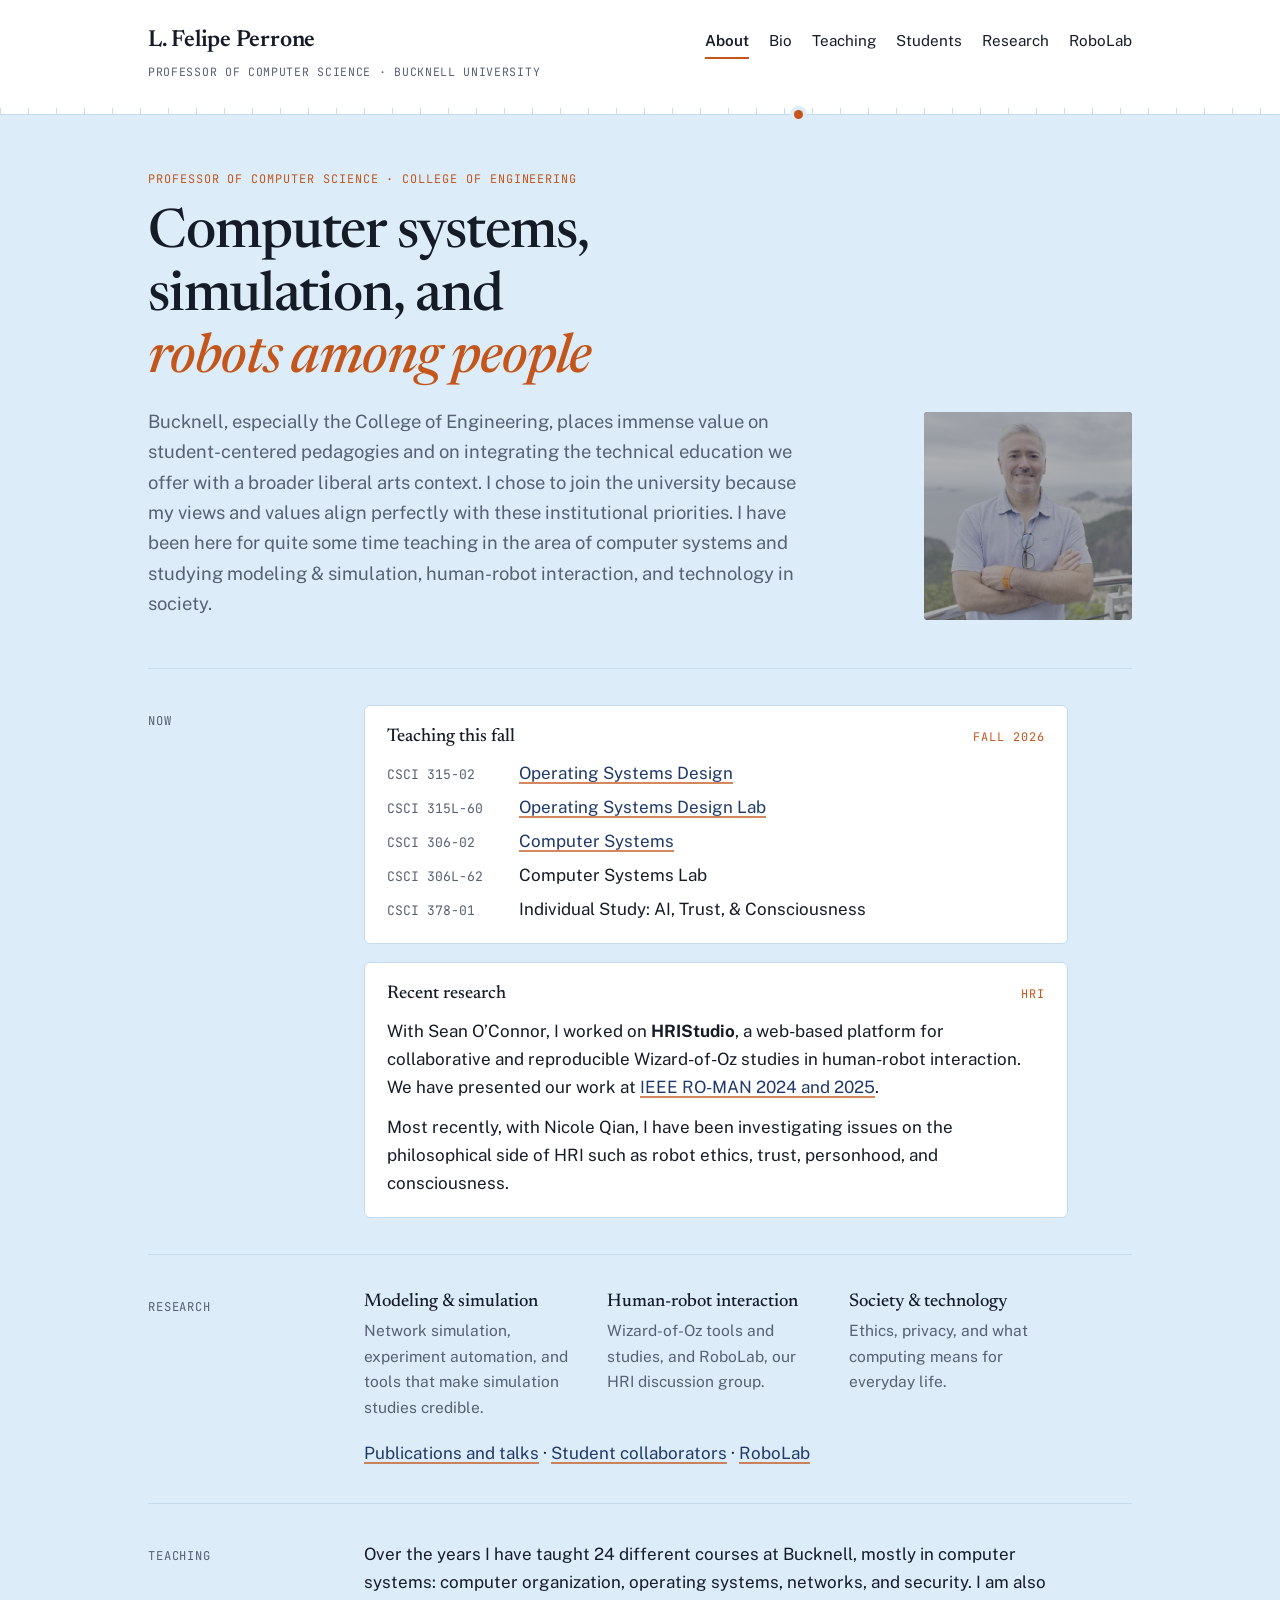
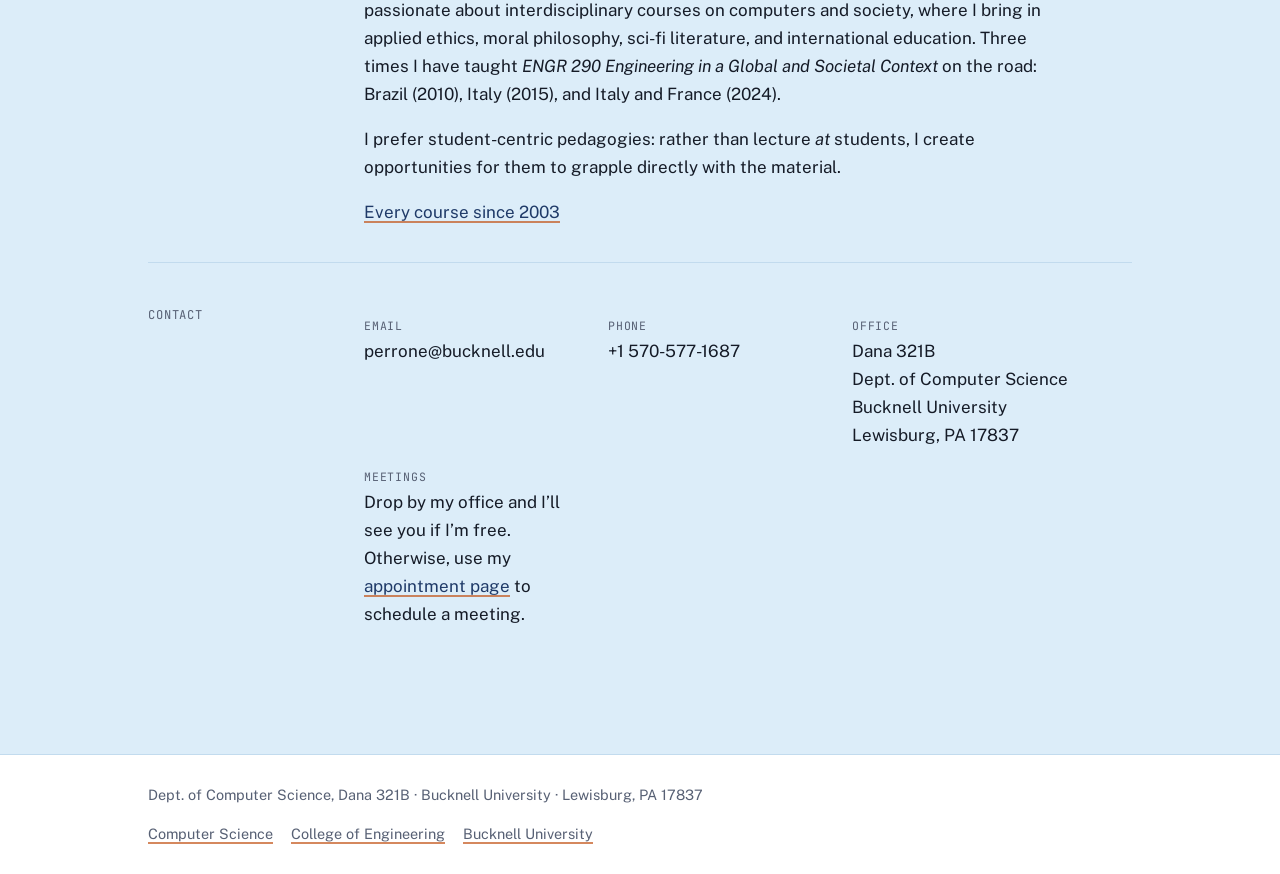
<file: index.html>
<!doctype html>
<html lang="en">
<head>
<meta charset="utf-8">
<meta name="viewport" content="width=device-width, initial-scale=1, viewport-fit=cover">
<title>L. Felipe Perrone</title>
<meta name="claude:viewport-fit-sides" content="cover">
<meta name="description" content="L. Felipe Perrone, Professor of Computer Science at Bucknell University: teaching, research, students, and RoboLab.">
<link rel="preconnect" href="https://fonts.googleapis.com"><link rel="preconnect" href="https://fonts.gstatic.com" crossorigin><link rel="stylesheet" href="https://fonts.googleapis.com/css2?family=JetBrains+Mono:wght@400;600&family=Newsreader:ital,opsz,wght@0,6..72,400;0,6..72,500;0,6..72,600;1,6..72,400;1,6..72,500&family=Public+Sans:ital,wght@0,400;0,600;1,400&display=swap">
<link rel="stylesheet" href="style.css">
</head>
<body>
<a class="skip" href="#content">Skip to content</a>
<header class="site-header">
  <div class="wrap">
    <a class="brand" href="index.html">
      <span class="brand-name">L. Felipe Perrone</span>
      <span class="brand-role">Professor of Computer Science · Bucknell University</span>
    </a>
    <nav class="nav" aria-label="Main"><a href="index.html" aria-current="page">About</a><a href="bio/index.html">Bio</a><a href="teaching/index.html">Teaching</a><a href="students/index.html">Students</a><a href="research/index.html">Research</a><a href="robolab/index.html">RoboLab</a></nav>
  </div>
  <div class="trace" style="--event:62%" aria-hidden="true"></div>
</header>
<main id="content" class="wrap">

<div class="hero">
  <div>
    <span class="eyebrow">Professor of Computer Science · College of Engineering</span>
    <h1 style="margin-top:12px">Computer systems, simulation, and <em>robots among people</em></h1>
    <p class="lede">Bucknell, especially the College of Engineering, places immense value on student-centered pedagogies and on integrating the technical education we offer with a broader liberal arts context. I chose to join the university because my views and values align perfectly with these institutional priorities. I have been here for quite some time teaching in the area of computer systems and studying modeling &amp; simulation, human-robot interaction, and technology in society.</p>
  </div>
  <figure class="portrait" style="margin:0" aria-label="Portrait of L. Felipe Perrone">
    <span class="mono-gram" aria-hidden="true">LFP</span>
    <img src="img/portrait.png" alt="L. Felipe Perrone" onerror="this.remove()">
  </figure>
</div>
<section class="section"><div class="label">Now</div><div class="body"><div class="now">
  <div class="now-head"><h3>Teaching this fall</h3><span class="eyebrow">Fall 2026</span></div>
  <ul class="courses"><li><span class="code">CSCI 315-02</span><a href="https://csci31501fa2026.courses.bucknell.edu/">Operating Systems Design</a></li><li><span class="code">CSCI 315L-60</span><a href="https://csci31501fa2026.courses.bucknell.edu/lab/">Operating Systems Design Lab</a></li><li><span class="code">CSCI 306-02</span><a href="https://csci.courses.bucknell.edu/306/csci-306-fall-2026/">Computer Systems</a></li><li><span class="code">CSCI 306L-62</span>Computer Systems Lab</li><li><span class="code">CSCI 378-01</span>Individual Study: AI, Trust, &amp; Consciousness</li></ul>
</div>
<div class="now">
  <div class="now-head"><h3>Recent research</h3><span class="eyebrow">HRI</span></div>
  <p>With Sean O’Connor, I worked on <strong>HRIStudio</strong>, a web-based platform for collaborative and reproducible Wizard-of-Oz studies in human-robot interaction. We have presented our work at <a href="research/index.html">IEEE RO-MAN 2024 and 2025</a>.</p>
  <p>Most recently, with Nicole Qian, I have been investigating issues on the philosophical side of HRI such as robot ethics, trust, personhood, and consciousness.</p>
</div></div></section>
<section class="section"><div class="label">Research</div><div class="body"><div class="interests">
<div><h3>Modeling &amp; simulation</h3><p>Network simulation, experiment automation, and tools that make simulation studies credible.</p></div>
<div><h3>Human-robot interaction</h3><p>Wizard-of-Oz tools and studies, and RoboLab, our HRI discussion group.</p></div>
<div><h3>Society &amp; technology</h3><p>Ethics, privacy, and what computing means for everyday life.</p></div>
</div>
<p><a href="research/index.html">Publications and talks</a> · <a href="students/index.html">Student collaborators</a> · <a href="robolab/index.html">RoboLab</a></p></div></section>
<section class="section"><div class="label">Teaching</div><div class="body"><div class="prose">
<p>Over the years I have taught 24 different courses at Bucknell, mostly in computer systems: computer organization, operating systems, networks, and security. I am also passionate about interdisciplinary courses on computers and society, where I bring in applied ethics, moral philosophy, sci-fi literature, and international education. Three times I have taught <em>ENGR 290 Engineering in a Global and Societal Context</em> on the road: Brazil (2010), Italy (2015), and Italy and France (2024).</p>
<p>I prefer student-centric pedagogies: rather than lecture <em>at</em> students, I create opportunities for them to grapple directly with the material.</p>
<p><a href="teaching/index.html">Every course since 2003</a></p>
</div></div></section>
<section class="section"><div class="label">Contact</div><div class="body"><dl class="contact">
  <div><dt>Email</dt><dd>perrone@bucknell.edu</dd></div>
  <div><dt>Phone</dt><dd>+1 570-577-1687</dd></div>
  <div><dt>Office</dt><dd>Dana 321B<br>Dept. of Computer Science<br>Bucknell University<br>Lewisburg, PA 17837</dd></div>
  <div><dt>Meetings</dt><dd>Drop by my office and I’ll see you if I’m free. Otherwise, use my <a href="https://calendar.app.google/irtsYoTNyjLMaGVE6">appointment page</a> to schedule a meeting.</dd></div>
</dl></div></section>

</main>
<footer class="site-footer">
  <div class="wrap">
    <div>Dept. of Computer Science, Dana 321B · Bucknell University · Lewisburg, PA 17837</div>
    <ul>
      <li><a href="https://www.bucknell.edu/academics/college-arts-sciences/academic-departments-programs/computer-science">Computer Science</a></li>
      <li><a href="https://www.bucknell.edu/academics/college-engineering">College of Engineering</a></li>
      <li><a href="https://www.bucknell.edu">Bucknell University</a></li>
    </ul>
  </div>
</footer>
</body>
</html>
</file>
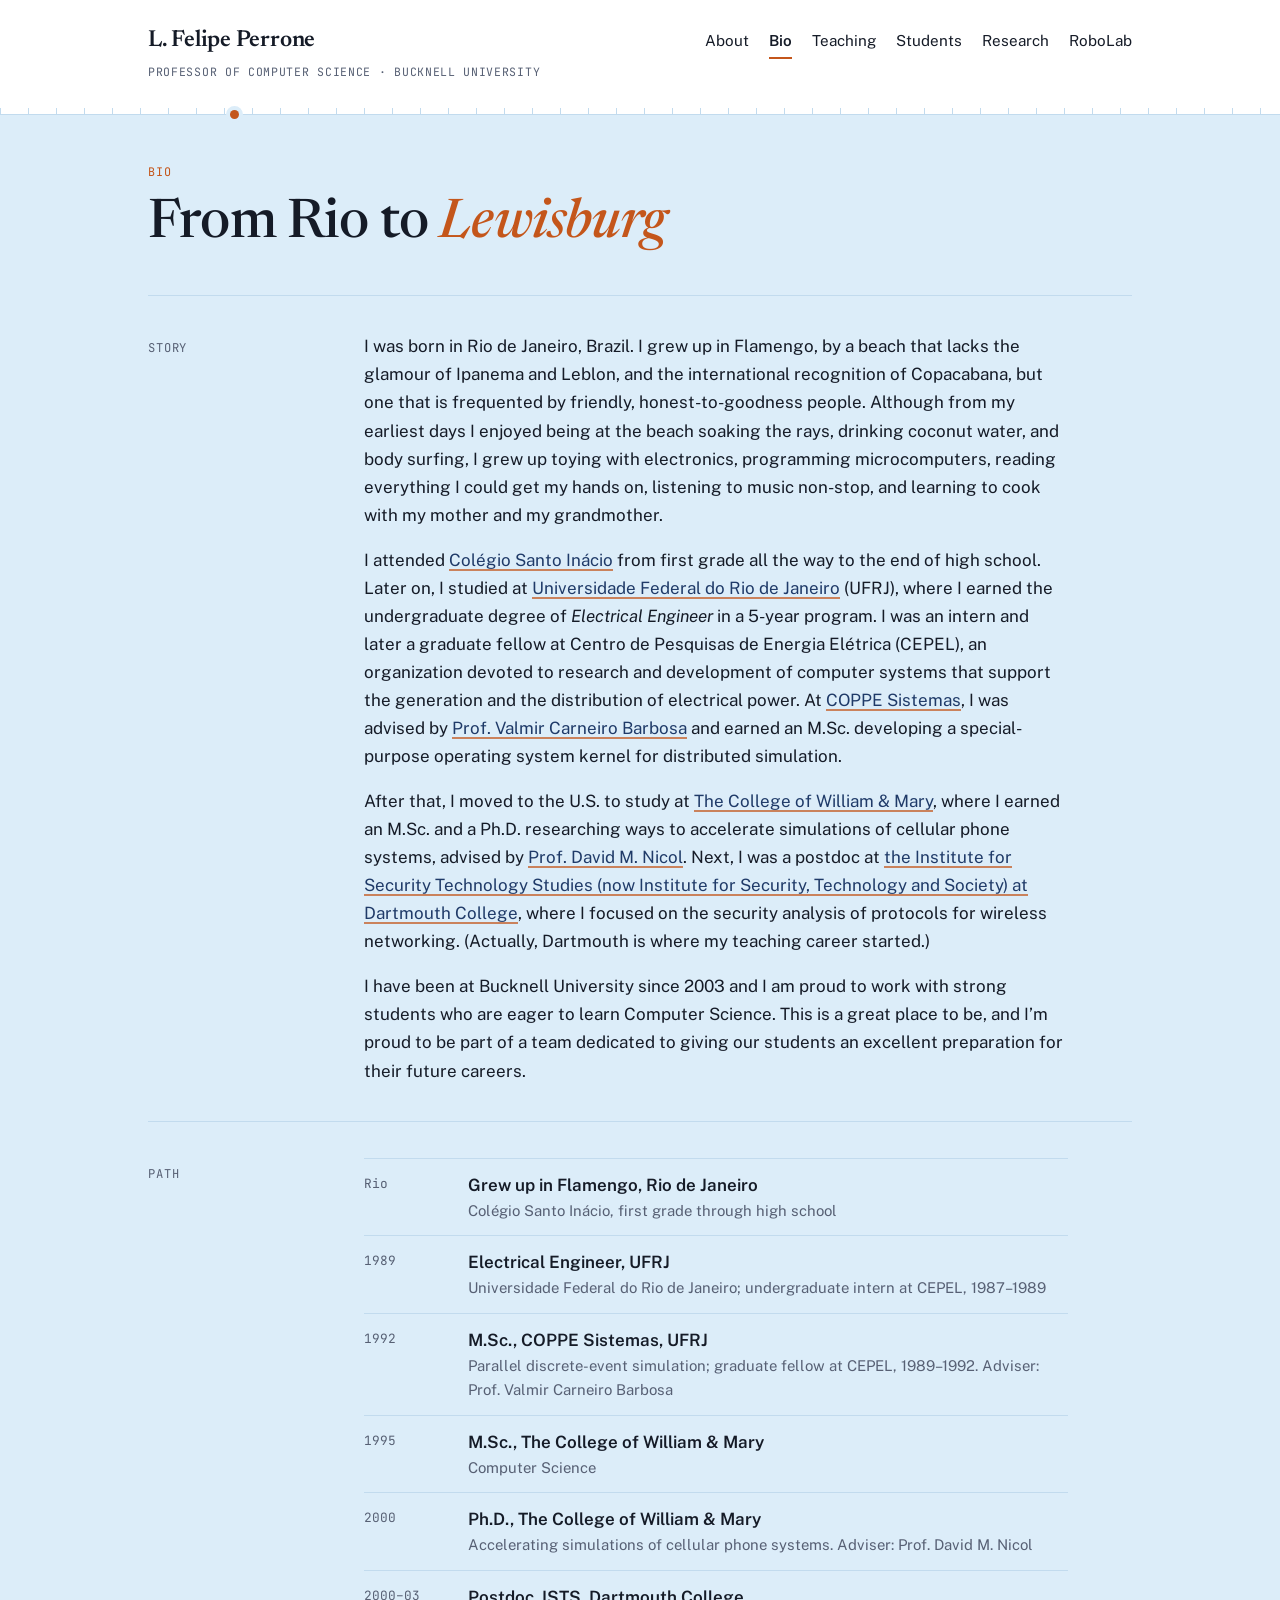
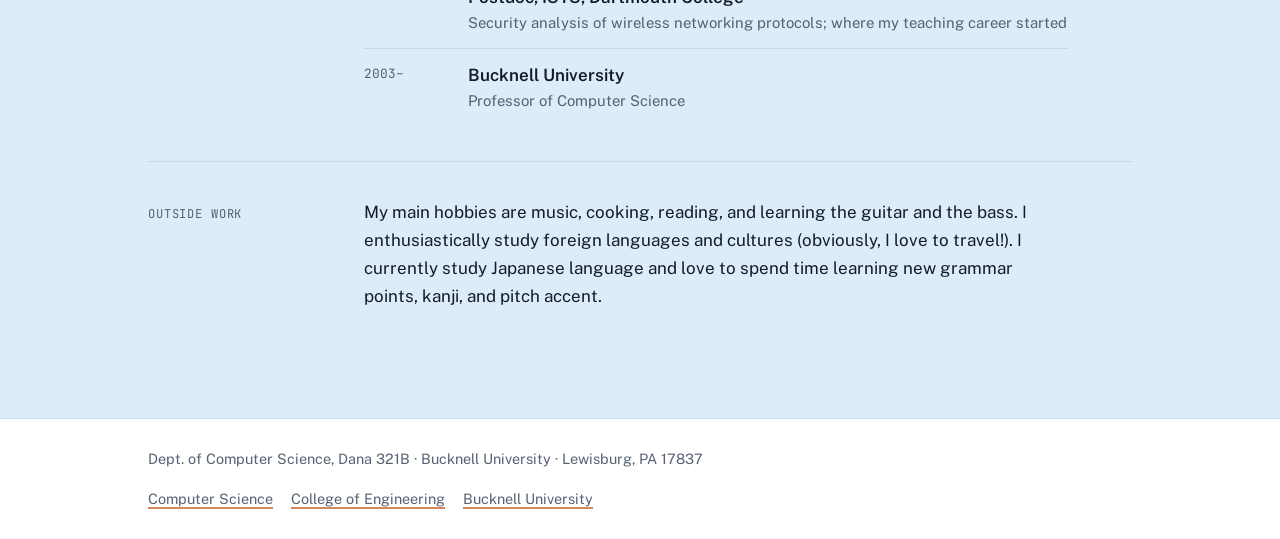
<file: bio/index.html>
<!doctype html>
<html lang="en">
<head>
<meta charset="utf-8">
<meta name="viewport" content="width=device-width, initial-scale=1, viewport-fit=cover">
<title>Bio · L. Felipe Perrone</title>
<meta name="claude:viewport-fit-sides" content="cover">
<meta name="description" content="Biography of L. Felipe Perrone, Professor of Computer Science at Bucknell University.">
<link rel="preconnect" href="https://fonts.googleapis.com"><link rel="preconnect" href="https://fonts.gstatic.com" crossorigin><link rel="stylesheet" href="https://fonts.googleapis.com/css2?family=JetBrains+Mono:wght@400;600&family=Newsreader:ital,opsz,wght@0,6..72,400;0,6..72,500;0,6..72,600;1,6..72,400;1,6..72,500&family=Public+Sans:ital,wght@0,400;0,600;1,400&display=swap">
<link rel="stylesheet" href="../style.css">
</head>
<body>
<a class="skip" href="#content">Skip to content</a>
<header class="site-header">
  <div class="wrap">
    <a class="brand" href="../index.html">
      <span class="brand-name">L. Felipe Perrone</span>
      <span class="brand-role">Professor of Computer Science · Bucknell University</span>
    </a>
    <nav class="nav" aria-label="Main"><a href="../index.html">About</a><a href="../bio/index.html" aria-current="page">Bio</a><a href="../teaching/index.html">Teaching</a><a href="../students/index.html">Students</a><a href="../research/index.html">Research</a><a href="../robolab/index.html">RoboLab</a></nav>
  </div>
  <div class="trace" style="--event:18%" aria-hidden="true"></div>
</header>
<main id="content" class="wrap">

<div class="page-head">
  <span class="eyebrow">Bio</span>
  <h1>From Rio to <em>Lewisburg</em></h1>
</div>
<section class="section"><div class="label">Story</div><div class="body"><div class="prose">
<p>I was born in Rio de Janeiro, Brazil. I grew up in Flamengo, by a beach that lacks the glamour of Ipanema and Leblon, and the international recognition of Copacabana, but one that is frequented by friendly, honest-to-goodness people. Although from my earliest days I enjoyed being at the beach soaking the rays, drinking coconut water, and body surfing, I grew up toying with electronics, programming microcomputers, reading everything I could get my hands on, listening to music non-stop, and learning to cook with my mother and my grandmother.</p>
<p>I attended <a href="https://www.santoinacio-rio.com.br/">Colégio Santo Inácio</a> from first grade all the way to the end of high school. Later on, I studied at <a href="https://ufrj.br/en/">Universidade Federal do Rio de Janeiro</a> (UFRJ), where I earned the undergraduate degree of <em>Electrical Engineer</em> in a 5-year program. I was an intern and later a graduate fellow at Centro de Pesquisas de Energia Elétrica (CEPEL), an organization devoted to research and development of computer systems that support the generation and the distribution of electrical power. At <a href="https://www.cos.ufrj.br">COPPE Sistemas</a>, I was advised by <a href="https://www.abc.org.br/membro/valmir-carneiro-barbosa/">Prof. Valmir Carneiro Barbosa</a> and earned an M.Sc. developing a special-purpose operating system kernel for distributed simulation.</p>
<p>After that, I moved to the U.S. to study at <a href="https://www.wm.edu/as/computerscience/">The College of William &amp; Mary</a>, where I earned an M.Sc. and a Ph.D. researching ways to accelerate simulations of cellular phone systems, advised by <a href="http://dmnicol.web.engr.illinois.edu">Prof. David M. Nicol</a>. Next, I was a postdoc at <a href="https://ists.dartmouth.edu/">the Institute for Security Technology Studies (now Institute for Security, Technology and Society) at Dartmouth College</a>, where I focused on the security analysis of protocols for wireless networking. (Actually, Dartmouth is where my teaching career started.)</p>
<p>I have been at Bucknell University since 2003 and I am proud to work with strong students who are eager to learn Computer Science. This is a great place to be, and I’m proud to be part of a team dedicated to giving our students an excellent preparation for their future careers.</p>
</div></div></section>
<section class="section"><div class="label">Path</div><div class="body"><ol class="path"><li><span class="when">Rio</span><div><strong>Grew up in Flamengo, Rio de Janeiro</strong><span class="where">Colégio Santo Inácio, first grade through high school</span></div></li><li><span class="when">1989</span><div><strong>Electrical Engineer, UFRJ</strong><span class="where">Universidade Federal do Rio de Janeiro; undergraduate intern at CEPEL, 1987–1989</span></div></li><li><span class="when">1992</span><div><strong>M.Sc., COPPE Sistemas, UFRJ</strong><span class="where">Parallel discrete-event simulation; graduate fellow at CEPEL, 1989–1992. Adviser: Prof. Valmir Carneiro Barbosa</span></div></li><li><span class="when">1995</span><div><strong>M.Sc., The College of William &amp; Mary</strong><span class="where">Computer Science</span></div></li><li><span class="when">2000</span><div><strong>Ph.D., The College of William &amp; Mary</strong><span class="where">Accelerating simulations of cellular phone systems. Adviser: Prof. David M. Nicol</span></div></li><li><span class="when">2000–03</span><div><strong>Postdoc, ISTS, Dartmouth College</strong><span class="where">Security analysis of wireless networking protocols; where my teaching career started</span></div></li><li><span class="when">2003–</span><div><strong>Bucknell University</strong><span class="where">Professor of Computer Science</span></div></li></ol></div></section>
<section class="section"><div class="label">Outside work</div><div class="body"><p>My main hobbies are music, cooking, reading, and learning the guitar and the bass. I enthusiastically study foreign languages and cultures (obviously, I love to travel!). I currently study Japanese language and love to spend time learning new grammar points, kanji, and pitch accent.</p></div></section>

</main>
<footer class="site-footer">
  <div class="wrap">
    <div>Dept. of Computer Science, Dana 321B · Bucknell University · Lewisburg, PA 17837</div>
    <ul>
      <li><a href="https://www.bucknell.edu/academics/college-arts-sciences/academic-departments-programs/computer-science">Computer Science</a></li>
      <li><a href="https://www.bucknell.edu/academics/college-engineering">College of Engineering</a></li>
      <li><a href="https://www.bucknell.edu">Bucknell University</a></li>
    </ul>
  </div>
</footer>
</body>
</html>
</file>
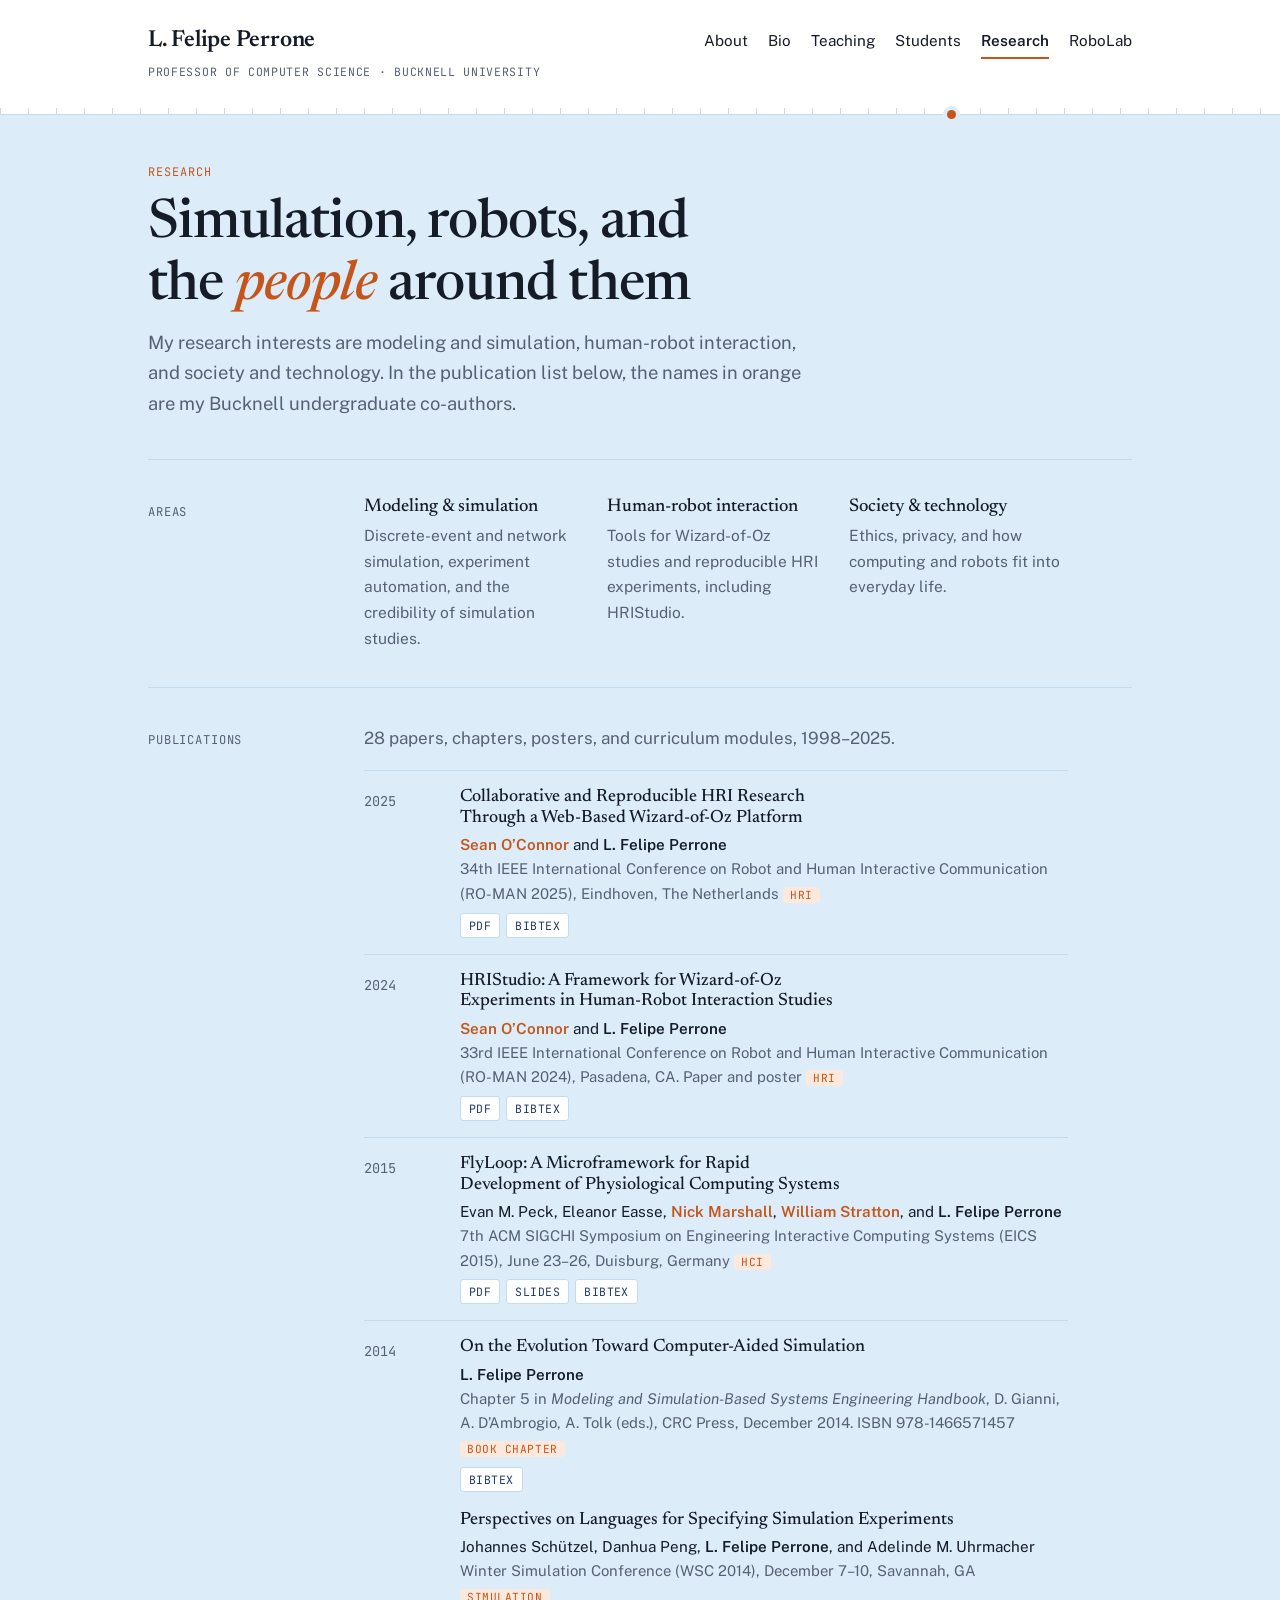
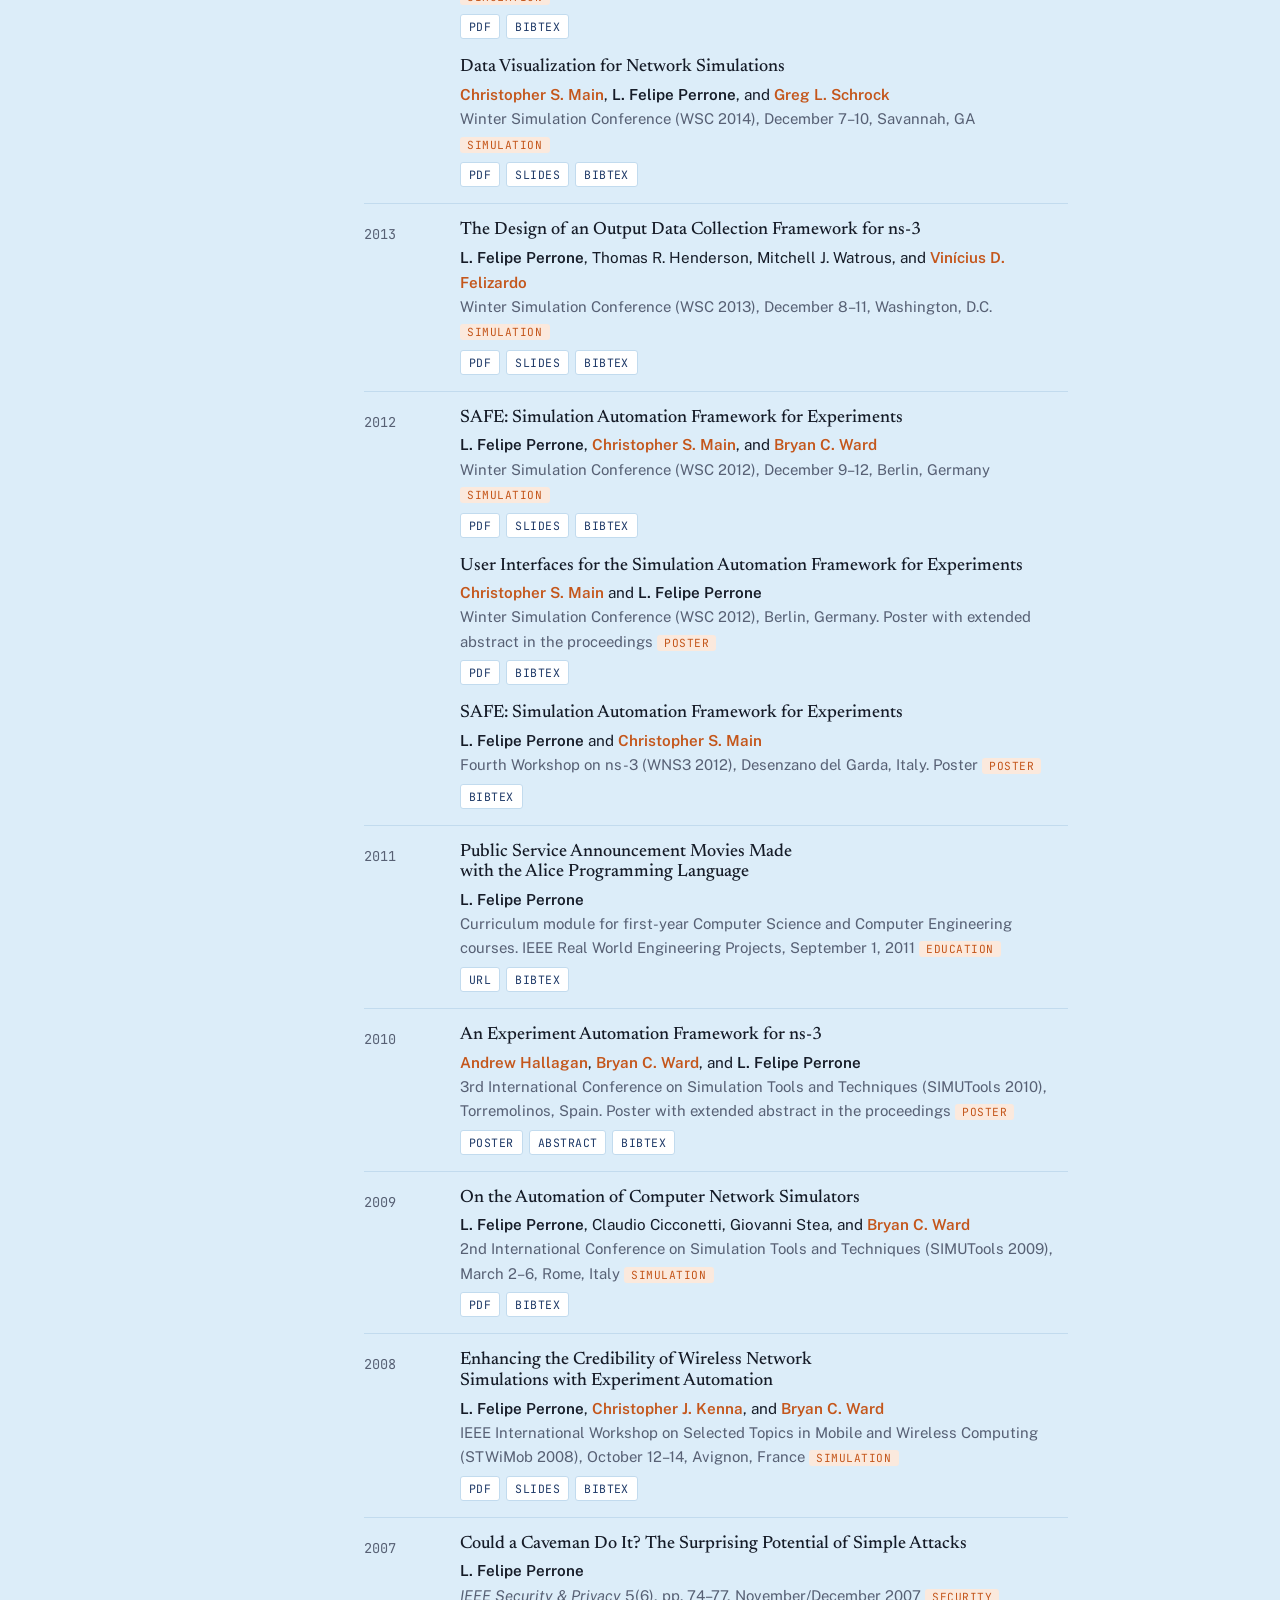
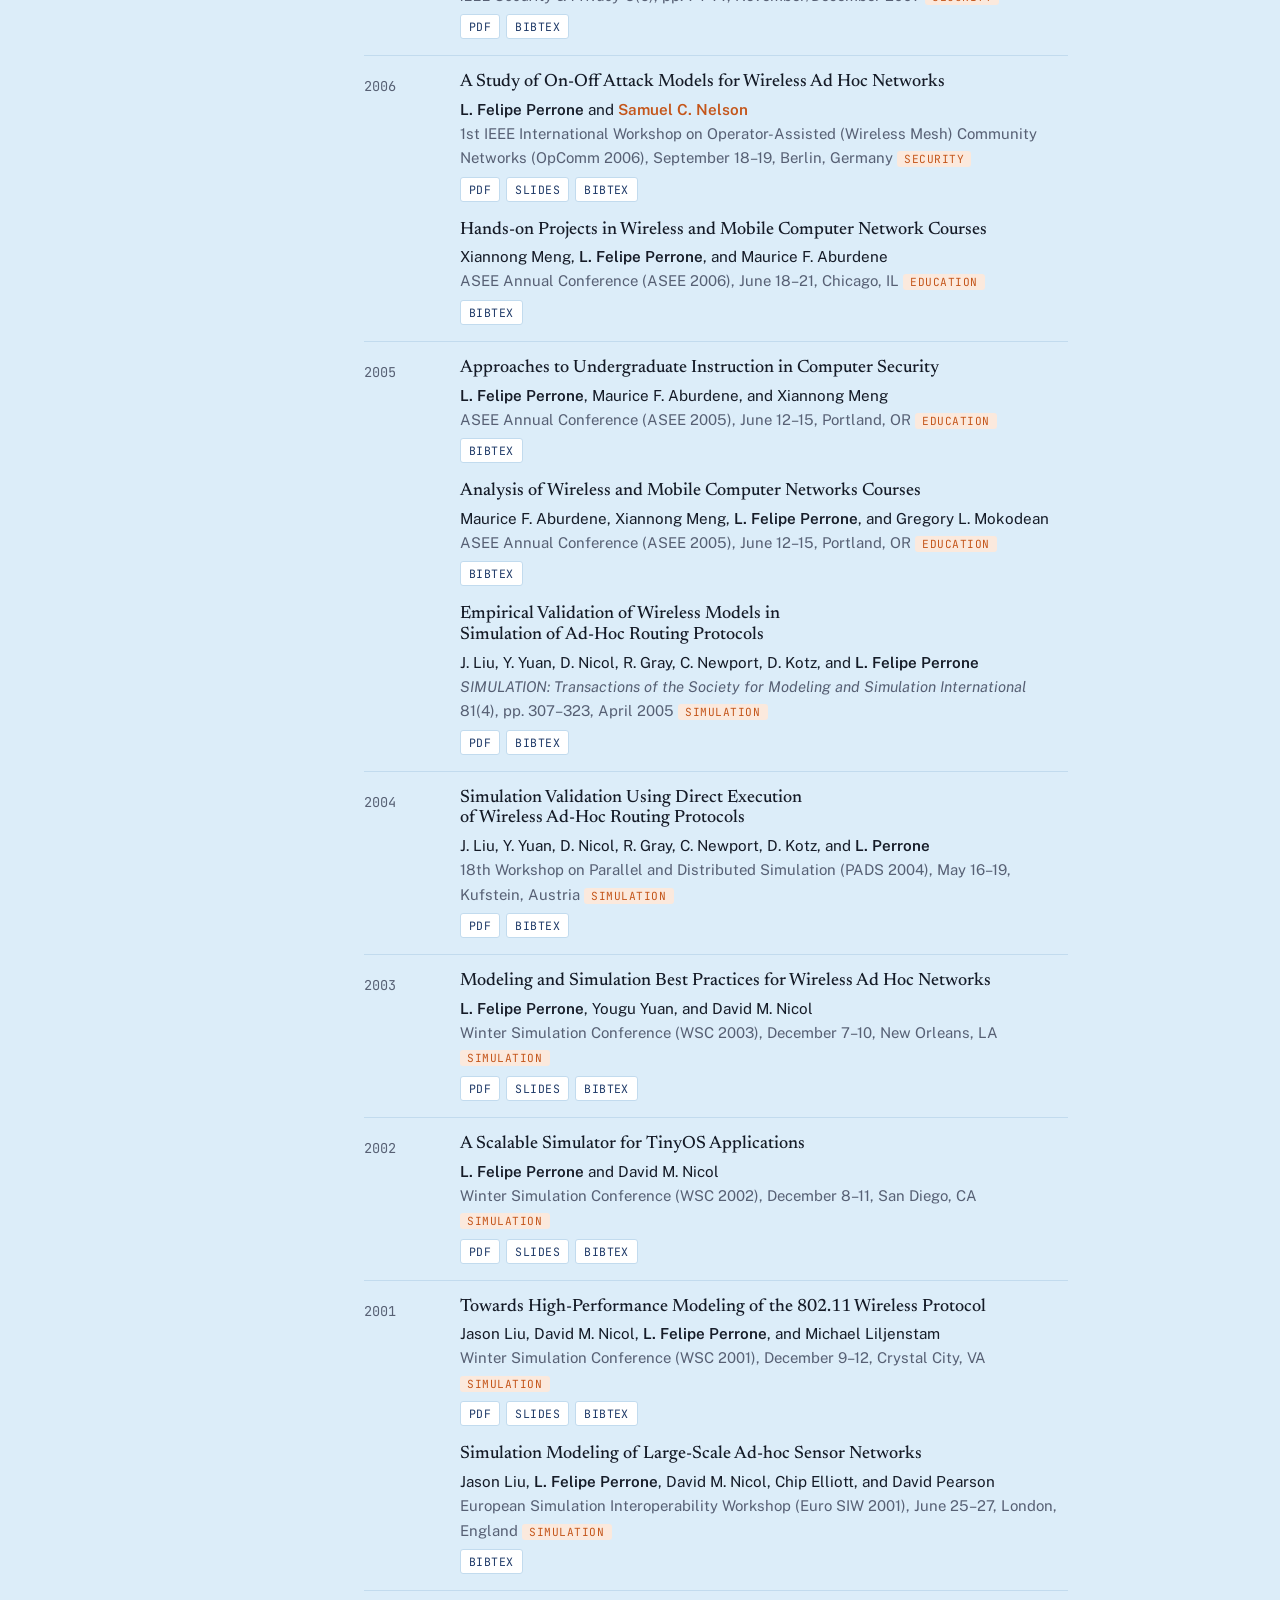
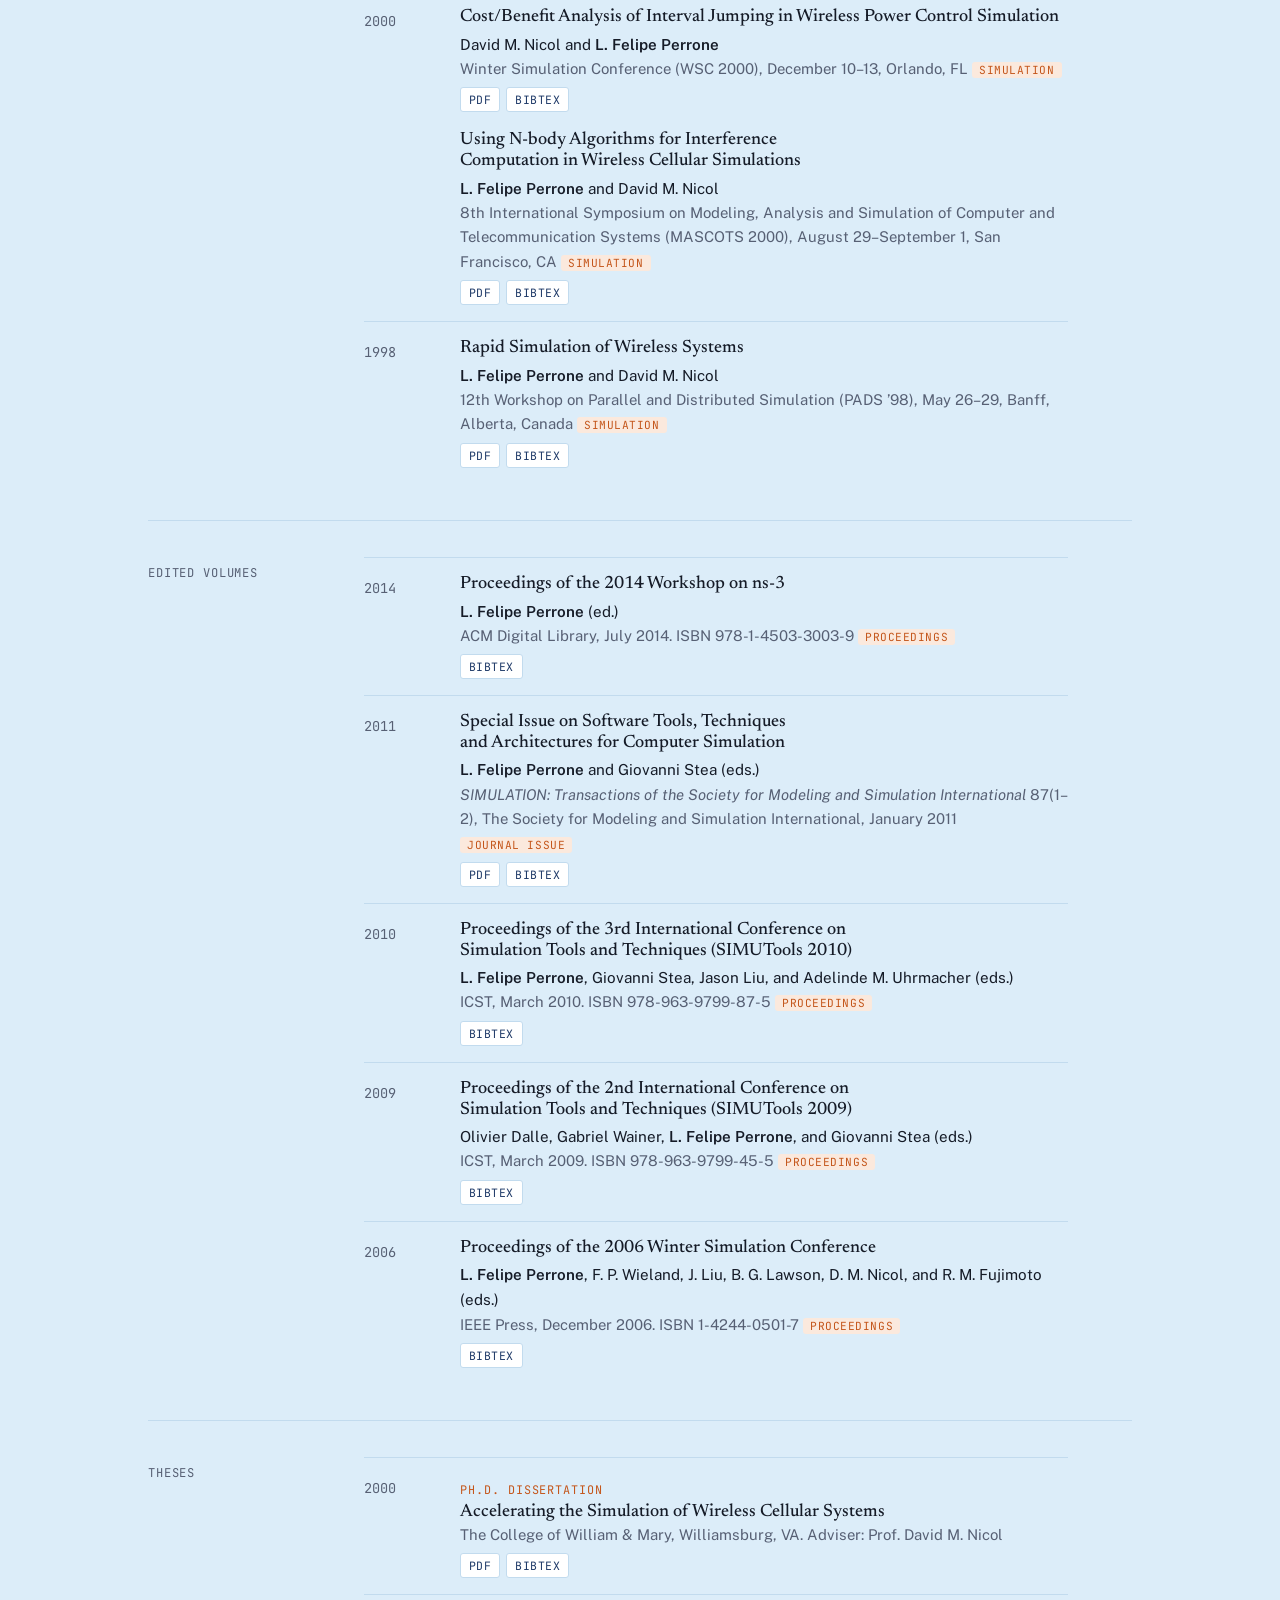
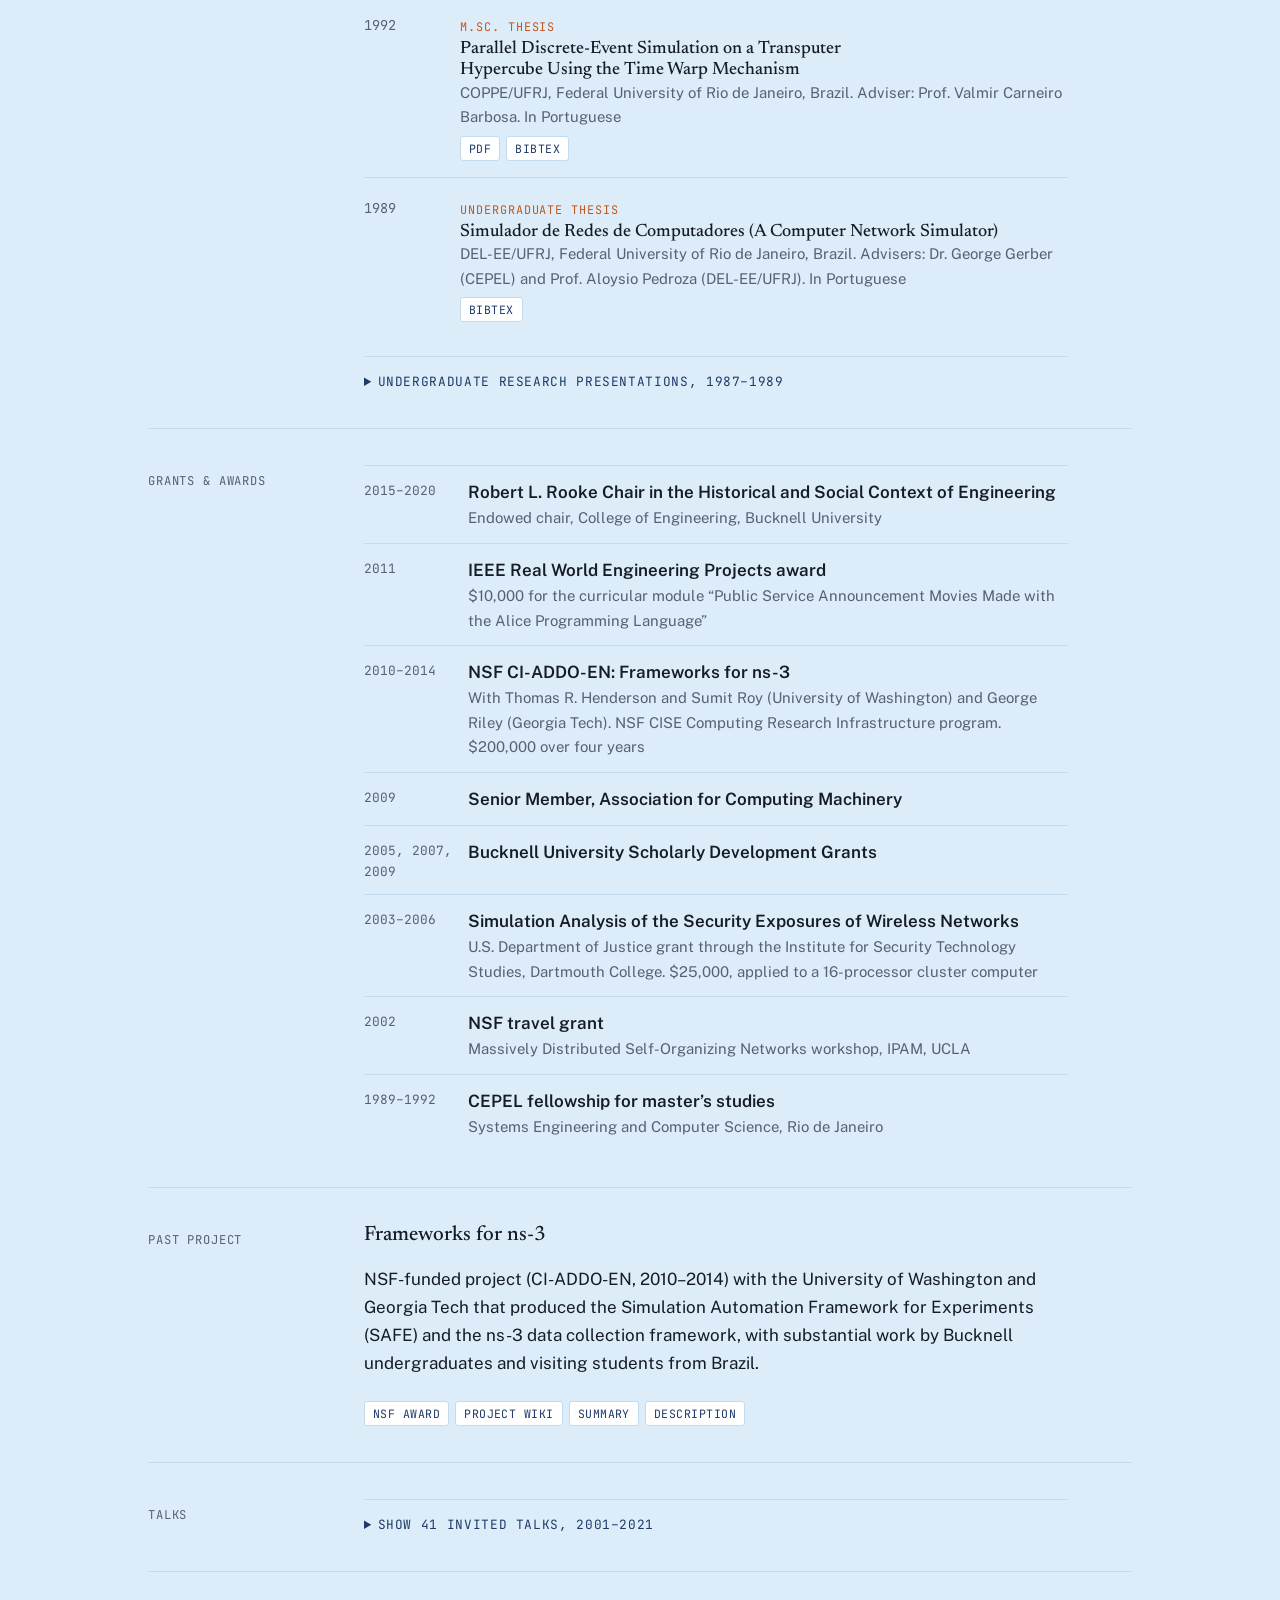
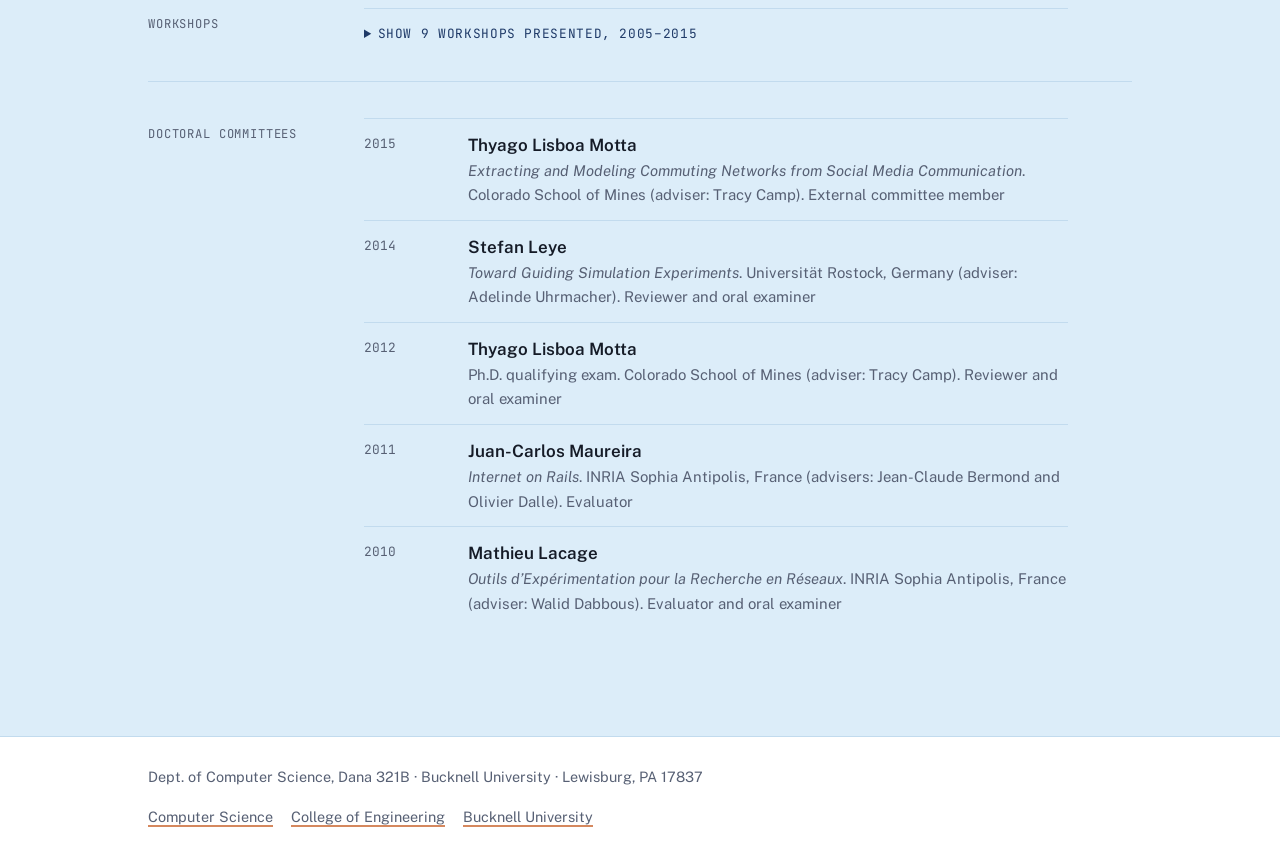
<file: research/index.html>
<!doctype html>
<html lang="en">
<head>
<meta charset="utf-8">
<meta name="viewport" content="width=device-width, initial-scale=1, viewport-fit=cover">
<title>Research · L. Felipe Perrone</title>
<meta name="claude:viewport-fit-sides" content="cover">
<meta name="description" content="Research and publications of L. Felipe Perrone: modeling and simulation, human-robot interaction, society and technology.">
<link rel="preconnect" href="https://fonts.googleapis.com"><link rel="preconnect" href="https://fonts.gstatic.com" crossorigin><link rel="stylesheet" href="https://fonts.googleapis.com/css2?family=JetBrains+Mono:wght@400;600&family=Newsreader:ital,opsz,wght@0,6..72,400;0,6..72,500;0,6..72,600;1,6..72,400;1,6..72,500&family=Public+Sans:ital,wght@0,400;0,600;1,400&display=swap">
<link rel="stylesheet" href="../style.css">
</head>
<body>
<a class="skip" href="#content">Skip to content</a>
<header class="site-header">
  <div class="wrap">
    <a class="brand" href="../index.html">
      <span class="brand-name">L. Felipe Perrone</span>
      <span class="brand-role">Professor of Computer Science · Bucknell University</span>
    </a>
    <nav class="nav" aria-label="Main"><a href="../index.html">About</a><a href="../bio/index.html">Bio</a><a href="../teaching/index.html">Teaching</a><a href="../students/index.html">Students</a><a href="../research/index.html" aria-current="page">Research</a><a href="../robolab/index.html">RoboLab</a></nav>
  </div>
  <div class="trace" style="--event:74%" aria-hidden="true"></div>
</header>
<main id="content" class="wrap">

<div class="page-head">
  <span class="eyebrow">Research</span>
  <h1>Simulation, robots, and the <em>people</em> around them</h1>
  <p class="lede">My research interests are modeling and simulation, human-robot interaction, and society and technology. In the publication list below, the names in orange are my Bucknell undergraduate co-authors.</p>
</div>
<section class="section"><div class="label">Areas</div><div class="body"><div class="interests">
<div><h3>Modeling &amp; simulation</h3><p>Discrete-event and network simulation, experiment automation, and the credibility of simulation studies.</p></div>
<div><h3>Human-robot interaction</h3><p>Tools for Wizard-of-Oz studies and reproducible HRI experiments, including HRIStudio.</p></div>
<div><h3>Society &amp; technology</h3><p>Ethics, privacy, and how computing and robots fit into everyday life.</p></div>
</div></div></section>
<section class="section"><div class="label">Publications</div><div class="body"><p class="muted">28 papers, chapters, posters, and curriculum modules, 1998–2025.</p><div class="pubs"><div class="pub-year"><div class="y">2025</div><div class="items"><article class="pub"><h3>Collaborative and Reproducible HRI Research Through a Web-Based Wizard-of-Oz Platform</h3><p class="authors"><span class="student" title="Bucknell student co-author">Sean O’Connor</span> and <strong>L. Felipe Perrone</strong></p><p class="venue">34th IEEE International Conference on Robot and Human Interactive Communication (RO-MAN 2025), Eindhoven, The Netherlands <span class="tag">HRI</span></p><div class="links"><a class="chip" href="https://ieeexplore.ieee.org/document/11217624">PDF</a><button type="button" class="chip bib-toggle" aria-expanded="false" aria-controls="oconnor2025collaborative">BibTeX</button></div><div class="bib" id="oconnor2025collaborative" hidden><pre><code>@inproceedings{oconnor2025collaborative,
  author    = {Sean O&#x27;Connor and L. Felipe Perrone},
  title     = {Collaborative and Reproducible {HRI} Research Through a Web-Based {Wizard-of-Oz} Platform},
  booktitle = {Proceedings of the 34th IEEE International Conference on Robot and Human Interactive Communication (RO-MAN)},
  address   = {Eindhoven, The Netherlands},
  publisher = {IEEE},
  year      = {2025}
}</code></pre><button type="button" class="chip copy-bib" data-target="oconnor2025collaborative">Copy</button></div></article></div></div><div class="pub-year"><div class="y">2024</div><div class="items"><article class="pub"><h3>HRIStudio: A Framework for Wizard-of-Oz Experiments in Human-Robot Interaction Studies</h3><p class="authors"><span class="student" title="Bucknell student co-author">Sean O’Connor</span> and <strong>L. Felipe Perrone</strong></p><p class="venue">33rd IEEE International Conference on Robot and Human Interactive Communication (RO-MAN 2024), Pasadena, CA. Paper and poster <span class="tag">HRI</span></p><div class="links"><a class="chip" href="https://www.eg.bucknell.edu/~perrone/wp-content/uploads/2024/08/ro-man2024.pdf">PDF</a><button type="button" class="chip bib-toggle" aria-expanded="false" aria-controls="oconnor2024hristudio">BibTeX</button></div><div class="bib" id="oconnor2024hristudio" hidden><pre><code>@inproceedings{oconnor2024hristudio,
  author    = {Sean O&#x27;Connor and L. Felipe Perrone},
  title     = {{HRIStudio}: {A} Framework for {Wizard-of-Oz} Experiments in Human-Robot Interaction Studies},
  booktitle = {Proceedings of the 33rd IEEE International Conference on Robot and Human Interactive Communication (RO-MAN)},
  address   = {Pasadena, CA, USA},
  publisher = {IEEE},
  year      = {2024}
}</code></pre><button type="button" class="chip copy-bib" data-target="oconnor2024hristudio">Copy</button></div></article></div></div><div class="pub-year"><div class="y">2015</div><div class="items"><article class="pub"><h3>FlyLoop: A Microframework for Rapid Development of Physiological Computing Systems</h3><p class="authors">Evan M. Peck, Eleanor Easse, <span class="student" title="Bucknell student co-author">Nick Marshall</span>, <span class="student" title="Bucknell student co-author">William Stratton</span>, and <strong>L. Felipe Perrone</strong></p><p class="venue">7th ACM SIGCHI Symposium on Engineering Interactive Computing Systems (EICS 2015), June 23–26, Duisburg, Germany <span class="tag">HCI</span></p><div class="links"><a class="chip" href="https://www.eg.bucknell.edu/~perrone/wp-content/uploads/2015/06/flyloop_eics2015.pdf">PDF</a><a class="chip" href="https://www.eg.bucknell.edu/~perrone/wp-content/uploads/2015/06/eics2015-slides.pdf">Slides</a><button type="button" class="chip bib-toggle" aria-expanded="false" aria-controls="peck2015flyloop">BibTeX</button></div><div class="bib" id="peck2015flyloop" hidden><pre><code>@inproceedings{peck2015flyloop,
  author    = {Evan M. Peck and Eleanor Easse and Nick Marshall and William Stratton and L. Felipe Perrone},
  title     = {{FlyLoop}: {A} Microframework for Rapid Development of Physiological Computing Systems},
  booktitle = {Proceedings of the 7th ACM SIGCHI Symposium on Engineering Interactive Computing Systems (EICS)},
  address   = {Duisburg, Germany},
  publisher = {ACM},
  year      = {2015},
  month     = jun
}</code></pre><button type="button" class="chip copy-bib" data-target="peck2015flyloop">Copy</button></div></article></div></div><div class="pub-year"><div class="y">2014</div><div class="items"><article class="pub"><h3>On the Evolution Toward Computer-Aided Simulation</h3><p class="authors"><strong>L. Felipe Perrone</strong></p><p class="venue">Chapter 5 in <em>Modeling and Simulation-Based Systems Engineering Handbook</em>, D. Gianni, A. D’Ambrogio, A. Tolk (eds.), CRC Press, December 2014. ISBN 978-1466571457 <span class="tag">Book chapter</span></p><div class="links"><button type="button" class="chip bib-toggle" aria-expanded="false" aria-controls="perrone2014evolution">BibTeX</button></div><div class="bib" id="perrone2014evolution" hidden><pre><code>@incollection{perrone2014evolution,
  author    = {L. Felipe Perrone},
  editor    = {Daniele Gianni and Andrea D&#x27;Ambrogio and Andreas Tolk},
  title     = {On the Evolution Toward Computer-Aided Simulation},
  booktitle = {Modeling and Simulation-Based Systems Engineering Handbook},
  chapter   = {5},
  publisher = {CRC Press},
  year      = {2014},
  month     = dec,
  isbn      = {978-1466571457}
}</code></pre><button type="button" class="chip copy-bib" data-target="perrone2014evolution">Copy</button></div></article><article class="pub"><h3>Perspectives on Languages for Specifying Simulation Experiments</h3><p class="authors">Johannes Schützel, Danhua Peng, <strong>L. Felipe Perrone</strong>, and Adelinde M. Uhrmacher</p><p class="venue">Winter Simulation Conference (WSC 2014), December 7–10, Savannah, GA <span class="tag">Simulation</span></p><div class="links"><a class="chip" href="https://www.eg.bucknell.edu/~perrone/wp-content/uploads/2014/12/wsc2014-lang.pdf">PDF</a><button type="button" class="chip bib-toggle" aria-expanded="false" aria-controls="schutzel2014perspectives">BibTeX</button></div><div class="bib" id="schutzel2014perspectives" hidden><pre><code>@inproceedings{schutzel2014perspectives,
  author    = {Johannes Sch{\&quot;u}tzel and Danhua Peng and L. Felipe Perrone and Adelinde M. Uhrmacher},
  title     = {Perspectives on Languages for Specifying Simulation Experiments},
  booktitle = {Proceedings of the 2014 Winter Simulation Conference},
  address   = {Savannah, GA, USA},
  publisher = {IEEE},
  year      = {2014},
  month     = dec
}</code></pre><button type="button" class="chip copy-bib" data-target="schutzel2014perspectives">Copy</button></div></article><article class="pub"><h3>Data Visualization for Network Simulations</h3><p class="authors"><span class="student" title="Bucknell student co-author">Christopher S. Main</span>, <strong>L. Felipe Perrone</strong>, and <span class="student" title="Bucknell student co-author">Greg L. Schrock</span></p><p class="venue">Winter Simulation Conference (WSC 2014), December 7–10, Savannah, GA <span class="tag">Simulation</span></p><div class="links"><a class="chip" href="https://www.eg.bucknell.edu/~perrone/wp-content/uploads/2014/12/wsc2014-visu-paper.pdf">PDF</a><a class="chip" href="https://www.eg.bucknell.edu/~perrone/wp-content/uploads/2014/12/wsc2014-visu.pdf">Slides</a><button type="button" class="chip bib-toggle" aria-expanded="false" aria-controls="main2014data">BibTeX</button></div><div class="bib" id="main2014data" hidden><pre><code>@inproceedings{main2014data,
  author    = {Christopher S. Main and L. Felipe Perrone and Greg L. Schrock},
  title     = {Data Visualization for Network Simulations},
  booktitle = {Proceedings of the 2014 Winter Simulation Conference},
  address   = {Savannah, GA, USA},
  publisher = {IEEE},
  year      = {2014},
  month     = dec
}</code></pre><button type="button" class="chip copy-bib" data-target="main2014data">Copy</button></div></article></div></div><div class="pub-year"><div class="y">2013</div><div class="items"><article class="pub"><h3>The Design of an Output Data Collection Framework for ns-3</h3><p class="authors"><strong>L. Felipe Perrone</strong>, Thomas R. Henderson, Mitchell J. Watrous, and <span class="student" title="Bucknell student co-author">Vinícius D. Felizardo</span></p><p class="venue">Winter Simulation Conference (WSC 2013), December 8–11, Washington, D.C. <span class="tag">Simulation</span></p><div class="links"><a class="chip" href="https://www.eg.bucknell.edu/~perrone/wp-content/uploads/2010/07/dcf.pdf">PDF</a><a class="chip" href="https://www.eg.bucknell.edu/~perrone/wp-content/uploads/2010/07/wsc2013-dcf.pdf">Slides</a><button type="button" class="chip bib-toggle" aria-expanded="false" aria-controls="perrone2013design">BibTeX</button></div><div class="bib" id="perrone2013design" hidden><pre><code>@inproceedings{perrone2013design,
  author    = {L. Felipe Perrone and Thomas R. Henderson and Mitchell J. Watrous and Vin{\&#x27;\i}cius D. Felizardo},
  title     = {The Design of an Output Data Collection Framework for {ns-3}},
  booktitle = {Proceedings of the 2013 Winter Simulation Conference},
  address   = {Washington, DC, USA},
  publisher = {IEEE},
  year      = {2013},
  month     = dec
}</code></pre><button type="button" class="chip copy-bib" data-target="perrone2013design">Copy</button></div></article></div></div><div class="pub-year"><div class="y">2012</div><div class="items"><article class="pub"><h3>SAFE: Simulation Automation Framework for Experiments</h3><p class="authors"><strong>L. Felipe Perrone</strong>, <span class="student" title="Bucknell student co-author">Christopher S. Main</span>, and <span class="student" title="Bucknell student co-author">Bryan C. Ward</span></p><p class="venue">Winter Simulation Conference (WSC 2012), December 9–12, Berlin, Germany <span class="tag">Simulation</span></p><div class="links"><a class="chip" href="https://www.eg.bucknell.edu/~perrone/wp-content/uploads/2010/07/safe.pdf">PDF</a><a class="chip" href="https://www.eg.bucknell.edu/~perrone/wp-content/uploads/2010/07/wsc2012-slides.pdf">Slides</a><button type="button" class="chip bib-toggle" aria-expanded="false" aria-controls="perrone2012safe">BibTeX</button></div><div class="bib" id="perrone2012safe" hidden><pre><code>@inproceedings{perrone2012safe,
  author    = {L. Felipe Perrone and Christopher S. Main and Bryan C. Ward},
  title     = {{SAFE}: {S}imulation Automation Framework for Experiments},
  booktitle = {Proceedings of the 2012 Winter Simulation Conference},
  address   = {Berlin, Germany},
  publisher = {IEEE},
  year      = {2012},
  month     = dec
}</code></pre><button type="button" class="chip copy-bib" data-target="perrone2012safe">Copy</button></div></article><article class="pub"><h3>User Interfaces for the Simulation Automation Framework for Experiments</h3><p class="authors"><span class="student" title="Bucknell student co-author">Christopher S. Main</span> and <strong>L. Felipe Perrone</strong></p><p class="venue">Winter Simulation Conference (WSC 2012), Berlin, Germany. Poster with extended abstract in the proceedings <span class="tag">Poster</span></p><div class="links"><a class="chip" href="https://www.eg.bucknell.edu/~perrone/wp-content/uploads/2010/07/wsc12poster.pdf">PDF</a><button type="button" class="chip bib-toggle" aria-expanded="false" aria-controls="main2012user">BibTeX</button></div><div class="bib" id="main2012user" hidden><pre><code>@inproceedings{main2012user,
  author    = {Christopher S. Main and L. Felipe Perrone},
  title     = {User Interfaces for the Simulation Automation Framework for Experiments},
  booktitle = {Proceedings of the 2012 Winter Simulation Conference},
  address   = {Berlin, Germany},
  publisher = {IEEE},
  year      = {2012},
  month     = dec,
  note      = {Poster, extended abstract}
}</code></pre><button type="button" class="chip copy-bib" data-target="main2012user">Copy</button></div></article><article class="pub"><h3>SAFE: Simulation Automation Framework for Experiments</h3><p class="authors"><strong>L. Felipe Perrone</strong> and <span class="student" title="Bucknell student co-author">Christopher S. Main</span></p><p class="venue">Fourth Workshop on ns-3 (WNS3 2012), Desenzano del Garda, Italy. Poster <span class="tag">Poster</span></p><div class="links"><button type="button" class="chip bib-toggle" aria-expanded="false" aria-controls="perrone2012safewns3">BibTeX</button></div><div class="bib" id="perrone2012safewns3" hidden><pre><code>@misc{perrone2012safewns3,
  author       = {L. Felipe Perrone and Christopher S. Main},
  title        = {{SAFE}: {S}imulation Automation Framework for Experiments},
  howpublished = {Poster presented at the Fourth Workshop on ns-3 (WNS3), Desenzano del Garda, Italy},
  year         = {2012},
  month        = mar
}</code></pre><button type="button" class="chip copy-bib" data-target="perrone2012safewns3">Copy</button></div></article></div></div><div class="pub-year"><div class="y">2011</div><div class="items"><article class="pub"><h3>Public Service Announcement Movies Made with the Alice Programming Language</h3><p class="authors"><strong>L. Felipe Perrone</strong></p><p class="venue">Curriculum module for first-year Computer Science and Computer Engineering courses. IEEE Real World Engineering Projects, September 1, 2011 <span class="tag">Education</span></p><div class="links"><a class="chip" href="http://www.realworldengineering.org/index.php?page=project&amp;n=1&amp;project=6">URL</a><button type="button" class="chip bib-toggle" aria-expanded="false" aria-controls="perrone2011public">BibTeX</button></div><div class="bib" id="perrone2011public" hidden><pre><code>@misc{perrone2011public,
  author       = {L. Felipe Perrone},
  title        = {Public Service Announcement Movies Made with the {Alice} Programming Language},
  howpublished = {IEEE Real World Engineering Projects},
  year         = {2011},
  month        = sep,
  url          = {http://www.realworldengineering.org/index.php?page=project&amp;n=1&amp;project=6}
}</code></pre><button type="button" class="chip copy-bib" data-target="perrone2011public">Copy</button></div></article></div></div><div class="pub-year"><div class="y">2010</div><div class="items"><article class="pub"><h3>An Experiment Automation Framework for ns-3</h3><p class="authors"><span class="student" title="Bucknell student co-author">Andrew Hallagan</span>, <span class="student" title="Bucknell student co-author">Bryan C. Ward</span>, and <strong>L. Felipe Perrone</strong></p><p class="venue">3rd International Conference on Simulation Tools and Techniques (SIMUTools 2010), Torremolinos, Spain. Poster with extended abstract in the proceedings <span class="tag">Poster</span></p><div class="links"><a class="chip" href="https://www.eg.bucknell.edu/~perrone/research-docs/st2010-poster.pdf">Poster</a><a class="chip" href="https://www.eg.bucknell.edu/~perrone/research-docs/st2010-abstract.pdf">Abstract</a><button type="button" class="chip bib-toggle" aria-expanded="false" aria-controls="hallagan2010experiment">BibTeX</button></div><div class="bib" id="hallagan2010experiment" hidden><pre><code>@inproceedings{hallagan2010experiment,
  author    = {Andrew Hallagan and Bryan C. Ward and L. Felipe Perrone},
  title     = {An Experiment Automation Framework for {ns-3}},
  booktitle = {Proceedings of the 3rd International Conference on Simulation Tools and Techniques (SIMUTools)},
  address   = {Torremolinos, Spain},
  publisher = {ICST},
  year      = {2010},
  note      = {Poster, extended abstract}
}</code></pre><button type="button" class="chip copy-bib" data-target="hallagan2010experiment">Copy</button></div></article></div></div><div class="pub-year"><div class="y">2009</div><div class="items"><article class="pub"><h3>On the Automation of Computer Network Simulators</h3><p class="authors"><strong>L. Felipe Perrone</strong>, Claudio Cicconetti, Giovanni Stea, and <span class="student" title="Bucknell student co-author">Bryan C. Ward</span></p><p class="venue">2nd International Conference on Simulation Tools and Techniques (SIMUTools 2009), March 2–6, Rome, Italy <span class="tag">Simulation</span></p><div class="links"><a class="chip" href="http://portal.acm.org/ft_gateway.cfm?id=1537676&amp;type=pdf">PDF</a><button type="button" class="chip bib-toggle" aria-expanded="false" aria-controls="perrone2009automation">BibTeX</button></div><div class="bib" id="perrone2009automation" hidden><pre><code>@inproceedings{perrone2009automation,
  author    = {L. Felipe Perrone and Claudio Cicconetti and Giovanni Stea and Bryan C. Ward},
  title     = {On the Automation of Computer Network Simulators},
  booktitle = {Proceedings of the 2nd International Conference on Simulation Tools and Techniques (SIMUTools)},
  address   = {Rome, Italy},
  publisher = {ICST},
  year      = {2009},
  month     = mar
}</code></pre><button type="button" class="chip copy-bib" data-target="perrone2009automation">Copy</button></div></article></div></div><div class="pub-year"><div class="y">2008</div><div class="items"><article class="pub"><h3>Enhancing the Credibility of Wireless Network Simulations with Experiment Automation</h3><p class="authors"><strong>L. Felipe Perrone</strong>, <span class="student" title="Bucknell student co-author">Christopher J. Kenna</span>, and <span class="student" title="Bucknell student co-author">Bryan C. Ward</span></p><p class="venue">IEEE International Workshop on Selected Topics in Mobile and Wireless Computing (STWiMob 2008), October 12–14, Avignon, France <span class="tag">Simulation</span></p><div class="links"><a class="chip" href="http://ieeexplore.ieee.org/stamp/stamp.jsp?tp=&amp;arnumber=4654311">PDF</a><a class="chip" href="https://www.eg.bucknell.edu/~perrone/research-docs/stwimob2008-slides.pdf">Slides</a><button type="button" class="chip bib-toggle" aria-expanded="false" aria-controls="perrone2008enhancing">BibTeX</button></div><div class="bib" id="perrone2008enhancing" hidden><pre><code>@inproceedings{perrone2008enhancing,
  author    = {L. Felipe Perrone and Christopher J. Kenna and Bryan C. Ward},
  title     = {Enhancing the Credibility of Wireless Network Simulations with Experiment Automation},
  booktitle = {Proceedings of the IEEE International Workshop on Selected Topics in Mobile and Wireless Computing (STWiMob)},
  address   = {Avignon, France},
  publisher = {IEEE},
  year      = {2008},
  month     = oct
}</code></pre><button type="button" class="chip copy-bib" data-target="perrone2008enhancing">Copy</button></div></article></div></div><div class="pub-year"><div class="y">2007</div><div class="items"><article class="pub"><h3>Could a Caveman Do It? The Surprising Potential of Simple Attacks</h3><p class="authors"><strong>L. Felipe Perrone</strong></p><p class="venue"><em>IEEE Security &amp; Privacy</em> 5(6), pp. 74–77, November/December 2007 <span class="tag">Security</span></p><div class="links"><a class="chip" href="http://ieeexplore.ieee.org/iel5/8013/4402432/04402453.pdf?arnumber=4402453">PDF</a><button type="button" class="chip bib-toggle" aria-expanded="false" aria-controls="perrone2007caveman">BibTeX</button></div><div class="bib" id="perrone2007caveman" hidden><pre><code>@article{perrone2007caveman,
  author  = {L. Felipe Perrone},
  title   = {Could a Caveman Do It? The Surprising Potential of Simple Attacks},
  journal = {IEEE Security \&amp; Privacy},
  volume  = {5},
  number  = {6},
  pages   = {74--77},
  year    = {2007},
  month   = nov
}</code></pre><button type="button" class="chip copy-bib" data-target="perrone2007caveman">Copy</button></div></article></div></div><div class="pub-year"><div class="y">2006</div><div class="items"><article class="pub"><h3>A Study of On-Off Attack Models for Wireless Ad Hoc Networks</h3><p class="authors"><strong>L. Felipe Perrone</strong> and <span class="student" title="Bucknell student co-author">Samuel C. Nelson</span></p><p class="venue">1st IEEE International Workshop on Operator-Assisted (Wireless Mesh) Community Networks (OpComm 2006), September 18–19, Berlin, Germany <span class="tag">Security</span></p><div class="links"><a class="chip" href="http://ieeexplore.ieee.org/stamp/stamp.jsp?tp=&amp;arnumber=4138221">PDF</a><a class="chip" href="https://www.eg.bucknell.edu/~perrone/research-docs/opcomm2006.ppt">Slides</a><button type="button" class="chip bib-toggle" aria-expanded="false" aria-controls="perrone2006study">BibTeX</button></div><div class="bib" id="perrone2006study" hidden><pre><code>@inproceedings{perrone2006study,
  author    = {L. Felipe Perrone and Samuel C. Nelson},
  title     = {A Study of On-Off Attack Models for Wireless Ad Hoc Networks},
  booktitle = {Proceedings of the 1st IEEE International Workshop on Operator-Assisted (Wireless Mesh) Community Networks (OpComm)},
  address   = {Berlin, Germany},
  publisher = {IEEE},
  year      = {2006},
  month     = sep
}</code></pre><button type="button" class="chip copy-bib" data-target="perrone2006study">Copy</button></div></article><article class="pub"><h3>Hands-on Projects in Wireless and Mobile Computer Network Courses</h3><p class="authors">Xiannong Meng, <strong>L. Felipe Perrone</strong>, and Maurice F. Aburdene</p><p class="venue">ASEE Annual Conference (ASEE 2006), June 18–21, Chicago, IL <span class="tag">Education</span></p><div class="links"><button type="button" class="chip bib-toggle" aria-expanded="false" aria-controls="meng2006handson">BibTeX</button></div><div class="bib" id="meng2006handson" hidden><pre><code>@inproceedings{meng2006handson,
  author    = {Xiannong Meng and L. Felipe Perrone and Maurice F. Aburdene},
  title     = {Hands-on Projects in Wireless and Mobile Computer Network Courses},
  booktitle = {Proceedings of the 2006 ASEE Annual Conference and Exposition},
  address   = {Chicago, IL, USA},
  publisher = {ASEE},
  year      = {2006},
  month     = jun
}</code></pre><button type="button" class="chip copy-bib" data-target="meng2006handson">Copy</button></div></article></div></div><div class="pub-year"><div class="y">2005</div><div class="items"><article class="pub"><h3>Approaches to Undergraduate Instruction in Computer Security</h3><p class="authors"><strong>L. Felipe Perrone</strong>, Maurice F. Aburdene, and Xiannong Meng</p><p class="venue">ASEE Annual Conference (ASEE 2005), June 12–15, Portland, OR <span class="tag">Education</span></p><div class="links"><button type="button" class="chip bib-toggle" aria-expanded="false" aria-controls="perrone2005approaches">BibTeX</button></div><div class="bib" id="perrone2005approaches" hidden><pre><code>@inproceedings{perrone2005approaches,
  author    = {L. Felipe Perrone and Maurice F. Aburdene and Xiannong Meng},
  title     = {Approaches to Undergraduate Instruction in Computer Security},
  booktitle = {Proceedings of the 2005 ASEE Annual Conference and Exposition},
  address   = {Portland, OR, USA},
  publisher = {ASEE},
  year      = {2005},
  month     = jun
}</code></pre><button type="button" class="chip copy-bib" data-target="perrone2005approaches">Copy</button></div></article><article class="pub"><h3>Analysis of Wireless and Mobile Computer Networks Courses</h3><p class="authors">Maurice F. Aburdene, Xiannong Meng, <strong>L. Felipe Perrone</strong>, and Gregory L. Mokodean</p><p class="venue">ASEE Annual Conference (ASEE 2005), June 12–15, Portland, OR <span class="tag">Education</span></p><div class="links"><button type="button" class="chip bib-toggle" aria-expanded="false" aria-controls="aburdene2005analysis">BibTeX</button></div><div class="bib" id="aburdene2005analysis" hidden><pre><code>@inproceedings{aburdene2005analysis,
  author    = {Maurice F. Aburdene and Xiannong Meng and L. Felipe Perrone and Gregory L. Mokodean},
  title     = {Analysis of Wireless and Mobile Computer Networks Courses},
  booktitle = {Proceedings of the 2005 ASEE Annual Conference and Exposition},
  address   = {Portland, OR, USA},
  publisher = {ASEE},
  year      = {2005},
  month     = jun
}</code></pre><button type="button" class="chip copy-bib" data-target="aburdene2005analysis">Copy</button></div></article><article class="pub"><h3>Empirical Validation of Wireless Models in Simulation of Ad-Hoc Routing Protocols</h3><p class="authors">J. Liu, Y. Yuan, D. Nicol, R. Gray, C. Newport, D. Kotz, and <strong>L. Felipe Perrone</strong></p><p class="venue"><em>SIMULATION: Transactions of the Society for Modeling and Simulation International</em> 81(4), pp. 307–323, April 2005 <span class="tag">Simulation</span></p><div class="links"><a class="chip" href="https://www.eg.bucknell.edu/~perrone/research-docs/scs.pdf">PDF</a><button type="button" class="chip bib-toggle" aria-expanded="false" aria-controls="liu2005empirical">BibTeX</button></div><div class="bib" id="liu2005empirical" hidden><pre><code>@article{liu2005empirical,
  author  = {J. Liu and Y. Yuan and D. Nicol and R. Gray and C. Newport and D. Kotz and L. Felipe Perrone},
  title   = {Empirical Validation of Wireless Models in Simulation of Ad-Hoc Routing Protocols},
  journal = {SIMULATION: Transactions of the Society for Modeling and Simulation International},
  volume  = {81},
  number  = {4},
  pages   = {307--323},
  year    = {2005},
  month   = apr
}</code></pre><button type="button" class="chip copy-bib" data-target="liu2005empirical">Copy</button></div></article></div></div><div class="pub-year"><div class="y">2004</div><div class="items"><article class="pub"><h3>Simulation Validation Using Direct Execution of Wireless Ad-Hoc Routing Protocols</h3><p class="authors">J. Liu, Y. Yuan, D. Nicol, R. Gray, C. Newport, D. Kotz, and <strong>L. Perrone</strong></p><p class="venue">18th Workshop on Parallel and Distributed Simulation (PADS 2004), May 16–19, Kufstein, Austria <span class="tag">Simulation</span></p><div class="links"><a class="chip" href="http://ieeexplore.ieee.org/iel5/9119/28915/01301280.pdf?arnumber=1301280">PDF</a><button type="button" class="chip bib-toggle" aria-expanded="false" aria-controls="liu2004simulation">BibTeX</button></div><div class="bib" id="liu2004simulation" hidden><pre><code>@inproceedings{liu2004simulation,
  author    = {J. Liu and Y. Yuan and D. Nicol and R. Gray and C. Newport and D. Kotz and L. Perrone},
  title     = {Simulation Validation Using Direct Execution of Wireless Ad-Hoc Routing Protocols},
  booktitle = {Proceedings of the 18th Workshop on Parallel and Distributed Simulation (PADS)},
  address   = {Kufstein, Austria},
  publisher = {IEEE},
  year      = {2004},
  month     = may
}</code></pre><button type="button" class="chip copy-bib" data-target="liu2004simulation">Copy</button></div></article></div></div><div class="pub-year"><div class="y">2003</div><div class="items"><article class="pub"><h3>Modeling and Simulation Best Practices for Wireless Ad Hoc Networks</h3><p class="authors"><strong>L. Felipe Perrone</strong>, Yougu Yuan, and David M. Nicol</p><p class="venue">Winter Simulation Conference (WSC 2003), December 7–10, New Orleans, LA <span class="tag">Simulation</span></p><div class="links"><a class="chip" href="http://www.informs-sim.org/wsc03papers/084.pdf">PDF</a><a class="chip" href="https://www.eg.bucknell.edu/~perrone/research-docs/wsc2003.ppt">Slides</a><button type="button" class="chip bib-toggle" aria-expanded="false" aria-controls="perrone2003modeling">BibTeX</button></div><div class="bib" id="perrone2003modeling" hidden><pre><code>@inproceedings{perrone2003modeling,
  author    = {L. Felipe Perrone and Yougu Yuan and David M. Nicol},
  title     = {Modeling and Simulation Best Practices for Wireless Ad Hoc Networks},
  booktitle = {Proceedings of the 2003 Winter Simulation Conference},
  address   = {New Orleans, LA, USA},
  publisher = {IEEE},
  year      = {2003},
  month     = dec
}</code></pre><button type="button" class="chip copy-bib" data-target="perrone2003modeling">Copy</button></div></article></div></div><div class="pub-year"><div class="y">2002</div><div class="items"><article class="pub"><h3>A Scalable Simulator for TinyOS Applications</h3><p class="authors"><strong>L. Felipe Perrone</strong> and David M. Nicol</p><p class="venue">Winter Simulation Conference (WSC 2002), December 8–11, San Diego, CA <span class="tag">Simulation</span></p><div class="links"><a class="chip" href="http://www.informs-sim.org/wsc02papers/087.pdf">PDF</a><a class="chip" href="https://www.eg.bucknell.edu/~perrone/research-docs/wsc2002.ppt">Slides</a><button type="button" class="chip bib-toggle" aria-expanded="false" aria-controls="perrone2002scalable">BibTeX</button></div><div class="bib" id="perrone2002scalable" hidden><pre><code>@inproceedings{perrone2002scalable,
  author    = {L. Felipe Perrone and David M. Nicol},
  title     = {A Scalable Simulator for {TinyOS} Applications},
  booktitle = {Proceedings of the 2002 Winter Simulation Conference},
  address   = {San Diego, CA, USA},
  publisher = {IEEE},
  year      = {2002},
  month     = dec
}</code></pre><button type="button" class="chip copy-bib" data-target="perrone2002scalable">Copy</button></div></article></div></div><div class="pub-year"><div class="y">2001</div><div class="items"><article class="pub"><h3>Towards High-Performance Modeling of the 802.11 Wireless Protocol</h3><p class="authors">Jason Liu, David M. Nicol, <strong>L. Felipe Perrone</strong>, and Michael Liljenstam</p><p class="venue">Winter Simulation Conference (WSC 2001), December 9–12, Crystal City, VA <span class="tag">Simulation</span></p><div class="links"><a class="chip" href="http://www.informs-sim.org/wsc01papers/179.PDF">PDF</a><a class="chip" href="https://www.eg.bucknell.edu/~perrone/research-docs/WSC2001.ppt">Slides</a><button type="button" class="chip bib-toggle" aria-expanded="false" aria-controls="liu2001towards">BibTeX</button></div><div class="bib" id="liu2001towards" hidden><pre><code>@inproceedings{liu2001towards,
  author    = {Jason Liu and David M. Nicol and L. Felipe Perrone and Michael Liljenstam},
  title     = {Towards High-Performance Modeling of the {802.11} Wireless Protocol},
  booktitle = {Proceedings of the 2001 Winter Simulation Conference},
  address   = {Crystal City, VA, USA},
  publisher = {IEEE},
  year      = {2001},
  month     = dec
}</code></pre><button type="button" class="chip copy-bib" data-target="liu2001towards">Copy</button></div></article><article class="pub"><h3>Simulation Modeling of Large-Scale Ad-hoc Sensor Networks</h3><p class="authors">Jason Liu, <strong>L. Felipe Perrone</strong>, David M. Nicol, Chip Elliott, and David Pearson</p><p class="venue">European Simulation Interoperability Workshop (Euro SIW 2001), June 25–27, London, England <span class="tag">Simulation</span></p><div class="links"><button type="button" class="chip bib-toggle" aria-expanded="false" aria-controls="liu2001simulation">BibTeX</button></div><div class="bib" id="liu2001simulation" hidden><pre><code>@inproceedings{liu2001simulation,
  author    = {Jason Liu and L. Felipe Perrone and David M. Nicol and Chip Elliott and David Pearson},
  title     = {Simulation Modeling of Large-Scale Ad-hoc Sensor Networks},
  booktitle = {Proceedings of the 2001 European Simulation Interoperability Workshop (Euro SIW)},
  address   = {London, UK},
  year      = {2001},
  month     = jun
}</code></pre><button type="button" class="chip copy-bib" data-target="liu2001simulation">Copy</button></div></article></div></div><div class="pub-year"><div class="y">2000</div><div class="items"><article class="pub"><h3>Cost/Benefit Analysis of Interval Jumping in Wireless Power Control Simulation</h3><p class="authors">David M. Nicol and <strong>L. Felipe Perrone</strong></p><p class="venue">Winter Simulation Conference (WSC 2000), December 10–13, Orlando, FL <span class="tag">Simulation</span></p><div class="links"><a class="chip" href="http://www.informs-sim.org/wsc00papers/060.PDF">PDF</a><button type="button" class="chip bib-toggle" aria-expanded="false" aria-controls="nicol2000cost">BibTeX</button></div><div class="bib" id="nicol2000cost" hidden><pre><code>@inproceedings{nicol2000cost,
  author    = {David M. Nicol and L. Felipe Perrone},
  title     = {Cost/Benefit Analysis of Interval Jumping in Wireless Power Control Simulation},
  booktitle = {Proceedings of the 2000 Winter Simulation Conference},
  address   = {Orlando, FL, USA},
  publisher = {IEEE},
  year      = {2000},
  month     = dec
}</code></pre><button type="button" class="chip copy-bib" data-target="nicol2000cost">Copy</button></div></article><article class="pub"><h3>Using N-body Algorithms for Interference Computation in Wireless Cellular Simulations</h3><p class="authors"><strong>L. Felipe Perrone</strong> and David M. Nicol</p><p class="venue">8th International Symposium on Modeling, Analysis and Simulation of Computer and Telecommunication Systems (MASCOTS 2000), August 29–September 1, San Francisco, CA <span class="tag">Simulation</span></p><div class="links"><a class="chip" href="http://ieeexplore.ieee.org/iel5/7034/18941/00876428.pdf?arnumber=876428">PDF</a><button type="button" class="chip bib-toggle" aria-expanded="false" aria-controls="perrone2000using">BibTeX</button></div><div class="bib" id="perrone2000using" hidden><pre><code>@inproceedings{perrone2000using,
  author    = {L. Felipe Perrone and David M. Nicol},
  title     = {Using {N-body} Algorithms for Interference Computation in Wireless Cellular Simulations},
  booktitle = {Proceedings of the 8th International Symposium on Modeling, Analysis and Simulation of Computer and Telecommunication Systems (MASCOTS)},
  address   = {San Francisco, CA, USA},
  publisher = {IEEE},
  year      = {2000}
}</code></pre><button type="button" class="chip copy-bib" data-target="perrone2000using">Copy</button></div></article></div></div><div class="pub-year"><div class="y">1998</div><div class="items"><article class="pub"><h3>Rapid Simulation of Wireless Systems</h3><p class="authors"><strong>L. Felipe Perrone</strong> and David M. Nicol</p><p class="venue">12th Workshop on Parallel and Distributed Simulation (PADS ’98), May 26–29, Banff, Alberta, Canada <span class="tag">Simulation</span></p><div class="links"><a class="chip" href="http://portal.acm.org/ft_gateway.cfm?id=278029&amp;type=pdf">PDF</a><button type="button" class="chip bib-toggle" aria-expanded="false" aria-controls="perrone1998rapid">BibTeX</button></div><div class="bib" id="perrone1998rapid" hidden><pre><code>@inproceedings{perrone1998rapid,
  author    = {L. Felipe Perrone and David M. Nicol},
  title     = {Rapid Simulation of Wireless Systems},
  booktitle = {Proceedings of the 12th Workshop on Parallel and Distributed Simulation (PADS)},
  address   = {Banff, AB, Canada},
  publisher = {IEEE},
  year      = {1998},
  month     = may
}</code></pre><button type="button" class="chip copy-bib" data-target="perrone1998rapid">Copy</button></div></article></div></div></div></div></section>
<section class="section"><div class="label">Edited volumes</div><div class="body"><div class="pubs"><div class="pub-year"><div class="y">2014</div><div class="items"><article class="pub"><h3>Proceedings of the 2014 Workshop on ns-3</h3><p class="authors"><strong>L. Felipe Perrone</strong> (ed.)</p><p class="venue">ACM Digital Library, July 2014. ISBN 978-1-4503-3003-9 <span class="tag">Proceedings</span></p><div class="links"><button type="button" class="chip bib-toggle" aria-expanded="false" aria-controls="perrone2014wns3">BibTeX</button></div><div class="bib" id="perrone2014wns3" hidden><pre><code>@proceedings{perrone2014wns3,
  editor    = {L. Felipe Perrone},
  title     = {Proceedings of the 2014 Workshop on {ns-3}},
  publisher = {ACM},
  year      = {2014},
  month     = jul,
  isbn      = {978-1-4503-3003-9}
}</code></pre><button type="button" class="chip copy-bib" data-target="perrone2014wns3">Copy</button></div></article></div></div><div class="pub-year"><div class="y">2011</div><div class="items"><article class="pub"><h3>Special Issue on Software Tools, Techniques and Architectures for Computer Simulation</h3><p class="authors"><strong>L. Felipe Perrone</strong> and Giovanni Stea (eds.)</p><p class="venue"><em>SIMULATION: Transactions of the Society for Modeling and Simulation International</em> 87(1–2), The Society for Modeling and Simulation International, January 2011 <span class="tag">Journal issue</span></p><div class="links"><a class="chip" href="http://sim.sagepub.com/content/87/1-2/5.full.pdf+html">PDF</a><button type="button" class="chip bib-toggle" aria-expanded="false" aria-controls="perrone2011special">BibTeX</button></div><div class="bib" id="perrone2011special" hidden><pre><code>@article{perrone2011special,
  author  = {L. Felipe Perrone and Giovanni Stea},
  title   = {Special Issue on Software Tools, Techniques and Architectures for Computer Simulation},
  journal = {SIMULATION: Transactions of the Society for Modeling and Simulation International},
  volume  = {87},
  number  = {1--2},
  year    = {2011},
  month   = jan,
  note    = {Special issue, guest editors}
}</code></pre><button type="button" class="chip copy-bib" data-target="perrone2011special">Copy</button></div></article></div></div><div class="pub-year"><div class="y">2010</div><div class="items"><article class="pub"><h3>Proceedings of the 3rd International Conference on Simulation Tools and Techniques (SIMUTools 2010)</h3><p class="authors"><strong>L. Felipe Perrone</strong>, Giovanni Stea, Jason Liu, and Adelinde M. Uhrmacher (eds.)</p><p class="venue">ICST, March 2010. ISBN 978-963-9799-87-5 <span class="tag">Proceedings</span></p><div class="links"><button type="button" class="chip bib-toggle" aria-expanded="false" aria-controls="perrone2010simutools">BibTeX</button></div><div class="bib" id="perrone2010simutools" hidden><pre><code>@proceedings{perrone2010simutools,
  editor    = {L. Felipe Perrone and Giovanni Stea and Jason Liu and Adelinde M. Uhrmacher},
  title     = {Proceedings of the 3rd International Conference on {Simulation Tools and Techniques} ({SIMUTools} 2010)},
  publisher = {ICST},
  year      = {2010},
  month     = mar,
  isbn      = {978-963-9799-87-5}
}</code></pre><button type="button" class="chip copy-bib" data-target="perrone2010simutools">Copy</button></div></article></div></div><div class="pub-year"><div class="y">2009</div><div class="items"><article class="pub"><h3>Proceedings of the 2nd International Conference on Simulation Tools and Techniques (SIMUTools 2009)</h3><p class="authors">Olivier Dalle, Gabriel Wainer, <strong>L. Felipe Perrone</strong>, and Giovanni Stea (eds.)</p><p class="venue">ICST, March 2009. ISBN 978-963-9799-45-5 <span class="tag">Proceedings</span></p><div class="links"><button type="button" class="chip bib-toggle" aria-expanded="false" aria-controls="dalle2009simutools">BibTeX</button></div><div class="bib" id="dalle2009simutools" hidden><pre><code>@proceedings{dalle2009simutools,
  editor    = {Olivier Dalle and Gabriel Wainer and L. Felipe Perrone and Giovanni Stea},
  title     = {Proceedings of the 2nd International Conference on {Simulation Tools and Techniques} ({SIMUTools} 2009)},
  publisher = {ICST},
  year      = {2009},
  month     = mar,
  isbn      = {978-963-9799-45-5}
}</code></pre><button type="button" class="chip copy-bib" data-target="dalle2009simutools">Copy</button></div></article></div></div><div class="pub-year"><div class="y">2006</div><div class="items"><article class="pub"><h3>Proceedings of the 2006 Winter Simulation Conference</h3><p class="authors"><strong>L. Felipe Perrone</strong>, F. P. Wieland, J. Liu, B. G. Lawson, D. M. Nicol, and R. M. Fujimoto (eds.)</p><p class="venue">IEEE Press, December 2006. ISBN 1-4244-0501-7 <span class="tag">Proceedings</span></p><div class="links"><button type="button" class="chip bib-toggle" aria-expanded="false" aria-controls="perrone2006wsc">BibTeX</button></div><div class="bib" id="perrone2006wsc" hidden><pre><code>@proceedings{perrone2006wsc,
  editor    = {L. Felipe Perrone and F. P. Wieland and J. Liu and B. G. Lawson and D. M. Nicol and R. M. Fujimoto},
  title     = {Proceedings of the 2006 {Winter Simulation Conference}},
  publisher = {IEEE Press},
  year      = {2006},
  month     = dec,
  isbn      = {1-4244-0501-7}
}</code></pre><button type="button" class="chip copy-bib" data-target="perrone2006wsc">Copy</button></div></article></div></div></div></div></section>
<section class="section"><div class="label">Theses</div><div class="body"><div class="pubs"><div class="pub-year"><div class="y">2000</div><div class="items"><article class="pub"><span class="eyebrow">Ph.D. dissertation</span><h3>Accelerating the Simulation of Wireless Cellular Systems</h3><p class="venue">The College of William &amp; Mary, Williamsburg, VA. Adviser: Prof. David M. Nicol</p><div class="links"><a class="chip" href="https://scholarworks.wm.edu/entities/publication/474264b0-6641-4397-b52b-67efa04bad45">PDF</a><button type="button" class="chip bib-toggle" aria-expanded="false" aria-controls="perrone2000accelerating">BibTeX</button></div><div class="bib" id="perrone2000accelerating" hidden><pre><code>@phdthesis{perrone2000accelerating,
  author  = {Luiz Felipe Perrone},
  title   = {Accelerating the Simulation of Wireless Cellular Systems},
  school  = {The College of William \&amp; Mary},
  address = {Williamsburg, VA, USA},
  year    = {2000}
}</code></pre><button type="button" class="chip copy-bib" data-target="perrone2000accelerating">Copy</button></div></article></div></div><div class="pub-year"><div class="y">1992</div><div class="items"><article class="pub"><span class="eyebrow">M.Sc. thesis</span><h3>Parallel Discrete-Event Simulation on a Transputer Hypercube Using the Time Warp Mechanism</h3><p class="venue">COPPE/UFRJ, Federal University of Rio de Janeiro, Brazil. Adviser: Prof. Valmir Carneiro Barbosa. In Portuguese</p><div class="links"><a class="chip" href="https://www.cos.ufrj.br/uploadfile/publicacao/1479.pdf">PDF</a><button type="button" class="chip bib-toggle" aria-expanded="false" aria-controls="perrone1992parallel">BibTeX</button></div><div class="bib" id="perrone1992parallel" hidden><pre><code>@mastersthesis{perrone1992parallel,
  author  = {Luiz Felipe Perrone},
  title   = {Parallel Discrete-Event Simulation on a {Transputer} Hypercube Using the {Time Warp} Mechanism},
  school  = {COPPE/UFRJ, Federal University of Rio de Janeiro},
  address = {Rio de Janeiro, Brazil},
  year    = {1992},
  note    = {In Portuguese}
}</code></pre><button type="button" class="chip copy-bib" data-target="perrone1992parallel">Copy</button></div></article></div></div><div class="pub-year"><div class="y">1989</div><div class="items"><article class="pub"><span class="eyebrow">Undergraduate thesis</span><h3>Simulador de Redes de Computadores (A Computer Network Simulator)</h3><p class="venue">DEL-EE/UFRJ, Federal University of Rio de Janeiro, Brazil. Advisers: Dr. George Gerber (CEPEL) and Prof. Aloysio Pedroza (DEL-EE/UFRJ). In Portuguese</p><div class="links"><button type="button" class="chip bib-toggle" aria-expanded="false" aria-controls="perrone1989simulador">BibTeX</button></div><div class="bib" id="perrone1989simulador" hidden><pre><code>@misc{perrone1989simulador,
  author       = {Luiz Felipe Perrone},
  title        = {Simulador de Redes de Computadores},
  howpublished = {Undergraduate thesis, DEL-EE/UFRJ, Federal University of Rio de Janeiro, Rio de Janeiro, Brazil},
  year         = {1989},
  note         = {In Portuguese}
}</code></pre><button type="button" class="chip copy-bib" data-target="perrone1989simulador">Copy</button></div></article></div></div></div><details class="more"><summary>Undergraduate research presentations, 1987–1989</summary><ul class="talks"><li><span class="when">1989</span><em>Noise Gate</em>. L. Felipe Perrone and Aroldo José Vianna Borba. <span class="muted">III Congresso Regional de Iniciação Científica e Tecnológica em Engenharia (III CRICTE), UFRJ, Rio de Janeiro</span></li><li><span class="when">1989</span><em>Simulador de Redes de Computadores</em>. L. Felipe Perrone. <span class="muted">III Congresso Regional de Iniciação Científica e Tecnológica em Engenharia (III CRICTE), UFRJ, Rio de Janeiro</span></li><li><span class="when">1987</span><em>Controlador de Ritmos Programável</em>. L. Felipe Perrone, Armindo Correia Jr., and José Luiz de Sá Chisnandes. <span class="muted">II Congresso Regional de Iniciação Científica e Tecnológica em Engenharia (II CRICTE), UFRJ, Rio de Janeiro</span></li></ul></details></div></section>
<section class="section"><div class="label">Grants &amp; awards</div><div class="body"><ol class="path"><li><span class="when">2015–2020</span><div><strong>Robert L. Rooke Chair in the Historical and Social Context of Engineering</strong><span class="where">Endowed chair, College of Engineering, Bucknell University</span></div></li><li><span class="when">2011</span><div><strong>IEEE Real World Engineering Projects award</strong><span class="where">$10,000 for the curricular module “Public Service Announcement Movies Made with the Alice Programming Language”</span></div></li><li><span class="when">2010–2014</span><div><strong>NSF CI-ADDO-EN: Frameworks for ns-3</strong><span class="where">With Thomas R. Henderson and Sumit Roy (University of Washington) and George Riley (Georgia Tech). NSF CISE Computing Research Infrastructure program. $200,000 over four years</span></div></li><li><span class="when">2009</span><div><strong>Senior Member, Association for Computing Machinery</strong></div></li><li><span class="when">2005, 2007, 2009</span><div><strong>Bucknell University Scholarly Development Grants</strong></div></li><li><span class="when">2003–2006</span><div><strong>Simulation Analysis of the Security Exposures of Wireless Networks</strong><span class="where">U.S. Department of Justice grant through the Institute for Security Technology Studies, Dartmouth College. $25,000, applied to a 16-processor cluster computer</span></div></li><li><span class="when">2002</span><div><strong>NSF travel grant</strong><span class="where">Massively Distributed Self-Organizing Networks workshop, IPAM, UCLA</span></div></li><li><span class="when">1989–1992</span><div><strong>CEPEL fellowship for master’s studies</strong><span class="where">Systems Engineering and Computer Science, Rio de Janeiro</span></div></li></ol></div></section>
<section class="section"><div class="label">Past project</div><div class="body"><div class="prose">
<h3>Frameworks for ns-3</h3>
<p>NSF-funded project (CI-ADDO-EN, 2010–2014) with the University of Washington and Georgia Tech that produced the Simulation Automation Framework for Experiments (SAFE) and the ns-3 data collection framework, with substantial work by Bucknell undergraduates and visiting students from Brazil.</p>
</div>
<div class="links">
<a class="chip" href="http://www.nsf.gov/awardsearch/showAward.do?AwardNumber=0958142">NSF award</a>
<a class="chip" href="http://www.nsnam.org/wiki/index.php?title=NSF_Frameworks">Project wiki</a>
<a class="chip" href="https://www.eg.bucknell.edu/~perrone/research-docs/NSFProjectSummary.pdf">Summary</a>
<a class="chip" href="https://www.eg.bucknell.edu/~perrone/research-docs/NSFProjectDescription.pdf">Description</a>
</div></div></section>
<section class="section"><div class="label">Talks</div><div class="body"><details class="more"><summary>Show 41 invited talks, 2001–2021</summary><ul class="talks"><li><span class="when">Nov 5, 2021</span>Traveling Through Time with Distributed Simulation. <span class="muted">Dept. of Computer Science, Bucknell University (host: ACM student chapter)</span></li><li><span class="when">Apr 22, 2021</span>The Computerized Society: Introduction to Morality and Ethics. <span class="muted">Waseda University, Tokyo, Japan (host: Prof. Gabriele Trovato)</span></li><li><span class="when">Mar 19, 2019</span>Guest talk. <span class="muted">SPAN 364 Cult(ure) of Fútbol in Spain, Bucknell University (host: Prof. Collin McKinney)</span></li><li><span class="when">Mar 5, 2019</span>Culture and Technology in Japan. <span class="muted">Engineering Grand Challenge Scholars, Bucknell University (host: Prof. Brandon Vogel)</span></li><li><span class="when">Jan 24, 2019</span>Guest talk. <span class="muted">RESC 221 Languages Sophomore Experience, Bucknell University (host: Prof. John Westbrook)</span></li><li><span class="when">Oct 26, 2018</span>Robots and Monsters. <span class="muted">Presidential Fellows, Bucknell University (host: Prof. Sally Koutsoliotas)</span></li><li><span class="when">Oct 24, 2018</span>2001: A Space Odyssey. <span class="muted">Campus Theatre, Bucknell University (host: Prof. Peter Jansson)</span></li><li><span class="when">Nov 17, 2016</span>Getting More Out of Music. <span class="muted">Dept. of Computer Science, Bucknell University (host: ACM student chapter)</span></li><li><span class="when">Oct 22, 2015</span>Privacy in a Networked World. <span class="muted">Society and Technology Residential College, Bucknell University (host: Prof. Jan Knoedler)</span></li><li><span class="when">Sep 25, 2015</span>Building Connections with Second Language Learners and Students from Diverse Backgrounds. <span class="muted">With Jennifer Figueroa. Teaching and Learning Center, Bucknell University (host: Prof. Sue Ellen Henry)</span></li><li><span class="when">Sep 4, 2015</span>Engaging Students by Building Relationships. <span class="muted">With Morgan Benowitz-Fredericks and T. Joel Wade. Teaching and Learning Center, Bucknell University (host: Prof. Sue Ellen Henry)</span></li><li><span class="when">Feb 12, 2015</span>What Do You Do with Data from Network Simulations?. <span class="muted">Dept. of Computer Science, Bucknell University (host: ACM student chapter)</span></li><li><span class="when">Jan 26, 2015</span>Women in CS: A Conversation with Men. <span class="muted">Dept. of Computer Science, Bucknell University (host: ACM student chapter)</span></li><li><span class="when">Oct 28, 2014</span>Computer and Network Security. <span class="muted">Grand Challenges in Engineering Residential College, Bucknell University (host: Prof. T. Michael Toole)</span></li><li><span class="when">Oct 23, 2014</span>Privacy. And the Lack Thereof.. <span class="muted">Society and Technology Residential College, Bucknell University (host: Prof. Jan Knoedler)</span></li><li><span class="when">Jan 6, 2014</span>The Design of a Data Collection Framework for ns-3. <span class="muted">Fakultät für Informatik und Elektrotechnik, Universität Rostock, Germany (host: Prof. Adelinde Uhrmacher)</span></li><li><span class="when">Mar 4, 2013</span>The Evolution of a Computer Aided Simulation System. <span class="muted">First Annual Meeting of the ns-3 Consortium, INRIA Sophia Antipolis Méditerranée, France (hosts: Prof. Walid Dabbous and Dr. Thomas Henderson)</span></li><li><span class="when">Feb 2013</span>International Engineering Education. <span class="muted">With Helen Morris-Keitel. Engineering Faculty Learning Series, Bucknell University (host: Prof. Margot Vigeant)</span></li><li><span class="when">Dec 4, 2012</span>The Evolution of a Computer Aided Simulation System. <span class="muted">Dept. of Electrical Engineering and Computer Science, Colorado School of Mines (host: Prof. Tracy Camp)</span> <a class="chip" href="https://www.eg.bucknell.edu/~perrone/wp-content/uploads/2010/07/csm-2012-12-4.pdf">Slides</a></li><li><span class="when">Oct 18, 2012</span>Privacy. <span class="muted">Society and Technology Residential College, Bucknell University (hosts: Prof. Janet Knoedler and Prof. Amy Wolaver)</span></li><li><span class="when">Sep 23, 2011</span>Simulation for the Masses. <span class="muted">Family Weekend, Bucknell University (host: Karen Allen)</span> <a class="chip" href="https://www.eg.bucknell.edu/~perrone/wp-content/uploads/2010/07/simForTheMasses.pdf">Slides</a></li><li><span class="when">Fall 2011</span>Brazil: Historical, Cultural, and Economic Perspectives. <span class="muted">ENGR 291 The Global Engineer, Bucknell University (host: Prof. Maurice Aburdene)</span></li><li><span class="when">Fall 2011</span>Computer and Network Security. <span class="muted">ENGR 291 The Global Engineer, Bucknell University (host: Prof. Maurice Aburdene)</span></li><li><span class="when">Mar 25, 2011</span>SAFE: Simulation Automation Framework for Experiments. <span class="muted">3rd Workshop on ns-3, Barcelona, Spain (hosts: Nicola Baldo and Ruben Merz)</span> <a class="chip" href="https://www.eg.bucknell.edu/~perrone/research-docs/wns3-2011.pdf">Slides</a></li><li><span class="when">Nov 15, 2010</span>Past, Present, and Future: Directions on Automating Network Simulation. <span class="muted">INRIA Sophia Antipolis Méditerranée, France (host: Prof. Walid Dabbous)</span></li><li><span class="when">Nov 8, 2010</span>Privacy in a Networked World. <span class="muted">Society and Technology Residential College, Bucknell University (hosts: Prof. Amy Wolaver and Prof. Janet Knoedler)</span></li><li><span class="when">Nov 2–4, 2010</span>ns-3 Tutorial. <span class="muted">With Thomas Henderson and George Riley. Ninth GENI Engineering Conference, Washington, D.C.</span></li><li><span class="when">Sep 20, 2010</span>Ethanol in Brazil. <span class="muted">With Margot Vigeant. Society and Technology Residential College, Bucknell University</span></li><li><span class="when">Mar 15, 2010</span>Automation Frameworks for ns-3. <span class="muted">2nd Workshop on ns-3, Torremolinos, Spain (host: Tom Henderson)</span></li><li><span class="when">Feb 10, 2010</span>An Overview of Modeling and Simulation. <span class="muted">Mathematics Department Student Colloquium, Bucknell University (host: Prof. Peter Brooksbank)</span></li><li><span class="when">Nov 2, 2009</span>Privacy. <span class="muted">Society and Technology Residential College, Bucknell University (hosts: Prof. Amy Wolaver and Prof. Janet Knoedler)</span></li><li><span class="when">Jun 18, 2009</span>A Framework for the Automation of Network Simulation Studies. <span class="muted">REU Program, Dept. of Physics, Bucknell University (host: Prof. Marty Ligare)</span></li><li><span class="when">Mar 6, 2009</span>Network Simulation Credibility: From Analyses to Deeds. <span class="muted">Workshop on Scenarios for Network Evaluation Studies (SCENES 2009), Rome, Italy (host: Nils Aschenbruck)</span></li><li><span class="when">Oct 7, 2008</span>Research talk. <span class="muted">ACM student chapter, Bucknell University</span></li><li><span class="when">Nov 28, 2007</span>A Study of On-Off Attack Models for Wireless Ad Hoc Networks. <span class="muted">Sigma Alpha Mu Fraternity, Bucknell University (host: Max Lottstein)</span> <a class="chip" href="https://www.eg.bucknell.edu/~perrone/research-docs/sam.pdf">Slides</a></li><li><span class="when">Jul 2007</span>Getting Their Hands Dirty: Active Learning Applied. <span class="muted">How to Engineer Engineering Education Workshop, Bucknell University (host: Prof. Michael Prince)</span></li><li><span class="when">Oct 2006</span>On-Off Attack Models for Wireless Ad Hoc Networks / The Simulator for Wireless Ad Hoc Networks. <span class="muted">Dipartimento di Scienze dell’Informazione, Università di Bologna, Italy (host: Prof. Luciano Bononi)</span> <a class="chip" href="https://www.eg.bucknell.edu/~perrone/research-docs/UniBo-1-slides.pdf">Slides 1</a> <a class="chip" href="https://www.eg.bucknell.edu/~perrone/research-docs/UniBo-2-slides.pdf">Slides 2</a></li><li><span class="when">Aug 2006</span>Security across the Computer Science Curriculum. <span class="muted">Software Assurance Common Body of Knowledge Working Group, Dept. of Homeland Security, Naval Postgraduate School (host: Joe Jarzombek)</span> <a class="chip" href="https://www.eg.bucknell.edu/~perrone/research-docs/nps2006-slides.pdf">Slides</a></li><li><span class="when">Mar 2005</span>Simulation &amp; the Simulation of Wireless Networks. <span class="muted">Computer Science Colloquium, University of Richmond (host: Prof. Barry G. Lawson)</span> <a class="chip" href="https://www.eg.bucknell.edu/~perrone/research-docs/Richmond-slides.pdf">Slides</a></li><li><span class="when">May 21, 2002</span>Simulation of Large-Scale Wireless Ad Hoc Networks. <span class="muted">Guest lecture, CS 78 Computer Networks, Dartmouth College (host: Prof. David Kotz)</span></li><li><span class="when">Dec 2001</span>SWAN: A Simulator for Wireless Ad Hoc Networks. <span class="muted">Math and Computer Science Colloquium, Colorado School of Mines (host: Prof. Tracy Camp)</span></li></ul></details></div></section>
<section class="section"><div class="label">Workshops</div><div class="body"><details class="more"><summary>Show 9 workshops presented, 2005–2015</summary><ul class="talks"><li><span class="when">Jul 2015</span>Assessment for Learning, Grading and (Yes) Accreditation. <span class="muted">How to Engineer Engineering Education Workshop, Bucknell University (host: Prof. Michael Prince)</span></li><li><span class="when">Jul 2013</span>Rubrics. <span class="muted">How to Engineer Engineering Education Workshop, Bucknell University (host: Prof. Michael Prince)</span></li><li><span class="when">Dec 8, 2012</span>Simulation 101. <span class="muted">Co-presented with Prof. Barry Lawson. 2012 Winter Simulation Conference, Berlin, Germany</span></li><li><span class="when">Jun 10, 2012</span>Public Service Announcement Movies Made with the Alice Programming Language. <span class="muted">IEEE Real World Engineering Projects Workshop, ASEE Annual Conference, San Antonio, TX (host: Prof. Stephen M. Williams)</span></li><li><span class="when">Jul 2010</span>Experiences with Computer Science Classes; Assessment, Grading, and Sanity: Rubric as a Best Friend. <span class="muted">How to Engineer Engineering Education Workshop, Bucknell University</span></li><li><span class="when">Jul 2009</span>Assessment, Grading, and Sanity: Rubric as a Best Friend. <span class="muted">How to Engineer Engineering Education Workshop, Bucknell University</span></li><li><span class="when">Jul 2008</span>Experiences with Computer Science Classes; Assessment, Grading, and Sanity: Rubric as a Best Friend. <span class="muted">How to Engineer Engineering Education Workshop, Bucknell University</span></li><li><span class="when">Jul 2006</span>Getting Their Hands Dirty: Active Learning Applied. <span class="muted">Engineering Engineering Education Workshop, Bucknell University</span></li><li><span class="when">Jul 2005</span>Experiences with Active and Problem Based Learning in Computer Science Classes. <span class="muted">Engineering Engineering Education Workshop, Bucknell University</span></li></ul></details></div></section>
<section class="section"><div class="label">Doctoral committees</div><div class="body"><ol class="path"><li><span class="when">2015</span><div><strong>Thyago Lisboa Motta</strong><span class="where"><em>Extracting and Modeling Commuting Networks from Social Media Communication</em>. Colorado School of Mines (adviser: Tracy Camp). External committee member</span></div></li><li><span class="when">2014</span><div><strong>Stefan Leye</strong><span class="where"><em>Toward Guiding Simulation Experiments</em>. Universität Rostock, Germany (adviser: Adelinde Uhrmacher). Reviewer and oral examiner</span></div></li><li><span class="when">2012</span><div><strong>Thyago Lisboa Motta</strong><span class="where">Ph.D. qualifying exam. Colorado School of Mines (adviser: Tracy Camp). Reviewer and oral examiner</span></div></li><li><span class="when">2011</span><div><strong>Juan-Carlos Maureira</strong><span class="where"><em>Internet on Rails</em>. INRIA Sophia Antipolis, France (advisers: Jean-Claude Bermond and Olivier Dalle). Evaluator</span></div></li><li><span class="when">2010</span><div><strong>Mathieu Lacage</strong><span class="where"><em>Outils d’Expérimentation pour la Recherche en Réseaux</em>. INRIA Sophia Antipolis, France (adviser: Walid Dabbous). Evaluator and oral examiner</span></div></li></ol></div></section>
<script>
document.addEventListener('click', function (e) {
  var t = e.target.closest('.bib-toggle');
  if (t) {
    var box = document.getElementById(t.getAttribute('aria-controls'));
    var open = box.hidden;
    box.hidden = !open;
    t.setAttribute('aria-expanded', String(open));
    return;
  }
  var c = e.target.closest('.copy-bib');
  if (c) {
    var code = document.getElementById(c.dataset.target).querySelector('code');
    var done = function () { c.textContent = 'Copied'; setTimeout(function () { c.textContent = 'Copy'; }, 1600); };
    var select = function () { var r = document.createRange(); r.selectNodeContents(code); var s = getSelection(); s.removeAllRanges(); s.addRange(r); c.textContent = 'Press Ctrl/Cmd+C'; };
    if (navigator.clipboard && navigator.clipboard.writeText) {
      navigator.clipboard.writeText(code.textContent).then(done, select);
    } else { select(); }
  }
});
</script>

</main>
<footer class="site-footer">
  <div class="wrap">
    <div>Dept. of Computer Science, Dana 321B · Bucknell University · Lewisburg, PA 17837</div>
    <ul>
      <li><a href="https://www.bucknell.edu/academics/college-arts-sciences/academic-departments-programs/computer-science">Computer Science</a></li>
      <li><a href="https://www.bucknell.edu/academics/college-engineering">College of Engineering</a></li>
      <li><a href="https://www.bucknell.edu">Bucknell University</a></li>
    </ul>
  </div>
</footer>
</body>
</html>
</file>
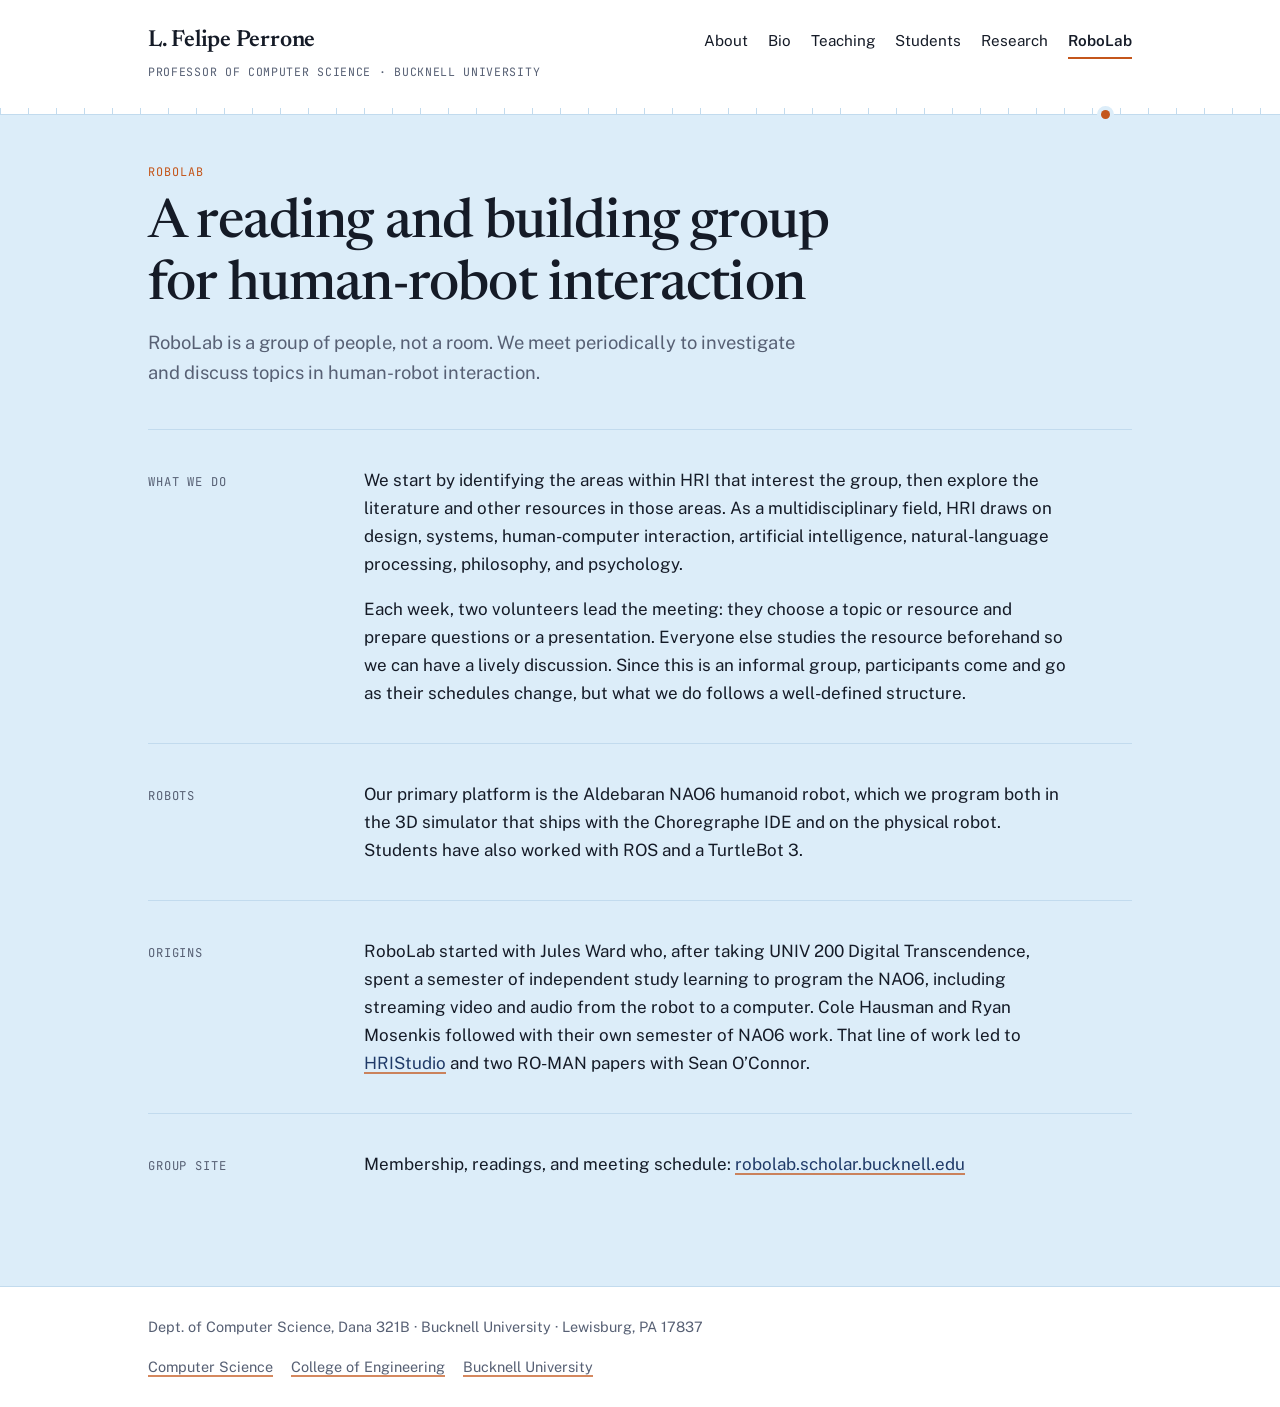
<file: robolab/index.html>
<!doctype html>
<html lang="en">
<head>
<meta charset="utf-8">
<meta name="viewport" content="width=device-width, initial-scale=1, viewport-fit=cover">
<title>RoboLab · L. Felipe Perrone</title>
<meta name="claude:viewport-fit-sides" content="cover">
<meta name="description" content="RoboLab, a human-robot interaction group at Bucknell University led by L. Felipe Perrone.">
<link rel="preconnect" href="https://fonts.googleapis.com"><link rel="preconnect" href="https://fonts.gstatic.com" crossorigin><link rel="stylesheet" href="https://fonts.googleapis.com/css2?family=JetBrains+Mono:wght@400;600&family=Newsreader:ital,opsz,wght@0,6..72,400;0,6..72,500;0,6..72,600;1,6..72,400;1,6..72,500&family=Public+Sans:ital,wght@0,400;0,600;1,400&display=swap">
<link rel="stylesheet" href="../style.css">
</head>
<body>
<a class="skip" href="#content">Skip to content</a>
<header class="site-header">
  <div class="wrap">
    <a class="brand" href="../index.html">
      <span class="brand-name">L. Felipe Perrone</span>
      <span class="brand-role">Professor of Computer Science · Bucknell University</span>
    </a>
    <nav class="nav" aria-label="Main"><a href="../index.html">About</a><a href="../bio/index.html">Bio</a><a href="../teaching/index.html">Teaching</a><a href="../students/index.html">Students</a><a href="../research/index.html">Research</a><a href="../robolab/index.html" aria-current="page">RoboLab</a></nav>
  </div>
  <div class="trace" style="--event:86%" aria-hidden="true"></div>
</header>
<main id="content" class="wrap">

<div class="page-head">
  <span class="eyebrow">RoboLab</span>
  <h1>A reading and building group for human-robot interaction</h1>
  <p class="lede">RoboLab is a group of people, not a room. We meet periodically to investigate and discuss topics in human-robot interaction.</p>
</div>
<section class="section"><div class="label">What we do</div><div class="body"><div class="prose">
<p>We start by identifying the areas within HRI that interest the group, then explore the literature and other resources in those areas. As a multidisciplinary field, HRI draws on design, systems, human-computer interaction, artificial intelligence, natural-language processing, philosophy, and psychology.</p>
<p>Each week, two volunteers lead the meeting: they choose a topic or resource and prepare questions or a presentation. Everyone else studies the resource beforehand so we can have a lively discussion. Since this is an informal group, participants come and go as their schedules change, but what we do follows a well-defined structure.</p>
</div></div></section>
<section class="section"><div class="label">Robots</div><div class="body"><p>Our primary platform is the Aldebaran NAO6 humanoid robot, which we program both in the 3D simulator that ships with the Choregraphe IDE and on the physical robot. Students have also worked with ROS and a TurtleBot 3.</p></div></section>
<section class="section"><div class="label">Origins</div><div class="body"><p>RoboLab started with Jules Ward who, after taking UNIV 200 Digital Transcendence, spent a semester of independent study learning to program the NAO6, including streaming video and audio from the robot to a computer. Cole Hausman and Ryan Mosenkis followed with their own semester of NAO6 work. That line of work led to <a href="../research/index.html">HRIStudio</a> and two RO-MAN papers with Sean O’Connor.</p></div></section>
<section class="section"><div class="label">Group site</div><div class="body"><p>Membership, readings, and meeting schedule: <a href="https://robolab.scholar.bucknell.edu">robolab.scholar.bucknell.edu</a></p></div></section>

</main>
<footer class="site-footer">
  <div class="wrap">
    <div>Dept. of Computer Science, Dana 321B · Bucknell University · Lewisburg, PA 17837</div>
    <ul>
      <li><a href="https://www.bucknell.edu/academics/college-arts-sciences/academic-departments-programs/computer-science">Computer Science</a></li>
      <li><a href="https://www.bucknell.edu/academics/college-engineering">College of Engineering</a></li>
      <li><a href="https://www.bucknell.edu">Bucknell University</a></li>
    </ul>
  </div>
</footer>
</body>
</html>
</file>
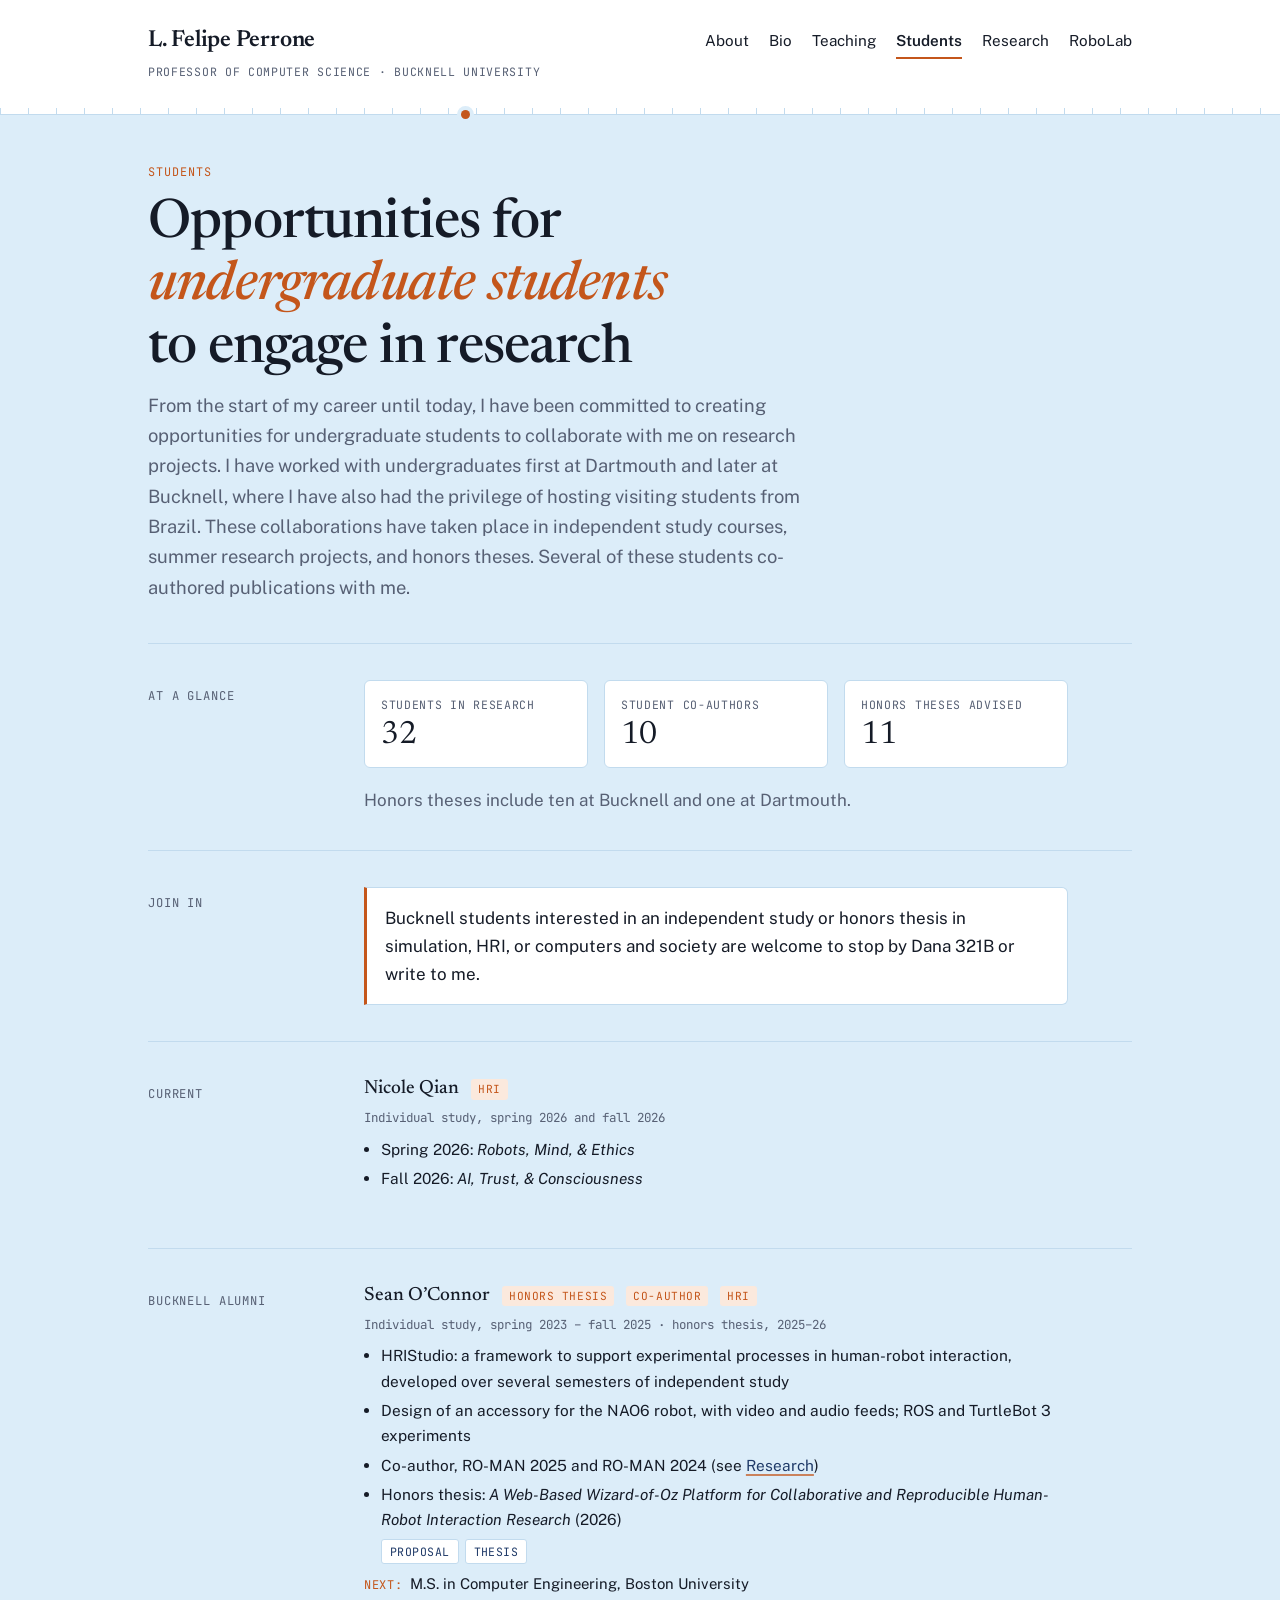
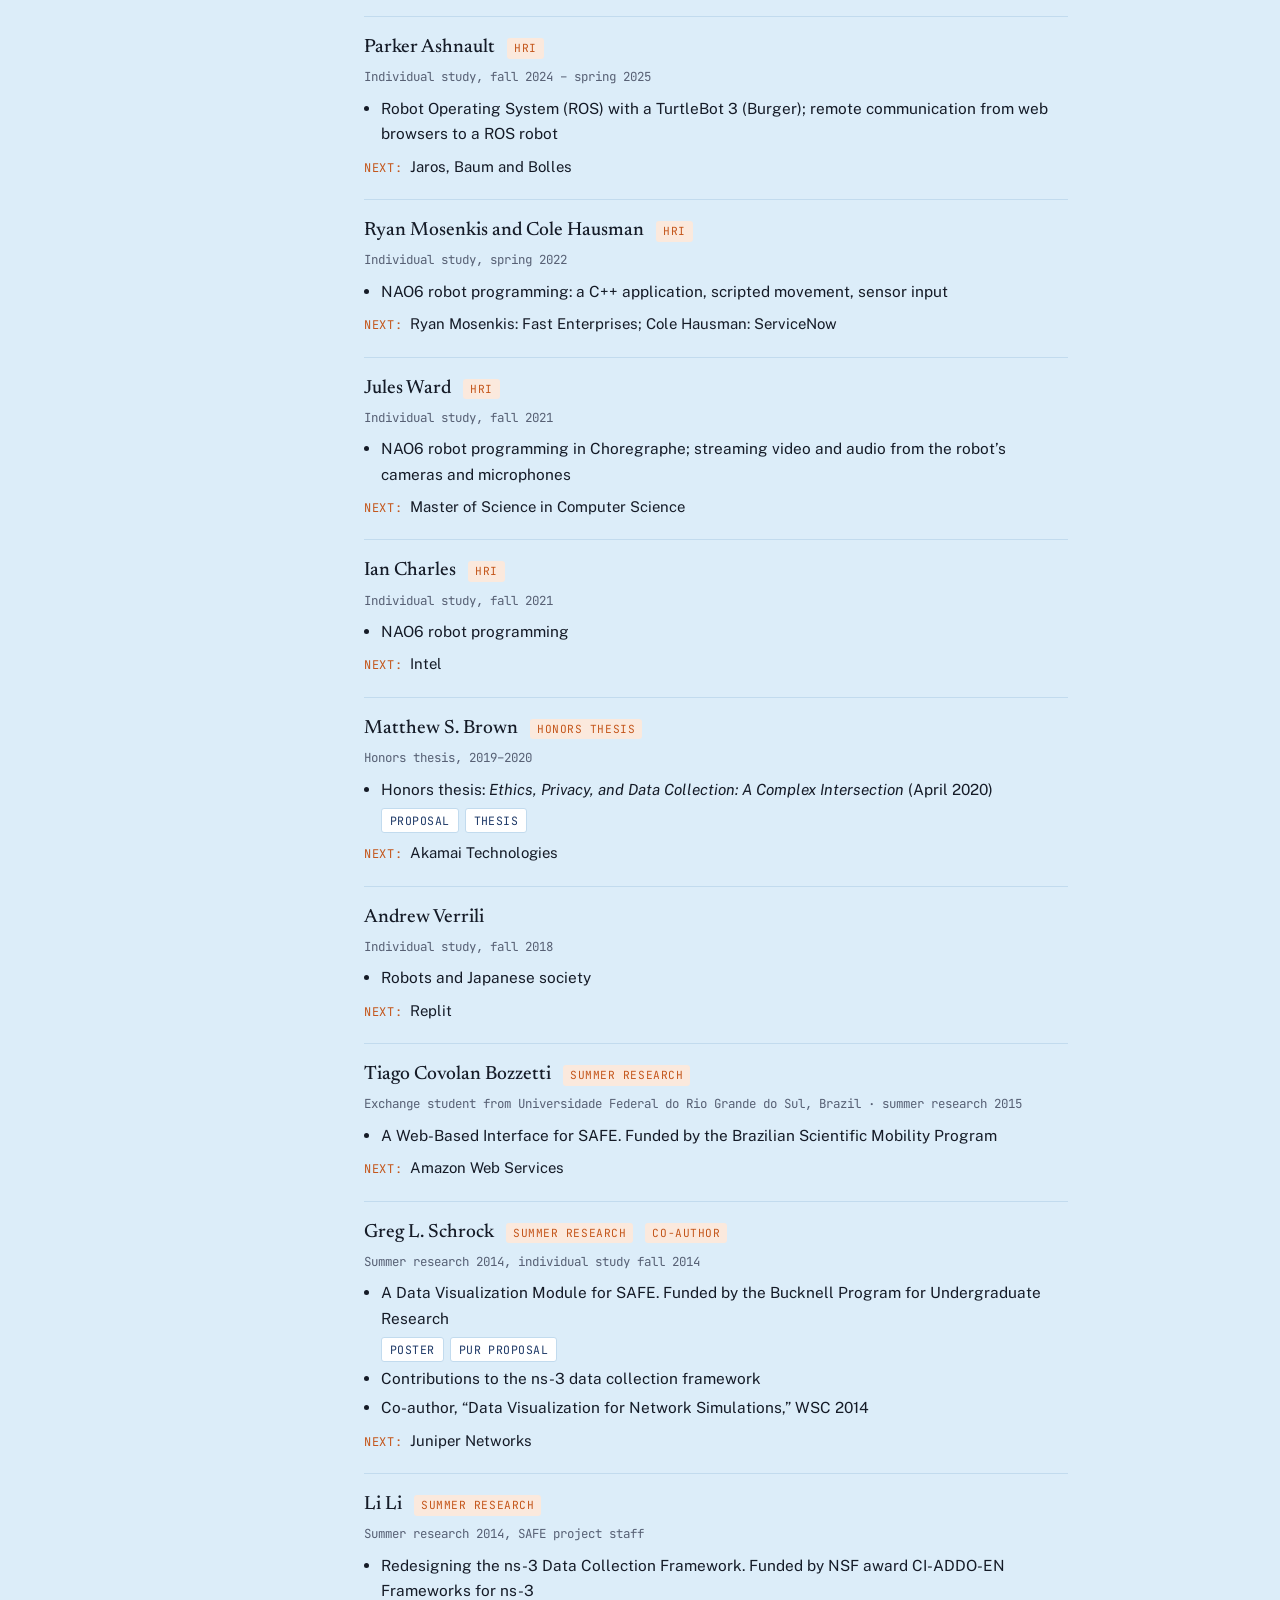
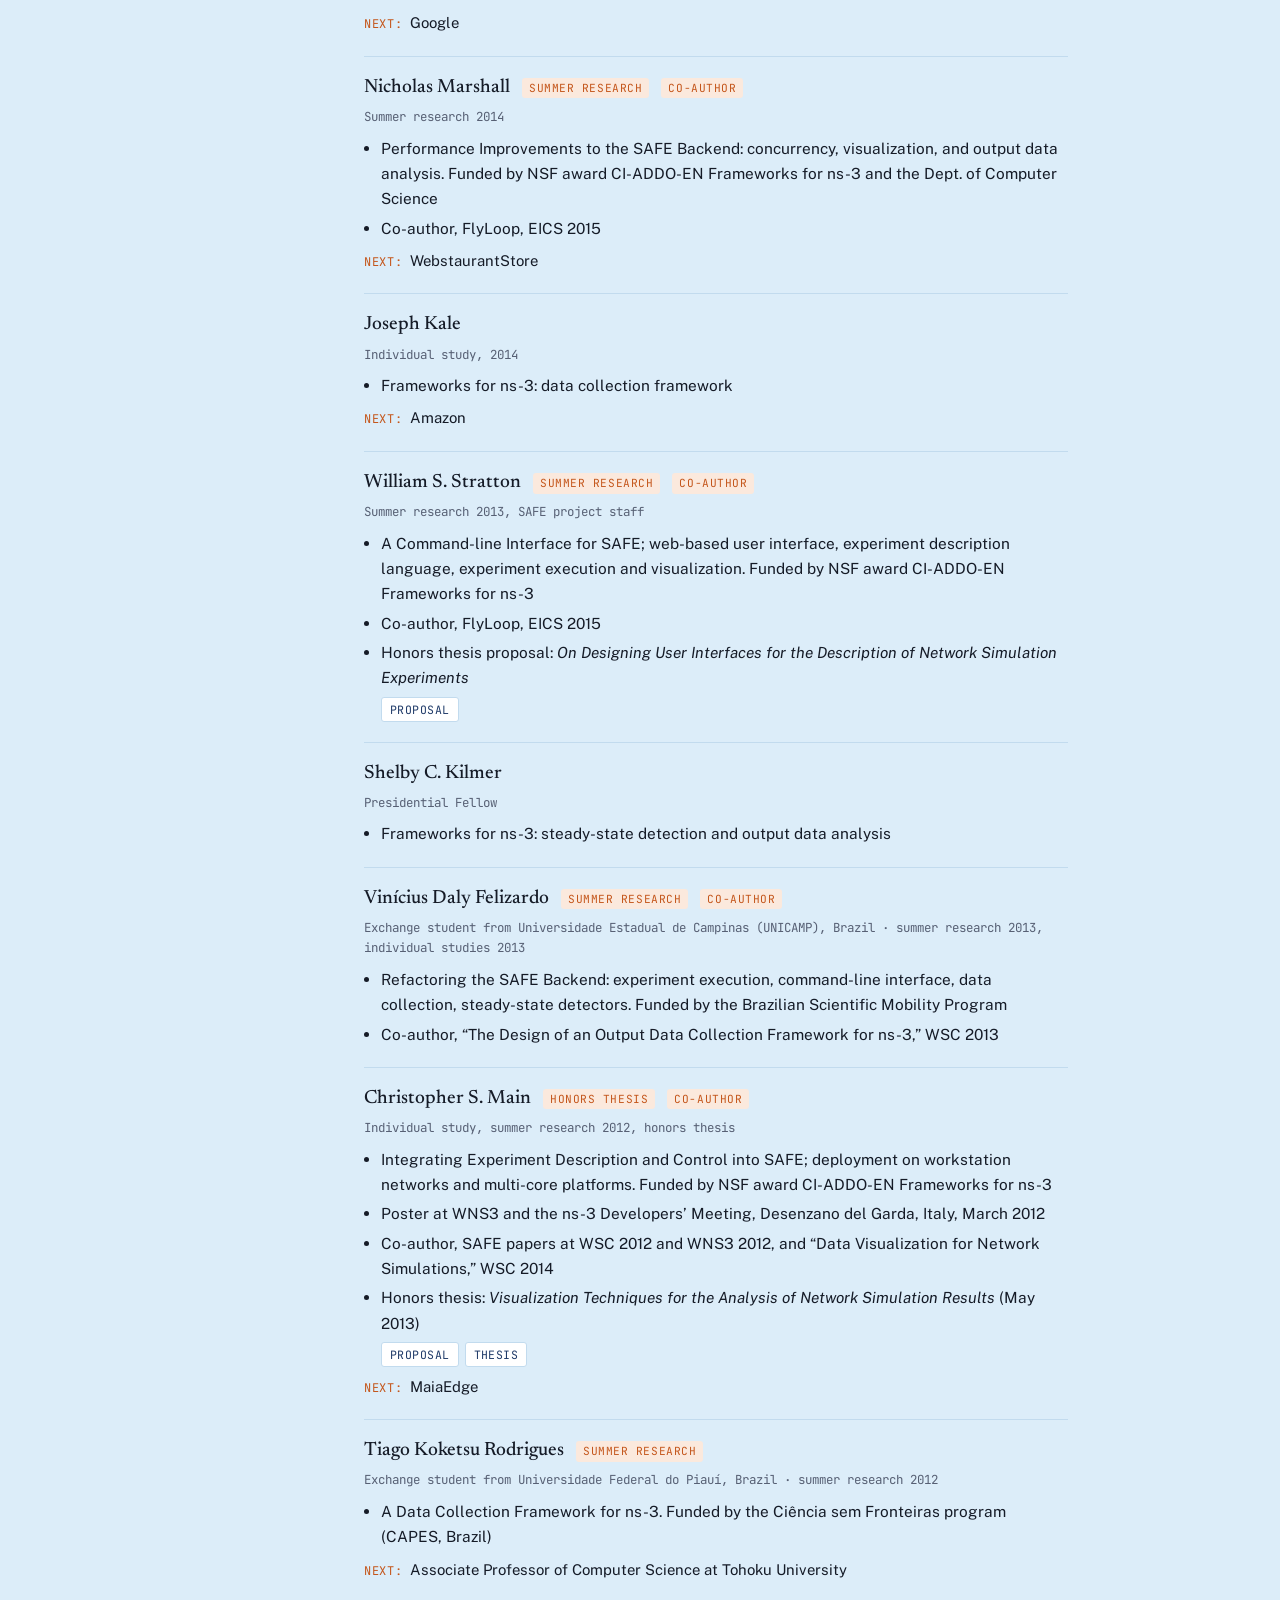
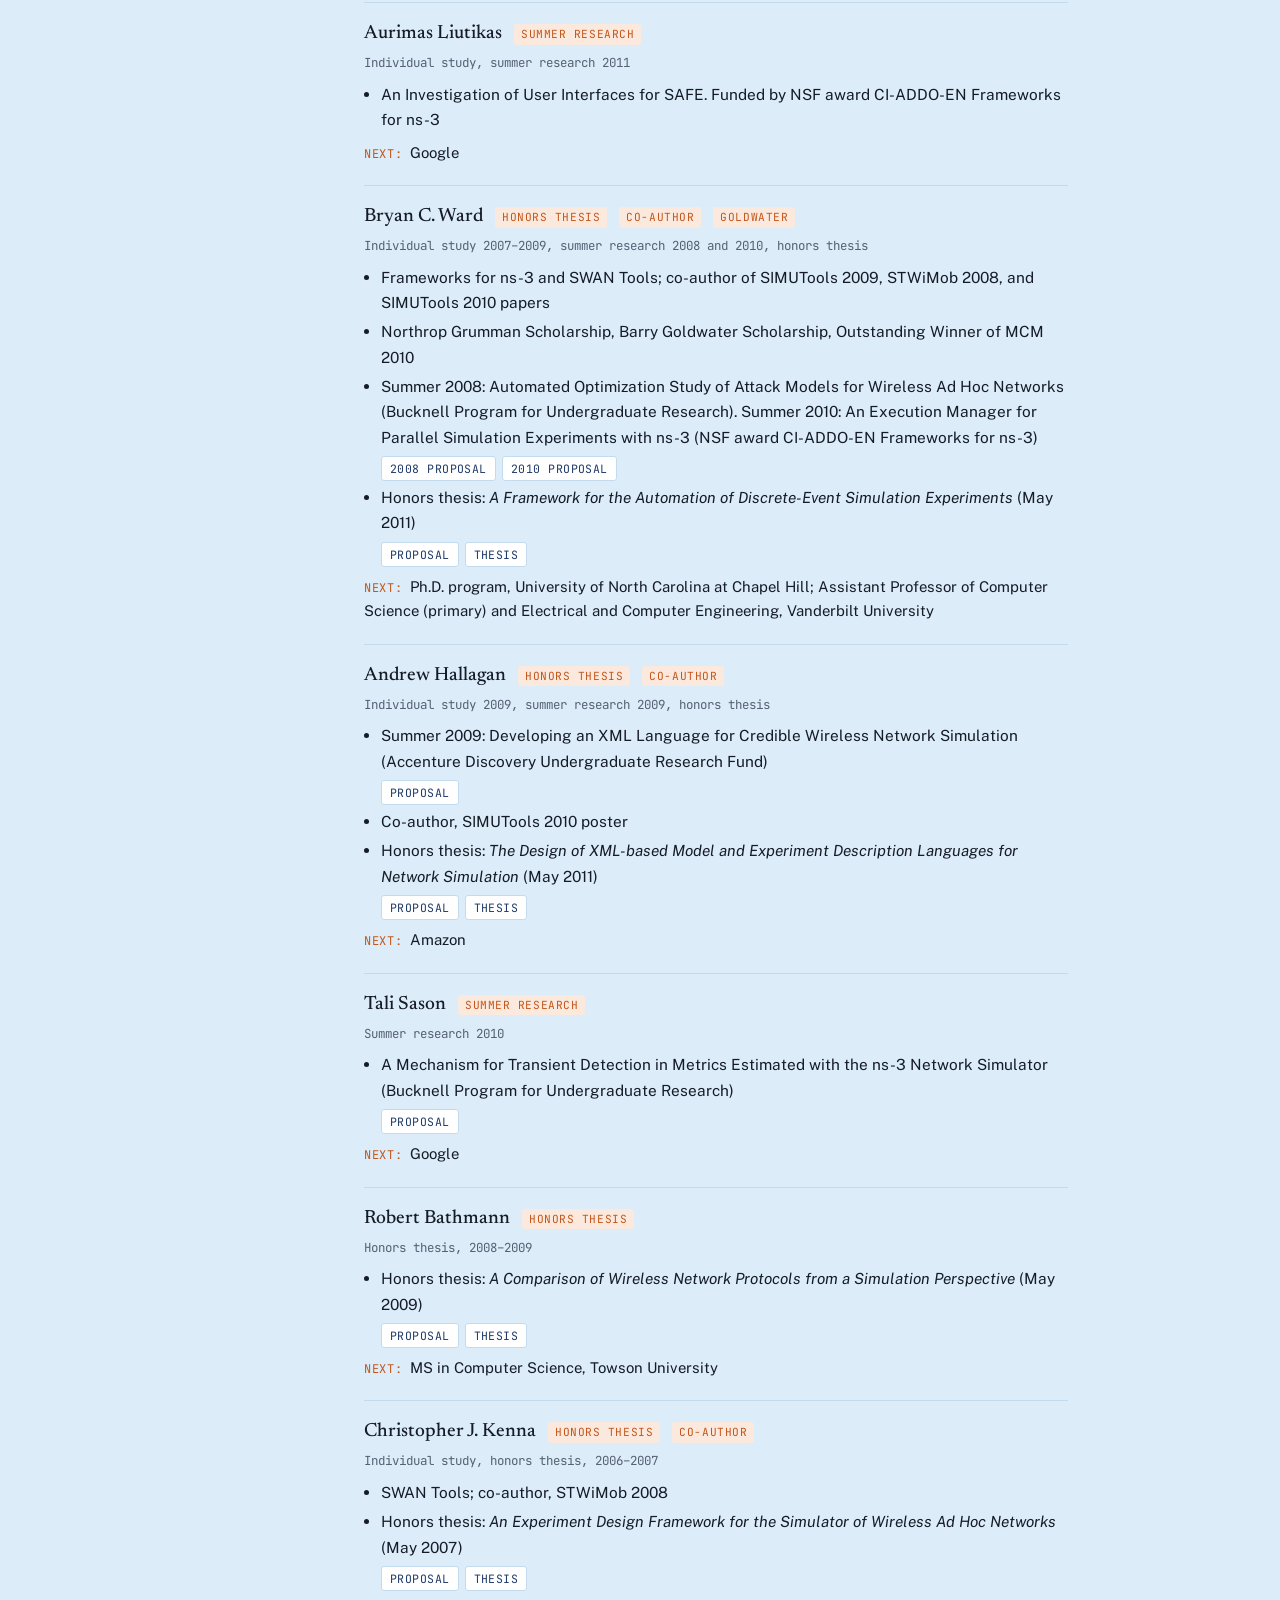
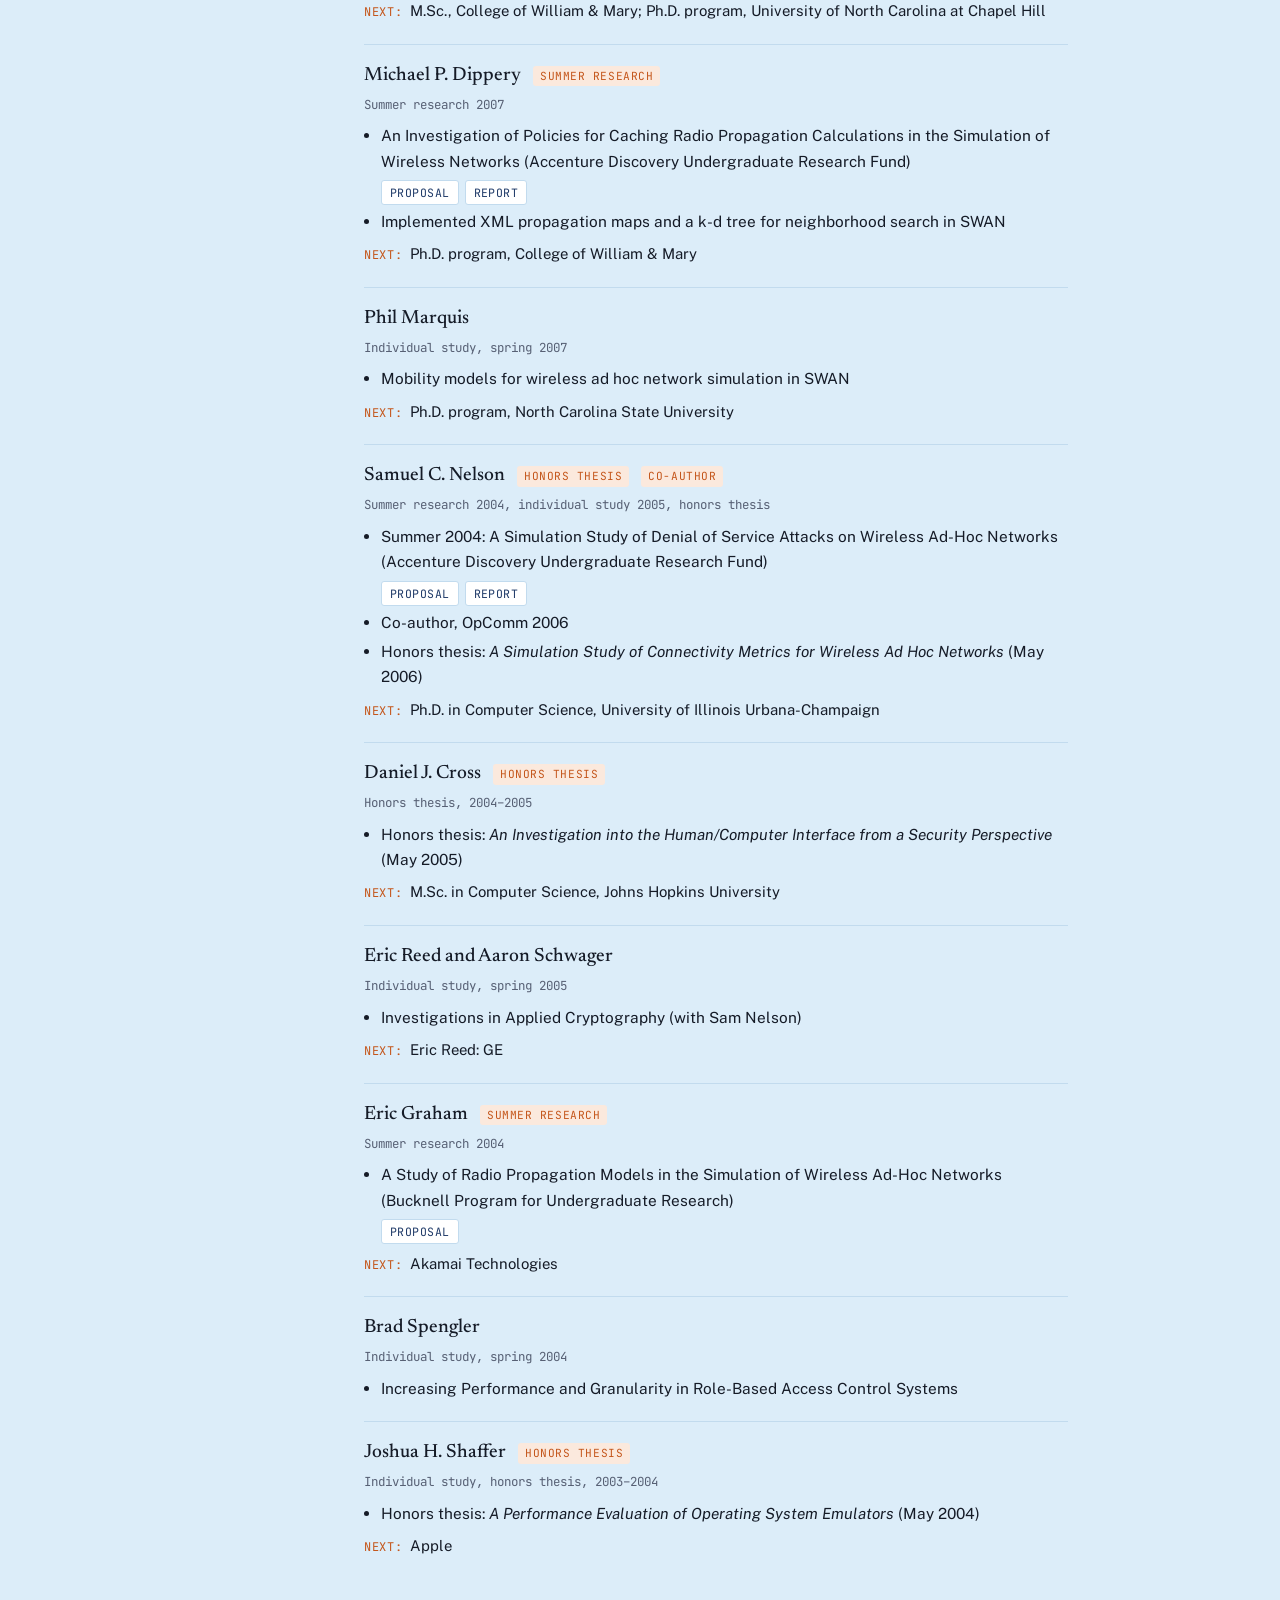
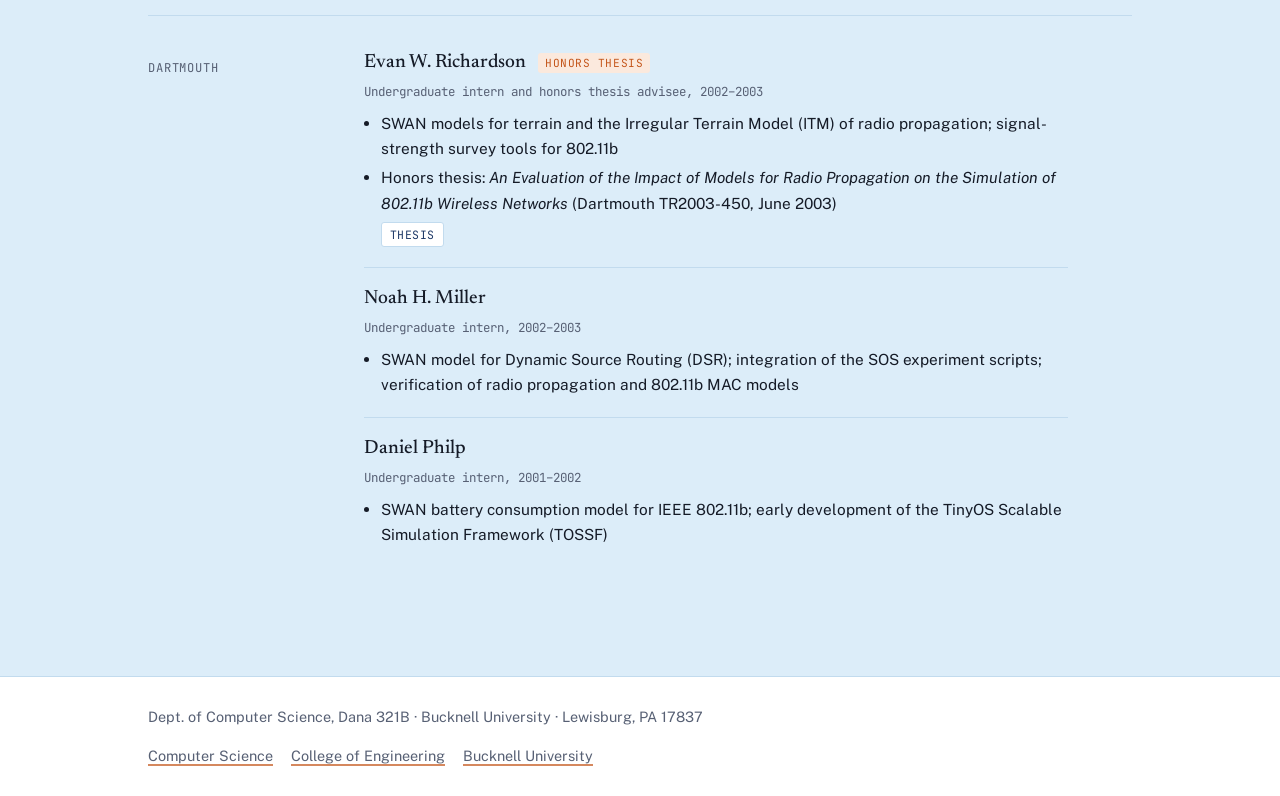
<file: students/index.html>
<!doctype html>
<html lang="en">
<head>
<meta charset="utf-8">
<meta name="viewport" content="width=device-width, initial-scale=1, viewport-fit=cover">
<title>Students · L. Felipe Perrone</title>
<meta name="claude:viewport-fit-sides" content="cover">
<meta name="description" content="Undergraduate research students advised by L. Felipe Perrone.">
<link rel="preconnect" href="https://fonts.googleapis.com"><link rel="preconnect" href="https://fonts.gstatic.com" crossorigin><link rel="stylesheet" href="https://fonts.googleapis.com/css2?family=JetBrains+Mono:wght@400;600&family=Newsreader:ital,opsz,wght@0,6..72,400;0,6..72,500;0,6..72,600;1,6..72,400;1,6..72,500&family=Public+Sans:ital,wght@0,400;0,600;1,400&display=swap">
<link rel="stylesheet" href="../style.css">
</head>
<body>
<a class="skip" href="#content">Skip to content</a>
<header class="site-header">
  <div class="wrap">
    <a class="brand" href="../index.html">
      <span class="brand-name">L. Felipe Perrone</span>
      <span class="brand-role">Professor of Computer Science · Bucknell University</span>
    </a>
    <nav class="nav" aria-label="Main"><a href="../index.html">About</a><a href="../bio/index.html">Bio</a><a href="../teaching/index.html">Teaching</a><a href="../students/index.html" aria-current="page">Students</a><a href="../research/index.html">Research</a><a href="../robolab/index.html">RoboLab</a></nav>
  </div>
  <div class="trace" style="--event:36%" aria-hidden="true"></div>
</header>
<main id="content" class="wrap">

<div class="page-head">
  <span class="eyebrow">Students</span>
  <h1>Opportunities for <em>undergraduate students</em> to engage in research</h1>
  <p class="lede">From the start of my career until today, I have been committed to creating opportunities for undergraduate students to collaborate with me on research projects. I have worked with undergraduates first at Dartmouth and later at Bucknell, where I have also had the privilege of hosting visiting students from Brazil. These collaborations have taken place in independent study courses, summer research projects, and honors theses. Several of these students co-authored publications with me.</p>
</div>
<section class="section"><div class="label">At a glance</div><div class="body"><dl class="stats">
  <div><dt>Students in research</dt><dd>32</dd></div>
  <div><dt>Student co-authors</dt><dd>10</dd></div>
  <div><dt>Honors theses advised</dt><dd>11</dd></div>
</dl><p class="muted">Honors theses include ten at Bucknell and one at Dartmouth.</p></div></section>
<section class="section"><div class="label">Join in</div><div class="body"><p class="callout">Bucknell students interested in an independent study or honors thesis in simulation, HRI, or computers and society are welcome to stop by Dana 321B or write to me.</p></div></section>
<section class="section"><div class="label">Current</div><div class="body"><div class="people"><article class="person"><div class="person-head"><h3>Nicole Qian</h3><span class="tag">HRI</span></div><p class="meta">Individual study, spring 2026 and fall 2026</p><ul><li>Spring 2026: <em>Robots, Mind, &amp; Ethics</em></li><li>Fall 2026: <em>AI, Trust, &amp; Consciousness</em></li></ul></article></div></div></section>
<section class="section"><div class="label">Bucknell alumni</div><div class="body"><div class="people"><article class="person"><div class="person-head"><h3>Sean O’Connor</h3><span class="tag">Honors thesis</span><span class="tag">Co-author</span><span class="tag">HRI</span></div><p class="meta">Individual study, spring 2023 – fall 2025 · honors thesis, 2025–26</p><ul><li>HRIStudio: a framework to support experimental processes in human-robot interaction, developed over several semesters of independent study</li><li>Design of an accessory for the NAO6 robot, with video and audio feeds; ROS and TurtleBot 3 experiments</li><li>Co-author, RO-MAN 2025 and RO-MAN 2024 (see <a href="../research/index.html">Research</a>)</li><li>Honors thesis: <em>A Web-Based Wizard-of-Oz Platform for Collaborative and Reproducible Human-Robot Interaction Research</em> (2026)<div class="links"><a class="chip" href="https://www.eg.bucknell.edu/~perrone/students-docs/oconnor-proposal.pdf">Proposal</a><a class="chip" href="https://digitalcommons.bucknell.edu/honors_theses/747/">Thesis</a></div></li></ul><p class="placement">M.S. in Computer Engineering, Boston University</p></article><article class="person"><div class="person-head"><h3>Parker Ashnault</h3><span class="tag">HRI</span></div><p class="meta">Individual study, fall 2024 – spring 2025</p><ul><li>Robot Operating System (ROS) with a TurtleBot 3 (Burger); remote communication from web browsers to a ROS robot</li></ul><p class="placement">Jaros, Baum and Bolles</p></article><article class="person"><div class="person-head"><h3>Ryan Mosenkis and Cole Hausman</h3><span class="tag">HRI</span></div><p class="meta">Individual study, spring 2022</p><ul><li>NAO6 robot programming: a C++ application, scripted movement, sensor input</li></ul><p class="placement">Ryan Mosenkis: Fast Enterprises; Cole Hausman: ServiceNow</p></article><article class="person"><div class="person-head"><h3>Jules Ward</h3><span class="tag">HRI</span></div><p class="meta">Individual study, fall 2021</p><ul><li>NAO6 robot programming in Choregraphe; streaming video and audio from the robot’s cameras and microphones</li></ul><p class="placement">Master of Science in Computer Science</p></article><article class="person"><div class="person-head"><h3>Ian Charles</h3><span class="tag">HRI</span></div><p class="meta">Individual study, fall 2021</p><ul><li>NAO6 robot programming</li></ul><p class="placement">Intel</p></article><article class="person"><div class="person-head"><h3>Matthew S. Brown</h3><span class="tag">Honors thesis</span></div><p class="meta">Honors thesis, 2019–2020</p><ul><li>Honors thesis: <em>Ethics, Privacy, and Data Collection: A Complex Intersection</em> (April 2020)<div class="links"><a class="chip" href="https://www.eg.bucknell.edu/~perrone/wp-content/uploads/2020/01/MBrown-Thesis-Proposal.pdf.pdf">Proposal</a><a class="chip" href="https://digitalcommons.bucknell.edu/honors_theses/546/">Thesis</a></div></li></ul><p class="placement">Akamai Technologies</p></article><article class="person"><div class="person-head"><h3>Andrew Verrili</h3></div><p class="meta">Individual study, fall 2018</p><ul><li>Robots and Japanese society</li></ul><p class="placement">Replit</p></article><article class="person"><div class="person-head"><h3>Tiago Covolan Bozzetti</h3><span class="tag">Summer research</span></div><p class="meta">Exchange student from Universidade Federal do Rio Grande do Sul, Brazil · summer research 2015</p><ul><li>A Web-Based Interface for SAFE. Funded by the Brazilian Scientific Mobility Program</li></ul><p class="placement">Amazon Web Services</p></article><article class="person"><div class="person-head"><h3>Greg L. Schrock</h3><span class="tag">Summer research</span><span class="tag">Co-author</span></div><p class="meta">Summer research 2014, individual study fall 2014</p><ul><li>A Data Visualization Module for SAFE. Funded by the Bucknell Program for Undergraduate Research<div class="links"><a class="chip" href="https://www.eg.bucknell.edu/~perrone/wp-content/uploads/2014/11/GregSchrock-Poster.pdf">Poster</a><a class="chip" href="https://www.eg.bucknell.edu/~perrone/wp-content/uploads/2016/01/GregSchrock-PUR-Proposal.pdf">PUR proposal</a></div></li><li>Contributions to the ns-3 data collection framework</li><li>Co-author, “Data Visualization for Network Simulations,” WSC 2014</li></ul><p class="placement">Juniper Networks</p></article><article class="person"><div class="person-head"><h3>Li Li</h3><span class="tag">Summer research</span></div><p class="meta">Summer research 2014, SAFE project staff</p><ul><li>Redesigning the ns-3 Data Collection Framework. Funded by NSF award CI-ADDO-EN Frameworks for ns-3</li></ul><p class="placement">Google</p></article><article class="person"><div class="person-head"><h3>Nicholas Marshall</h3><span class="tag">Summer research</span><span class="tag">Co-author</span></div><p class="meta">Summer research 2014</p><ul><li>Performance Improvements to the SAFE Backend: concurrency, visualization, and output data analysis. Funded by NSF award CI-ADDO-EN Frameworks for ns-3 and the Dept. of Computer Science</li><li>Co-author, FlyLoop, EICS 2015</li></ul><p class="placement">WebstaurantStore</p></article><article class="person"><div class="person-head"><h3>Joseph Kale</h3></div><p class="meta">Individual study, 2014</p><ul><li>Frameworks for ns-3: data collection framework</li></ul><p class="placement">Amazon</p></article><article class="person"><div class="person-head"><h3>William S. Stratton</h3><span class="tag">Summer research</span><span class="tag">Co-author</span></div><p class="meta">Summer research 2013, SAFE project staff</p><ul><li>A Command-line Interface for SAFE; web-based user interface, experiment description language, experiment execution and visualization. Funded by NSF award CI-ADDO-EN Frameworks for ns-3</li><li>Co-author, FlyLoop, EICS 2015</li><li>Honors thesis proposal: <em>On Designing User Interfaces for the Description of Network Simulation Experiments</em><div class="links"><a class="chip" href="https://www.eg.bucknell.edu/~perrone/wp-content/uploads/2014/11/WilliamStratton-ThesisProposal.pdf">Proposal</a></div></li></ul></article><article class="person"><div class="person-head"><h3>Shelby C. Kilmer</h3></div><p class="meta">Presidential Fellow</p><ul><li>Frameworks for ns-3: steady-state detection and output data analysis</li></ul></article><article class="person"><div class="person-head"><h3>Vinícius Daly Felizardo</h3><span class="tag">Summer research</span><span class="tag">Co-author</span></div><p class="meta">Exchange student from Universidade Estadual de Campinas (UNICAMP), Brazil · summer research 2013, individual studies 2013</p><ul><li>Refactoring the SAFE Backend: experiment execution, command-line interface, data collection, steady-state detectors. Funded by the Brazilian Scientific Mobility Program</li><li>Co-author, “The Design of an Output Data Collection Framework for ns-3,” WSC 2013</li></ul></article><article class="person"><div class="person-head"><h3>Christopher S. Main</h3><span class="tag">Honors thesis</span><span class="tag">Co-author</span></div><p class="meta">Individual study, summer research 2012, honors thesis</p><ul><li>Integrating Experiment Description and Control into SAFE; deployment on workstation networks and multi-core platforms. Funded by NSF award CI-ADDO-EN Frameworks for ns-3</li><li>Poster at WNS3 and the ns-3 Developers’ Meeting, Desenzano del Garda, Italy, March 2012</li><li>Co-author, SAFE papers at WSC 2012 and WNS3 2012, and “Data Visualization for Network Simulations,” WSC 2014</li><li>Honors thesis: <em>Visualization Techniques for the Analysis of Network Simulation Results</em> (May 2013)<div class="links"><a class="chip" href="https://www.eg.bucknell.edu/~perrone/students-docs/ChrisMain-proposal.pdf">Proposal</a><a class="chip" href="https://digitalcommons.bucknell.edu/honors_theses/164/">Thesis</a></div></li></ul><p class="placement">MaiaEdge</p></article><article class="person"><div class="person-head"><h3>Tiago Koketsu Rodrigues</h3><span class="tag">Summer research</span></div><p class="meta">Exchange student from Universidade Federal do Piauí, Brazil · summer research 2012</p><ul><li>A Data Collection Framework for ns-3. Funded by the Ciência sem Fronteiras program (CAPES, Brazil)</li></ul><p class="placement">Associate Professor of Computer Science at Tohoku University</p></article><article class="person"><div class="person-head"><h3>Aurimas Liutikas</h3><span class="tag">Summer research</span></div><p class="meta">Individual study, summer research 2011</p><ul><li>An Investigation of User Interfaces for SAFE. Funded by NSF award CI-ADDO-EN Frameworks for ns-3</li></ul><p class="placement">Google</p></article><article class="person"><div class="person-head"><h3>Bryan C. Ward</h3><span class="tag">Honors thesis</span><span class="tag">Co-author</span><span class="tag">Goldwater</span></div><p class="meta">Individual study 2007–2009, summer research 2008 and 2010, honors thesis</p><ul><li>Frameworks for ns-3 and SWAN Tools; co-author of SIMUTools 2009, STWiMob 2008, and SIMUTools 2010 papers</li><li>Northrop Grumman Scholarship, Barry Goldwater Scholarship, Outstanding Winner of MCM 2010</li><li>Summer 2008: Automated Optimization Study of Attack Models for Wireless Ad Hoc Networks (Bucknell Program for Undergraduate Research). Summer 2010: An Execution Manager for Parallel Simulation Experiments with ns-3 (NSF award CI-ADDO-EN Frameworks for ns-3)<div class="links"><a class="chip" href="https://www.eg.bucknell.edu/~perrone/students-docs/BryanWard-proposal.pdf">2008 proposal</a><a class="chip" href="https://www.eg.bucknell.edu/~perrone/students-docs/BryanWard-proposal-2.pdf">2010 proposal</a></div></li><li>Honors thesis: <em>A Framework for the Automation of Discrete-Event Simulation Experiments</em> (May 2011)<div class="links"><a class="chip" href="https://www.eg.bucknell.edu/~perrone/students-docs/BryanWard-thesisProposal.pdf">Proposal</a><a class="chip" href="https://digitalcommons.bucknell.edu/honors_theses/42/">Thesis</a></div></li></ul><p class="placement">Ph.D. program, University of North Carolina at Chapel Hill; Assistant Professor of Computer Science (primary) and Electrical and Computer Engineering, Vanderbilt University</p></article><article class="person"><div class="person-head"><h3>Andrew Hallagan</h3><span class="tag">Honors thesis</span><span class="tag">Co-author</span></div><p class="meta">Individual study 2009, summer research 2009, honors thesis</p><ul><li>Summer 2009: Developing an XML Language for Credible Wireless Network Simulation (Accenture Discovery Undergraduate Research Fund)<div class="links"><a class="chip" href="https://www.eg.bucknell.edu/~perrone/students-docs/AndrewHallagan-proposal.pdf">Proposal</a></div></li><li>Co-author, SIMUTools 2010 poster</li><li>Honors thesis: <em>The Design of XML-based Model and Experiment Description Languages for Network Simulation</em> (May 2011)<div class="links"><a class="chip" href="https://www.eg.bucknell.edu/~perrone/students-docs/AndrewHallagan-thesisProposal.pdf">Proposal</a><a class="chip" href="https://digitalcommons.bucknell.edu/honors_theses/43/">Thesis</a></div></li></ul><p class="placement">Amazon</p></article><article class="person"><div class="person-head"><h3>Tali Sason</h3><span class="tag">Summer research</span></div><p class="meta">Summer research 2010</p><ul><li>A Mechanism for Transient Detection in Metrics Estimated with the ns-3 Network Simulator (Bucknell Program for Undergraduate Research)<div class="links"><a class="chip" href="https://www.eg.bucknell.edu/~perrone/students-docs/TaliSason-proposal.pdf">Proposal</a></div></li></ul><p class="placement">Google</p></article><article class="person"><div class="person-head"><h3>Robert Bathmann</h3><span class="tag">Honors thesis</span></div><p class="meta">Honors thesis, 2008–2009</p><ul><li>Honors thesis: <em>A Comparison of Wireless Network Protocols from a Simulation Perspective</em> (May 2009)<div class="links"><a class="chip" href="https://www.eg.bucknell.edu/~perrone/students-docs/RobertBathmann-proposal.pdf">Proposal</a><a class="chip" href="https://www.eg.bucknell.edu/~perrone/students-docs/RobertBathmann-thesis.pdf">Thesis</a></div></li></ul><p class="placement">MS in Computer Science, Towson University</p></article><article class="person"><div class="person-head"><h3>Christopher J. Kenna</h3><span class="tag">Honors thesis</span><span class="tag">Co-author</span></div><p class="meta">Individual study, honors thesis, 2006–2007</p><ul><li>SWAN Tools; co-author, STWiMob 2008</li><li>Honors thesis: <em>An Experiment Design Framework for the Simulator of Wireless Ad Hoc Networks</em> (May 2007)<div class="links"><a class="chip" href="https://www.eg.bucknell.edu/~perrone/students-docs/ChrisKenna-proposal.pdf">Proposal</a><a class="chip" href="https://www.eg.bucknell.edu/~perrone/students-docs/ChrisKenna-thesis.pdf">Thesis</a></div></li></ul><p class="placement">M.Sc., College of William &amp; Mary; Ph.D. program, University of North Carolina at Chapel Hill</p></article><article class="person"><div class="person-head"><h3>Michael P. Dippery</h3><span class="tag">Summer research</span></div><p class="meta">Summer research 2007</p><ul><li>An Investigation of Policies for Caching Radio Propagation Calculations in the Simulation of Wireless Networks (Accenture Discovery Undergraduate Research Fund)<div class="links"><a class="chip" href="https://www.eg.bucknell.edu/~perrone/students-docs/MichaelDippery-proposal.pdf">Proposal</a><a class="chip" href="https://www.eg.bucknell.edu/~perrone/students-docs/MichaelDippery-report.pdf">Report</a></div></li><li>Implemented XML propagation maps and a k-d tree for neighborhood search in SWAN</li></ul><p class="placement">Ph.D. program, College of William &amp; Mary</p></article><article class="person"><div class="person-head"><h3>Phil Marquis</h3></div><p class="meta">Individual study, spring 2007</p><ul><li>Mobility models for wireless ad hoc network simulation in SWAN</li></ul><p class="placement">Ph.D. program, North Carolina State University</p></article><article class="person"><div class="person-head"><h3>Samuel C. Nelson</h3><span class="tag">Honors thesis</span><span class="tag">Co-author</span></div><p class="meta">Summer research 2004, individual study 2005, honors thesis</p><ul><li>Summer 2004: A Simulation Study of Denial of Service Attacks on Wireless Ad-Hoc Networks (Accenture Discovery Undergraduate Research Fund)<div class="links"><a class="chip" href="https://www.eg.bucknell.edu/~perrone/students-docs/SamNelson-proposal.pdf">Proposal</a><a class="chip" href="https://www.eg.bucknell.edu/~perrone/students-docs/SamNelson-report.pdf">Report</a></div></li><li>Co-author, OpComm 2006</li><li>Honors thesis: <em>A Simulation Study of Connectivity Metrics for Wireless Ad Hoc Networks</em> (May 2006)</li></ul><p class="placement">Ph.D. in Computer Science, University of Illinois Urbana-Champaign</p></article><article class="person"><div class="person-head"><h3>Daniel J. Cross</h3><span class="tag">Honors thesis</span></div><p class="meta">Honors thesis, 2004–2005</p><ul><li>Honors thesis: <em>An Investigation into the Human/Computer Interface from a Security Perspective</em> (May 2005)</li></ul><p class="placement">M.Sc. in Computer Science, Johns Hopkins University</p></article><article class="person"><div class="person-head"><h3>Eric Reed and Aaron Schwager</h3></div><p class="meta">Individual study, spring 2005</p><ul><li>Investigations in Applied Cryptography (with Sam Nelson)</li></ul><p class="placement">Eric Reed: GE</p></article><article class="person"><div class="person-head"><h3>Eric Graham</h3><span class="tag">Summer research</span></div><p class="meta">Summer research 2004</p><ul><li>A Study of Radio Propagation Models in the Simulation of Wireless Ad-Hoc Networks (Bucknell Program for Undergraduate Research)<div class="links"><a class="chip" href="https://www.eg.bucknell.edu/~perrone/students-docs/EricGraham-proposal.pdf">Proposal</a></div></li></ul><p class="placement">Akamai Technologies</p></article><article class="person"><div class="person-head"><h3>Brad Spengler</h3></div><p class="meta">Individual study, spring 2004</p><ul><li>Increasing Performance and Granularity in Role-Based Access Control Systems</li></ul></article><article class="person"><div class="person-head"><h3>Joshua H. Shaffer</h3><span class="tag">Honors thesis</span></div><p class="meta">Individual study, honors thesis, 2003–2004</p><ul><li>Honors thesis: <em>A Performance Evaluation of Operating System Emulators</em> (May 2004)</li></ul><p class="placement">Apple</p></article></div></div></section>
<section class="section"><div class="label">Dartmouth</div><div class="body"><div class="people"><article class="person"><div class="person-head"><h3>Evan W. Richardson</h3><span class="tag">Honors thesis</span></div><p class="meta">Undergraduate intern and honors thesis advisee, 2002–2003</p><ul><li>SWAN models for terrain and the Irregular Terrain Model (ITM) of radio propagation; signal-strength survey tools for 802.11b</li><li>Honors thesis: <em>An Evaluation of the Impact of Models for Radio Propagation on the Simulation of 802.11b Wireless Networks</em> (Dartmouth TR2003-450, June 2003)<div class="links"><a class="chip" href="https://digitalcommons.dartmouth.edu/senior_theses/29/">Thesis</a></div></li></ul></article><article class="person"><div class="person-head"><h3>Noah H. Miller</h3></div><p class="meta">Undergraduate intern, 2002–2003</p><ul><li>SWAN model for Dynamic Source Routing (DSR); integration of the SOS experiment scripts; verification of radio propagation and 802.11b MAC models</li></ul></article><article class="person"><div class="person-head"><h3>Daniel Philp</h3></div><p class="meta">Undergraduate intern, 2001–2002</p><ul><li>SWAN battery consumption model for IEEE 802.11b; early development of the TinyOS Scalable Simulation Framework (TOSSF)</li></ul></article></div></div></section>

</main>
<footer class="site-footer">
  <div class="wrap">
    <div>Dept. of Computer Science, Dana 321B · Bucknell University · Lewisburg, PA 17837</div>
    <ul>
      <li><a href="https://www.bucknell.edu/academics/college-arts-sciences/academic-departments-programs/computer-science">Computer Science</a></li>
      <li><a href="https://www.bucknell.edu/academics/college-engineering">College of Engineering</a></li>
      <li><a href="https://www.bucknell.edu">Bucknell University</a></li>
    </ul>
  </div>
</footer>
</body>
</html>
</file>
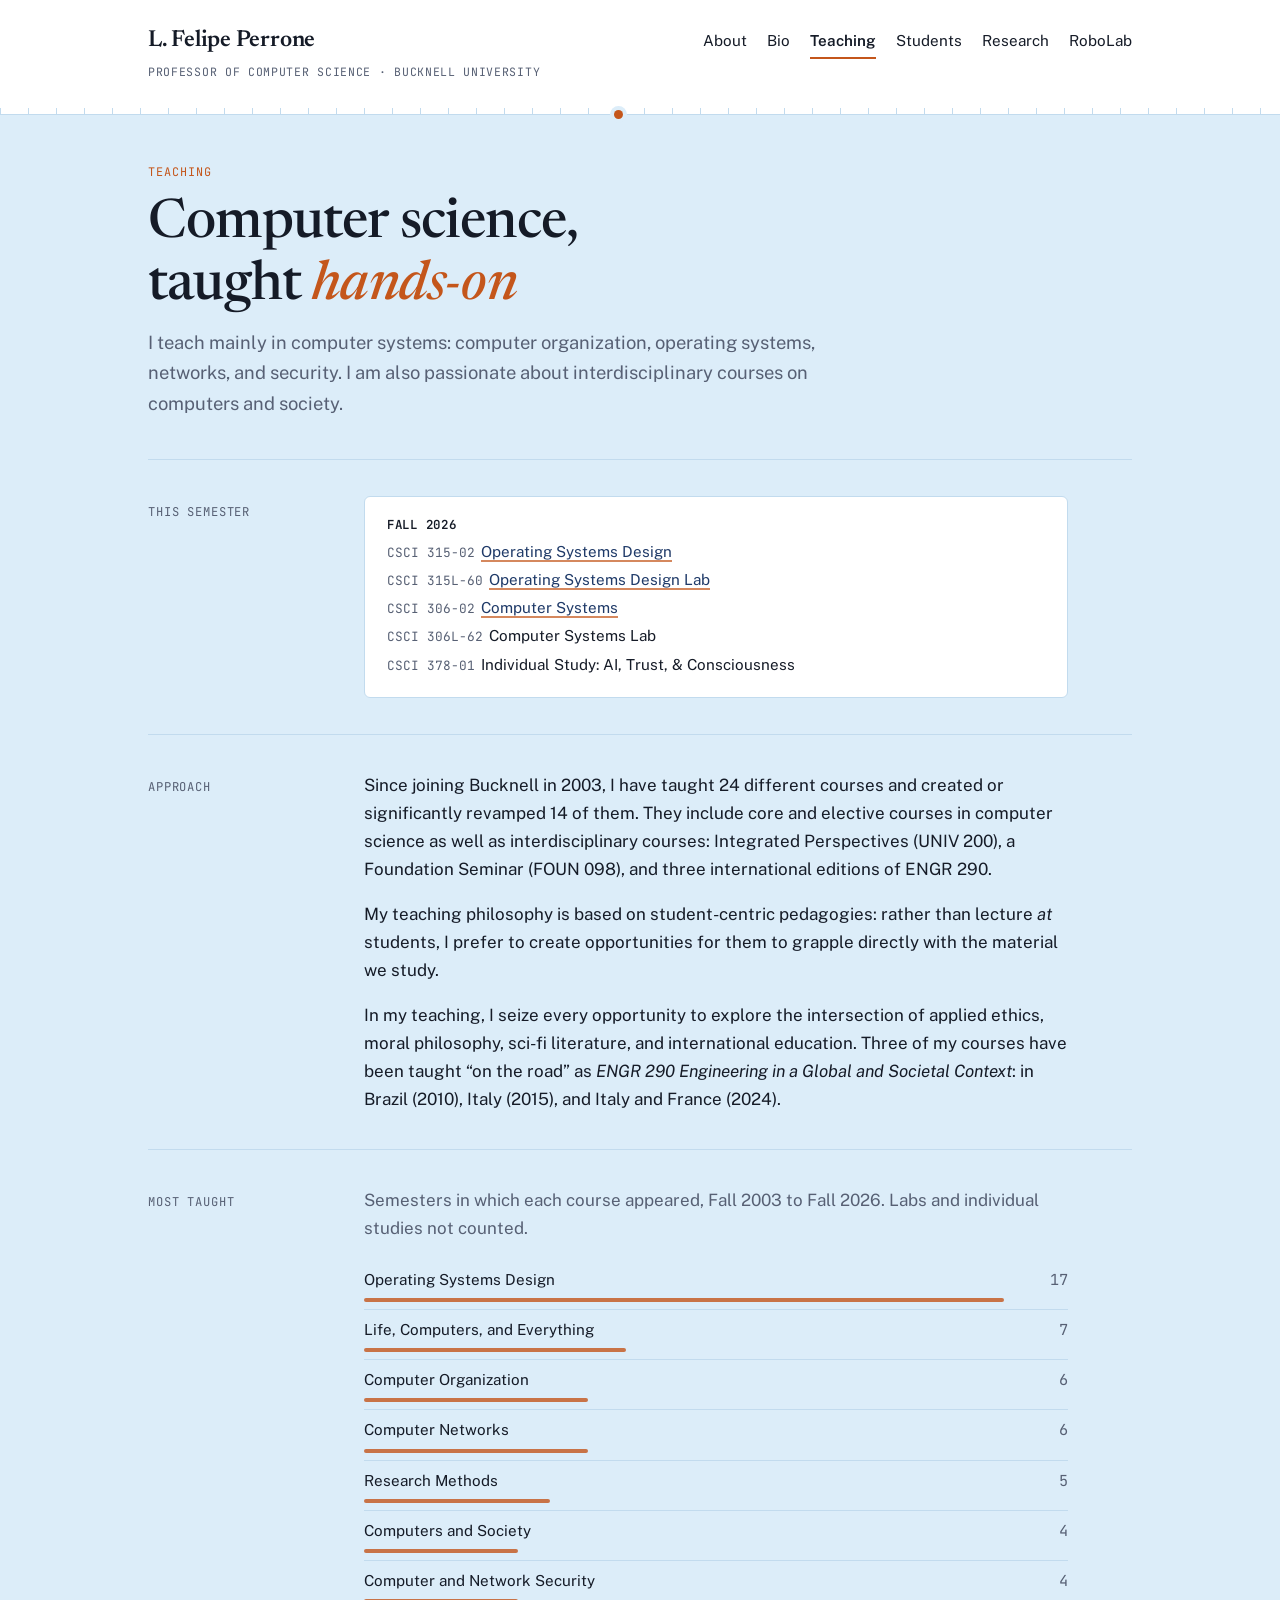
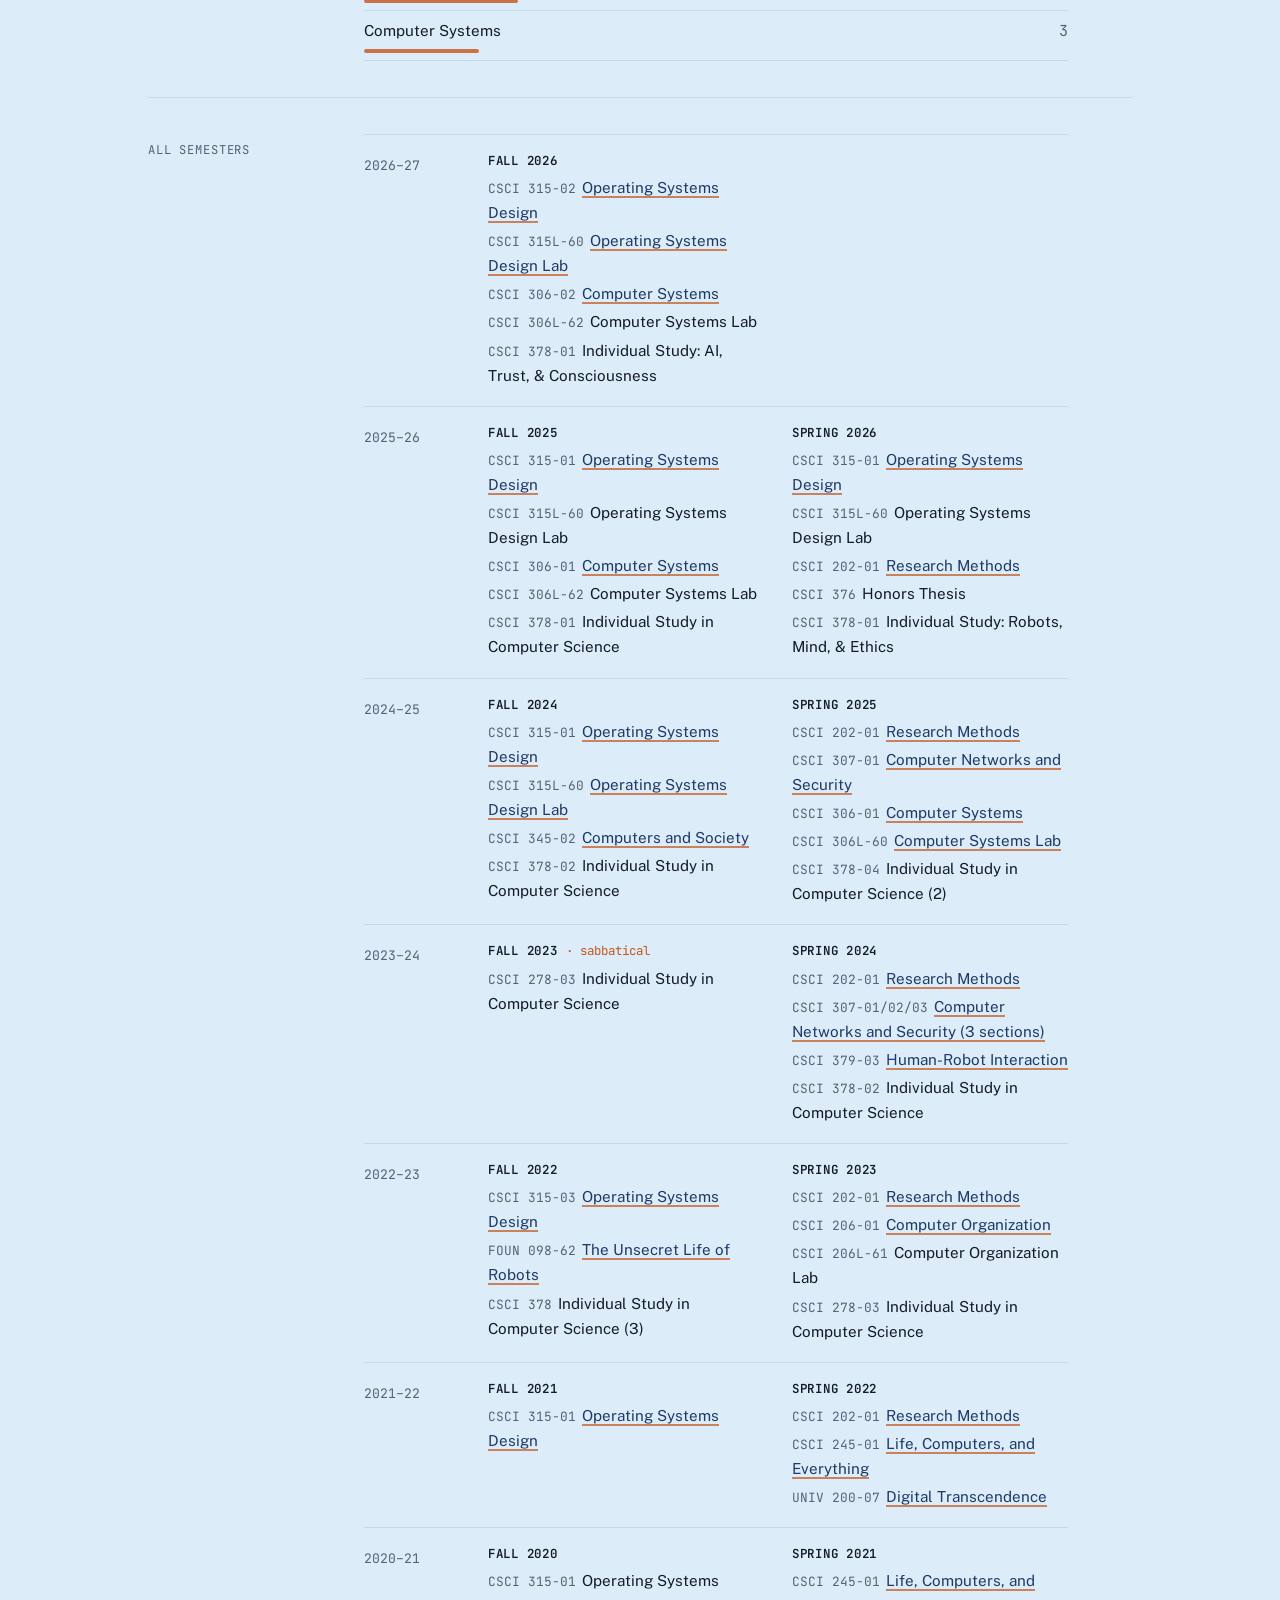
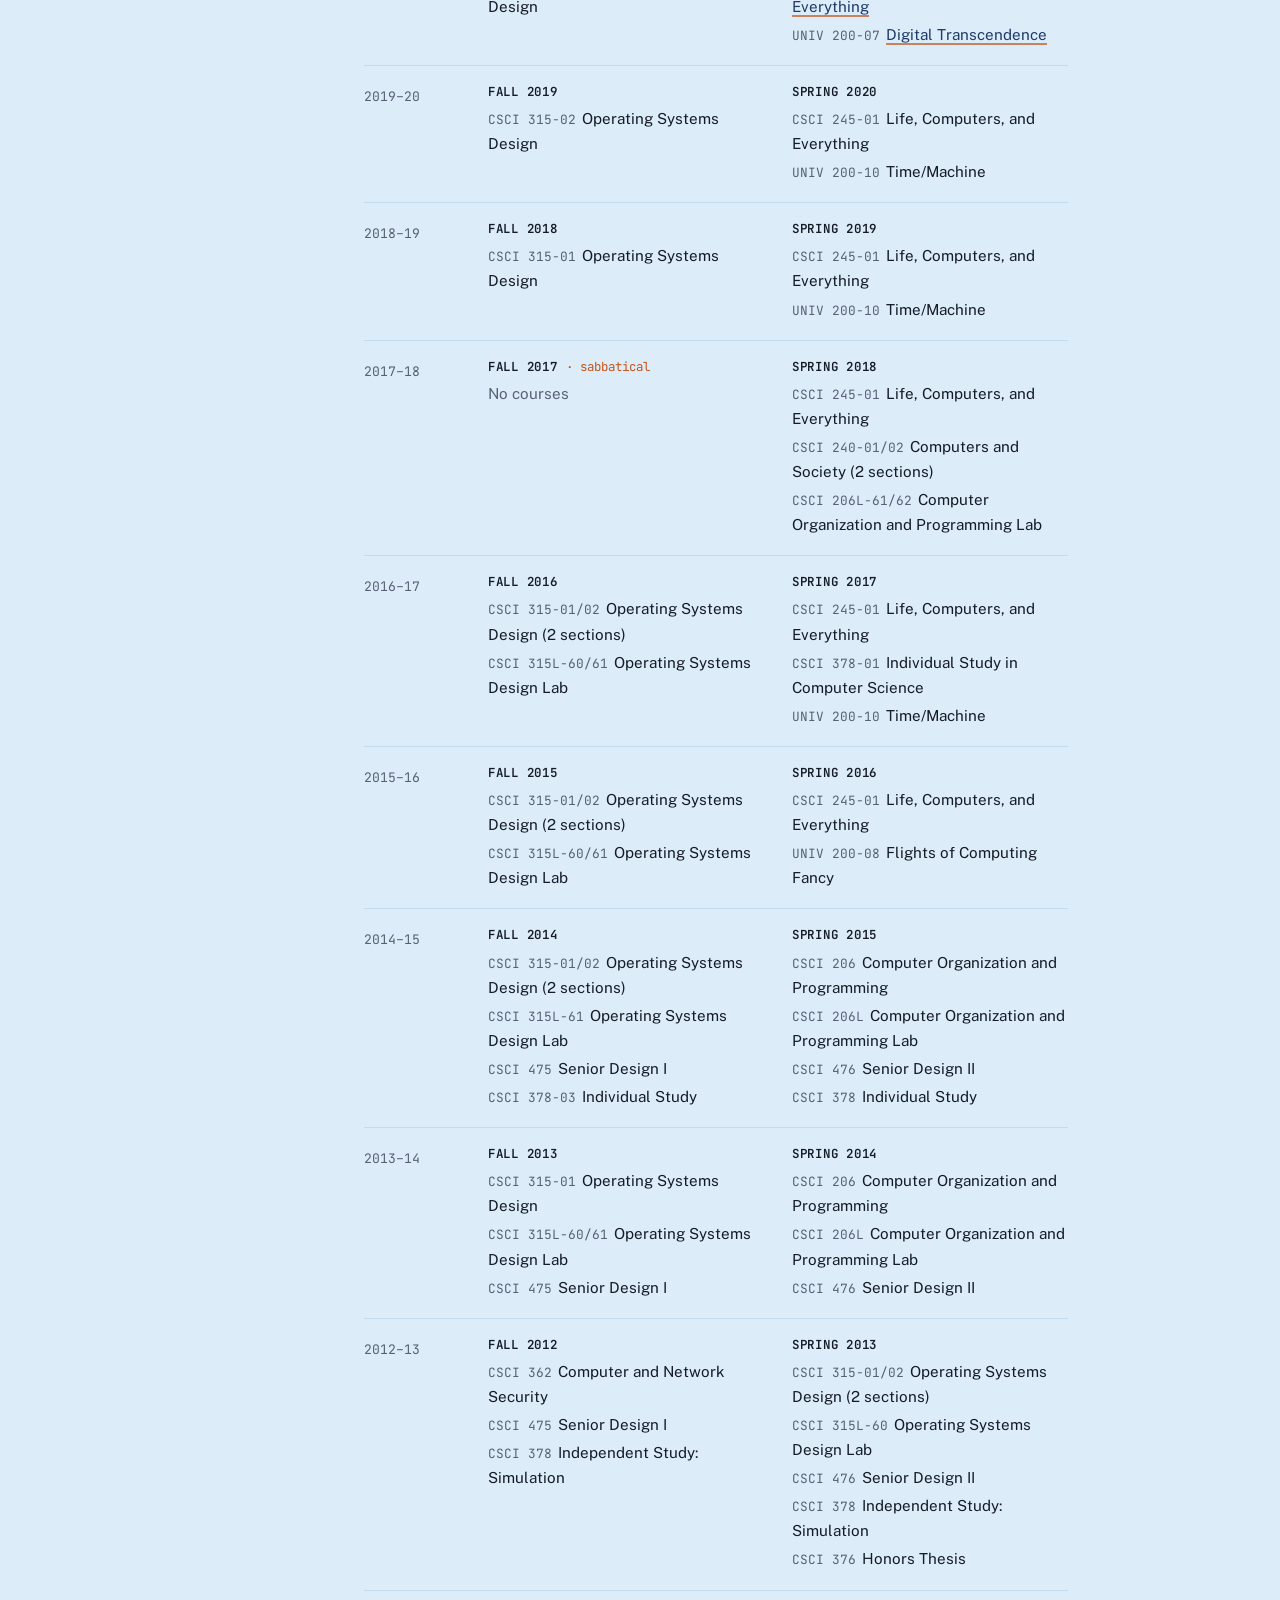
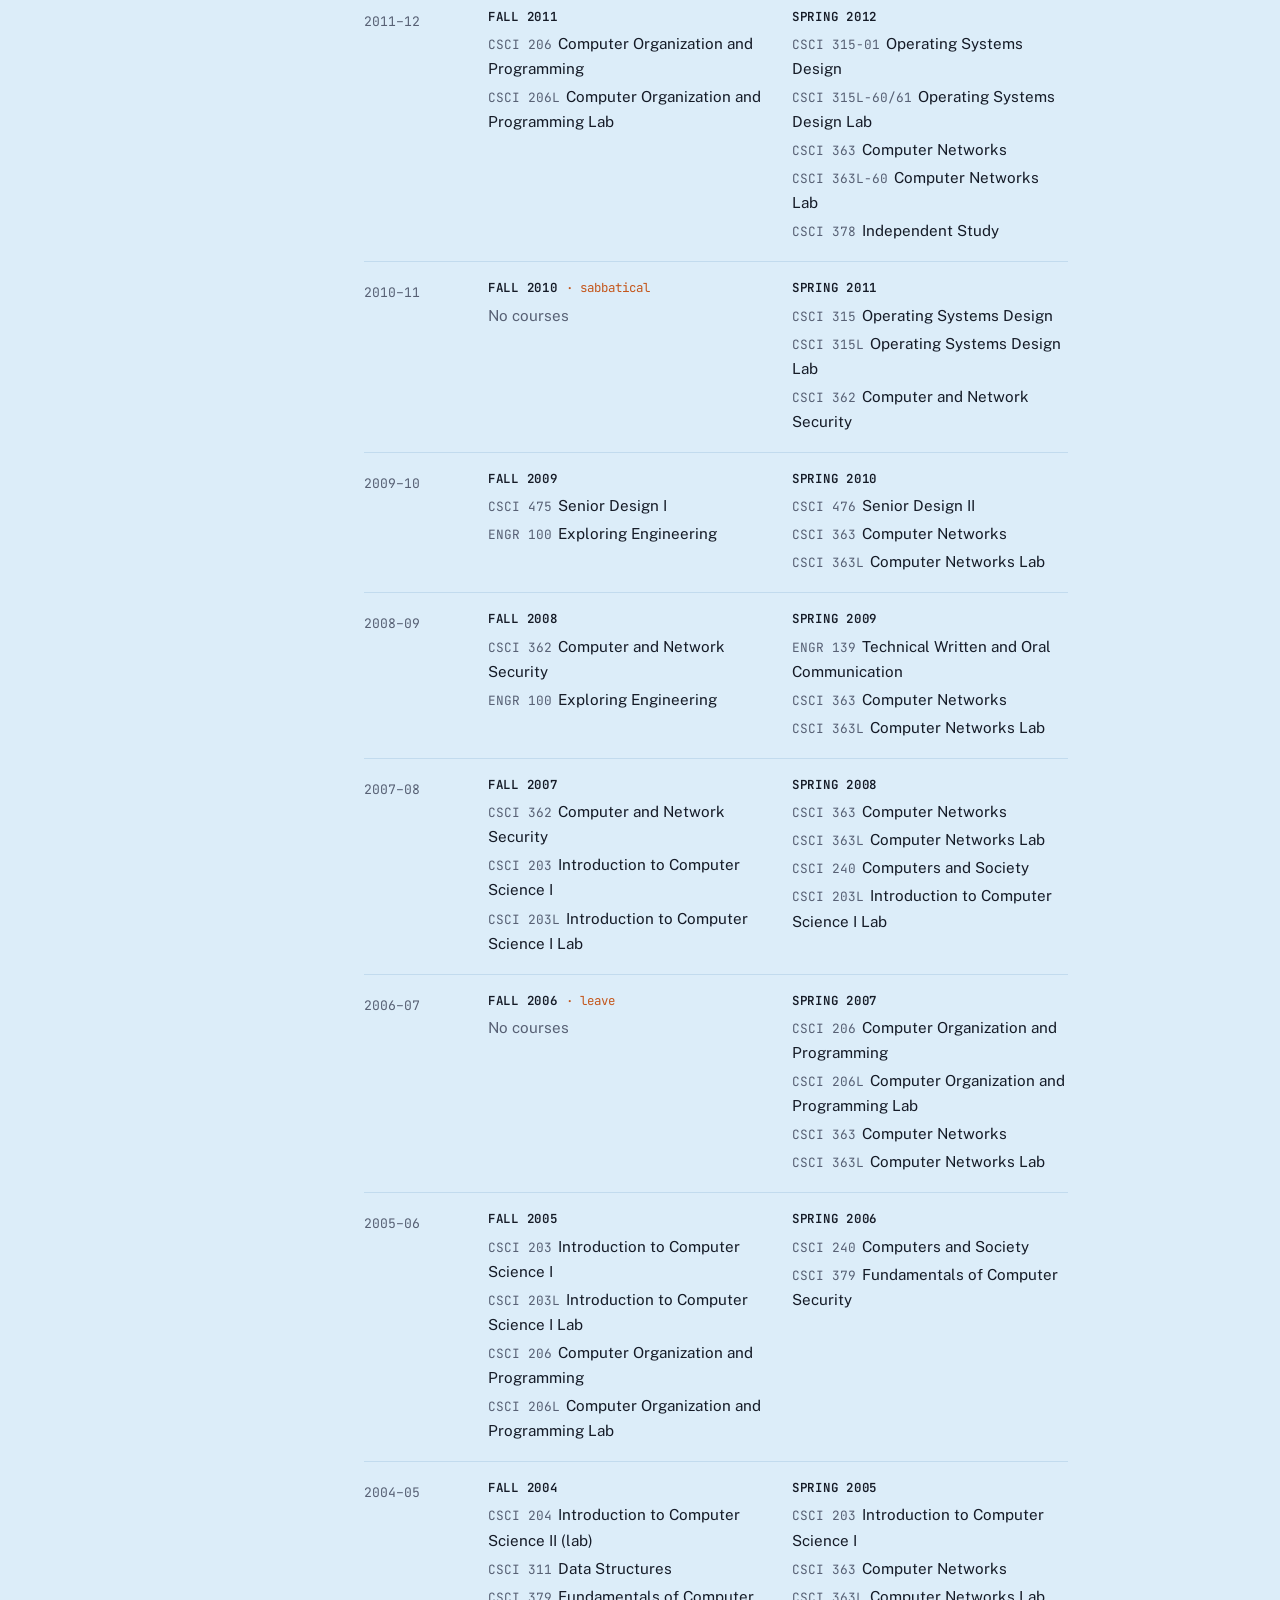
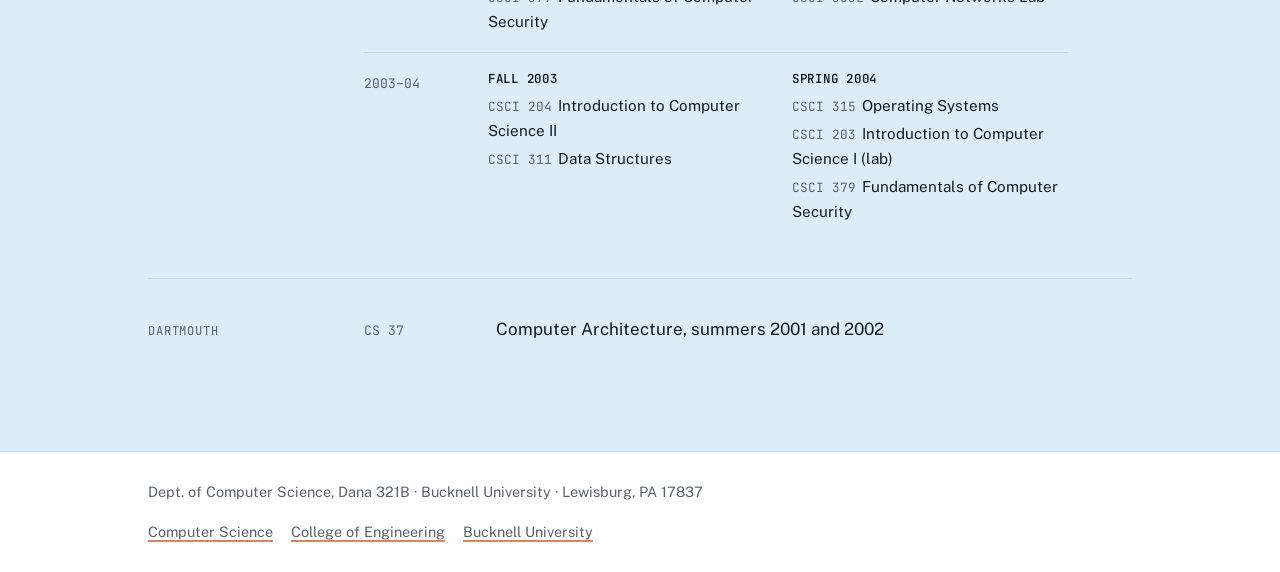
<file: teaching/index.html>
<!doctype html>
<html lang="en">
<head>
<meta charset="utf-8">
<meta name="viewport" content="width=device-width, initial-scale=1, viewport-fit=cover">
<title>Teaching · L. Felipe Perrone</title>
<meta name="claude:viewport-fit-sides" content="cover">
<meta name="description" content="Courses taught by L. Felipe Perrone at Bucknell University since 2003.">
<link rel="preconnect" href="https://fonts.googleapis.com"><link rel="preconnect" href="https://fonts.gstatic.com" crossorigin><link rel="stylesheet" href="https://fonts.googleapis.com/css2?family=JetBrains+Mono:wght@400;600&family=Newsreader:ital,opsz,wght@0,6..72,400;0,6..72,500;0,6..72,600;1,6..72,400;1,6..72,500&family=Public+Sans:ital,wght@0,400;0,600;1,400&display=swap">
<link rel="stylesheet" href="../style.css">
</head>
<body>
<a class="skip" href="#content">Skip to content</a>
<header class="site-header">
  <div class="wrap">
    <a class="brand" href="../index.html">
      <span class="brand-name">L. Felipe Perrone</span>
      <span class="brand-role">Professor of Computer Science · Bucknell University</span>
    </a>
    <nav class="nav" aria-label="Main"><a href="../index.html">About</a><a href="../bio/index.html">Bio</a><a href="../teaching/index.html" aria-current="page">Teaching</a><a href="../students/index.html">Students</a><a href="../research/index.html">Research</a><a href="../robolab/index.html">RoboLab</a></nav>
  </div>
  <div class="trace" style="--event:48%" aria-hidden="true"></div>
</header>
<main id="content" class="wrap">

<div class="page-head">
  <span class="eyebrow">Teaching</span>
  <h1>Computer science, taught <em>hands-on</em></h1>
  <p class="lede">I teach mainly in computer systems: computer organization, operating systems, networks, and security. I am also passionate about interdisciplinary courses on computers and society.</p>
</div>
<section class="section"><div class="label">This semester</div><div class="body"><div class="now"><div class="term"><h4>Fall 2026</h4><ul><li><span class="code">CSCI 315-02</span><a href="https://csci31501fa2026.courses.bucknell.edu/">Operating Systems Design</a></li><li><span class="code">CSCI 315L-60</span><a href="https://csci31501fa2026.courses.bucknell.edu/lab/">Operating Systems Design Lab</a></li><li><span class="code">CSCI 306-02</span><a href="https://csci.courses.bucknell.edu/306/csci-306-fall-2026/">Computer Systems</a></li><li><span class="code">CSCI 306L-62</span>Computer Systems Lab</li><li><span class="code">CSCI 378-01</span>Individual Study: AI, Trust, &amp; Consciousness</li></ul></div></div></div></section>
<section class="section"><div class="label">Approach</div><div class="body"><div class="prose">
<p>Since joining Bucknell in 2003, I have taught 24 different courses and created or significantly revamped 14 of them. They include core and elective courses in computer science as well as interdisciplinary courses: Integrated Perspectives (UNIV 200), a Foundation Seminar (FOUN 098), and three international editions of ENGR 290.</p>
<p>My teaching philosophy is based on student-centric pedagogies: rather than lecture <em>at</em> students, I prefer to create opportunities for them to grapple directly with the material we study.</p>
<p>In my teaching, I seize every opportunity to explore the intersection of applied ethics, moral philosophy, sci-fi literature, and international education. Three of my courses have been taught “on the road” as <em>ENGR 290 Engineering in a Global and Societal Context</em>: in Brazil (2010), Italy (2015), and Italy and France (2024).</p>
</div></div></section>
<section class="section"><div class="label">Most taught</div><div class="body"><p class="muted">Semesters in which each course appeared, Fall 2003 to Fall 2026. Labs and individual studies not counted.</p><table class="freq"><tbody><tr><td>Operating Systems Design<span class="bar" style="width:100%"></span></td><td class="n">17</td></tr><tr><td>Life, Computers, and Everything<span class="bar" style="width:41%"></span></td><td class="n">7</td></tr><tr><td>Computer Organization<span class="bar" style="width:35%"></span></td><td class="n">6</td></tr><tr><td>Computer Networks<span class="bar" style="width:35%"></span></td><td class="n">6</td></tr><tr><td>Research Methods<span class="bar" style="width:29%"></span></td><td class="n">5</td></tr><tr><td>Computers and Society<span class="bar" style="width:24%"></span></td><td class="n">4</td></tr><tr><td>Computer and Network Security<span class="bar" style="width:24%"></span></td><td class="n">4</td></tr><tr><td>Computer Systems<span class="bar" style="width:18%"></span></td><td class="n">3</td></tr></tbody></table></div></section>
<section class="section"><div class="label">All semesters</div><div class="body"><div class="terms"><div class="year"><div class="ay">2026–27</div><div class="term"><h4>Fall 2026</h4><ul><li><span class="code">CSCI 315-02</span><a href="https://csci31501fa2026.courses.bucknell.edu/">Operating Systems Design</a></li><li><span class="code">CSCI 315L-60</span><a href="https://csci31501fa2026.courses.bucknell.edu/lab/">Operating Systems Design Lab</a></li><li><span class="code">CSCI 306-02</span><a href="https://csci.courses.bucknell.edu/306/csci-306-fall-2026/">Computer Systems</a></li><li><span class="code">CSCI 306L-62</span>Computer Systems Lab</li><li><span class="code">CSCI 378-01</span>Individual Study: AI, Trust, &amp; Consciousness</li></ul></div><div class="term"></div></div><div class="year"><div class="ay">2025–26</div><div class="term"><h4>Fall 2025</h4><ul><li><span class="code">CSCI 315-01</span><a href="https://csci31501fa2025.courses.bucknell.edu/">Operating Systems Design</a></li><li><span class="code">CSCI 315L-60</span>Operating Systems Design Lab</li><li><span class="code">CSCI 306-01</span><a href="https://csci30601fa2025.courses.bucknell.edu/">Computer Systems</a></li><li><span class="code">CSCI 306L-62</span>Computer Systems Lab</li><li><span class="code">CSCI 378-01</span>Individual Study in Computer Science</li></ul></div><div class="term"><h4>Spring 2026</h4><ul><li><span class="code">CSCI 315-01</span><a href="https://csci31501sp2026.courses.bucknell.edu/">Operating Systems Design</a></li><li><span class="code">CSCI 315L-60</span>Operating Systems Design Lab</li><li><span class="code">CSCI 202-01</span><a href="https://csci20201sp2026.courses.bucknell.edu/">Research Methods</a></li><li><span class="code">CSCI 376</span>Honors Thesis</li><li><span class="code">CSCI 378-01</span>Individual Study: Robots, Mind, &amp; Ethics</li></ul></div></div><div class="year"><div class="ay">2024–25</div><div class="term"><h4>Fall 2024</h4><ul><li><span class="code">CSCI 315-01</span><a href="https://csci315fa2024.courses.bucknell.edu">Operating Systems Design</a></li><li><span class="code">CSCI 315L-60</span><a href="https://csci315fa2024.courses.bucknell.edu/lab/">Operating Systems Design Lab</a></li><li><span class="code">CSCI 345-02</span><a href="https://csci34502fa2024.courses.bucknell.edu/">Computers and Society</a></li><li><span class="code">CSCI 378-02</span>Individual Study in Computer Science</li></ul></div><div class="term"><h4>Spring 2025</h4><ul><li><span class="code">CSCI 202-01</span><a href="https://csci20201sp2025.courses.bucknell.edu">Research Methods</a></li><li><span class="code">CSCI 307-01</span><a href="https://csci30701sp2025.courses.bucknell.edu">Computer Networks and Security</a></li><li><span class="code">CSCI 306-01</span><a href="https://csci30601sp2025.courses.bucknell.edu">Computer Systems</a></li><li><span class="code">CSCI 306L-60</span><a href="https://csci30601sp2025.courses.bucknell.edu/lab/">Computer Systems Lab</a></li><li><span class="code">CSCI 378-04</span>Individual Study in Computer Science (2)</li></ul></div></div><div class="year"><div class="ay">2023–24</div><div class="term"><h4>Fall 2023 <span class="note">· sabbatical</span></h4><ul><li><span class="code">CSCI 278-03</span>Individual Study in Computer Science</li></ul></div><div class="term"><h4>Spring 2024</h4><ul><li><span class="code">CSCI 202-01</span><a href="https://csci20201sp2024.courses.bucknell.edu">Research Methods</a></li><li><span class="code">CSCI 307-01/02/03</span><a href="https://csci307sp2024.courses.bucknell.edu">Computer Networks and Security (3 sections)</a></li><li><span class="code">CSCI 379-03</span><a href="https://csci37903sp2024.courses.bucknell.edu">Human-Robot Interaction</a></li><li><span class="code">CSCI 378-02</span>Individual Study in Computer Science</li></ul></div></div><div class="year"><div class="ay">2022–23</div><div class="term"><h4>Fall 2022</h4><ul><li><span class="code">CSCI 315-03</span><a href="https://csci315f22.courses.bucknell.edu/">Operating Systems Design</a></li><li><span class="code">FOUN 098-62</span><a href="http://foun09862fa2022.courses.bucknell.edu">The Unsecret Life of Robots</a></li><li><span class="code">CSCI 378</span>Individual Study in Computer Science (3)</li></ul></div><div class="term"><h4>Spring 2023</h4><ul><li><span class="code">CSCI 202-01</span><a href="https://csci20201sp2023.courses.bucknell.edu/">Research Methods</a></li><li><span class="code">CSCI 206-01</span><a href="https://csci.courses.bucknell.edu/206/spring-2023-computer-organization/">Computer Organization</a></li><li><span class="code">CSCI 206L-61</span>Computer Organization Lab</li><li><span class="code">CSCI 278-03</span>Individual Study in Computer Science</li></ul></div></div><div class="year"><div class="ay">2021–22</div><div class="term"><h4>Fall 2021</h4><ul><li><span class="code">CSCI 315-01</span><a href="http://csci315f21.courses.bucknell.edu/">Operating Systems Design</a></li></ul></div><div class="term"><h4>Spring 2022</h4><ul><li><span class="code">CSCI 202-01</span><a href="http://csci20201sp2022.courses.bucknell.edu">Research Methods</a></li><li><span class="code">CSCI 245-01</span><a href="http://csci24501sp2022.courses.bucknell.edu">Life, Computers, and Everything</a></li><li><span class="code">UNIV 200-07</span><a href="http://univ20007sp2022.courses.bucknell.edu">Digital Transcendence</a></li></ul></div></div><div class="year"><div class="ay">2020–21</div><div class="term"><h4>Fall 2020</h4><ul><li><span class="code">CSCI 315-01</span>Operating Systems Design</li></ul></div><div class="term"><h4>Spring 2021</h4><ul><li><span class="code">CSCI 245-01</span><a href="http://csci24501sp2021.courses.bucknell.edu">Life, Computers, and Everything</a></li><li><span class="code">UNIV 200-07</span><a href="http://univ20007sp2021.courses.bucknell.edu">Digital Transcendence</a></li></ul></div></div><div class="year"><div class="ay">2019–20</div><div class="term"><h4>Fall 2019</h4><ul><li><span class="code">CSCI 315-02</span>Operating Systems Design</li></ul></div><div class="term"><h4>Spring 2020</h4><ul><li><span class="code">CSCI 245-01</span>Life, Computers, and Everything</li><li><span class="code">UNIV 200-10</span>Time/Machine</li></ul></div></div><div class="year"><div class="ay">2018–19</div><div class="term"><h4>Fall 2018</h4><ul><li><span class="code">CSCI 315-01</span>Operating Systems Design</li></ul></div><div class="term"><h4>Spring 2019</h4><ul><li><span class="code">CSCI 245-01</span>Life, Computers, and Everything</li><li><span class="code">UNIV 200-10</span>Time/Machine</li></ul></div></div><div class="year"><div class="ay">2017–18</div><div class="term"><h4>Fall 2017 <span class="note">· sabbatical</span></h4><ul><li class="muted">No courses</li></ul></div><div class="term"><h4>Spring 2018</h4><ul><li><span class="code">CSCI 245-01</span>Life, Computers, and Everything</li><li><span class="code">CSCI 240-01/02</span>Computers and Society (2 sections)</li><li><span class="code">CSCI 206L-61/62</span>Computer Organization and Programming Lab</li></ul></div></div><div class="year"><div class="ay">2016–17</div><div class="term"><h4>Fall 2016</h4><ul><li><span class="code">CSCI 315-01/02</span>Operating Systems Design (2 sections)</li><li><span class="code">CSCI 315L-60/61</span>Operating Systems Design Lab</li></ul></div><div class="term"><h4>Spring 2017</h4><ul><li><span class="code">CSCI 245-01</span>Life, Computers, and Everything</li><li><span class="code">CSCI 378-01</span>Individual Study in Computer Science</li><li><span class="code">UNIV 200-10</span>Time/Machine</li></ul></div></div><div class="year"><div class="ay">2015–16</div><div class="term"><h4>Fall 2015</h4><ul><li><span class="code">CSCI 315-01/02</span>Operating Systems Design (2 sections)</li><li><span class="code">CSCI 315L-60/61</span>Operating Systems Design Lab</li></ul></div><div class="term"><h4>Spring 2016</h4><ul><li><span class="code">CSCI 245-01</span>Life, Computers, and Everything</li><li><span class="code">UNIV 200-08</span>Flights of Computing Fancy</li></ul></div></div><div class="year"><div class="ay">2014–15</div><div class="term"><h4>Fall 2014</h4><ul><li><span class="code">CSCI 315-01/02</span>Operating Systems Design (2 sections)</li><li><span class="code">CSCI 315L-61</span>Operating Systems Design Lab</li><li><span class="code">CSCI 475</span>Senior Design I</li><li><span class="code">CSCI 378-03</span>Individual Study</li></ul></div><div class="term"><h4>Spring 2015</h4><ul><li><span class="code">CSCI 206</span>Computer Organization and Programming</li><li><span class="code">CSCI 206L</span>Computer Organization and Programming Lab</li><li><span class="code">CSCI 476</span>Senior Design II</li><li><span class="code">CSCI 378</span>Individual Study</li></ul></div></div><div class="year"><div class="ay">2013–14</div><div class="term"><h4>Fall 2013</h4><ul><li><span class="code">CSCI 315-01</span>Operating Systems Design</li><li><span class="code">CSCI 315L-60/61</span>Operating Systems Design Lab</li><li><span class="code">CSCI 475</span>Senior Design I</li></ul></div><div class="term"><h4>Spring 2014</h4><ul><li><span class="code">CSCI 206</span>Computer Organization and Programming</li><li><span class="code">CSCI 206L</span>Computer Organization and Programming Lab</li><li><span class="code">CSCI 476</span>Senior Design II</li></ul></div></div><div class="year"><div class="ay">2012–13</div><div class="term"><h4>Fall 2012</h4><ul><li><span class="code">CSCI 362</span>Computer and Network Security</li><li><span class="code">CSCI 475</span>Senior Design I</li><li><span class="code">CSCI 378</span>Independent Study: Simulation</li></ul></div><div class="term"><h4>Spring 2013</h4><ul><li><span class="code">CSCI 315-01/02</span>Operating Systems Design (2 sections)</li><li><span class="code">CSCI 315L-60</span>Operating Systems Design Lab</li><li><span class="code">CSCI 476</span>Senior Design II</li><li><span class="code">CSCI 378</span>Independent Study: Simulation</li><li><span class="code">CSCI 376</span>Honors Thesis</li></ul></div></div><div class="year"><div class="ay">2011–12</div><div class="term"><h4>Fall 2011</h4><ul><li><span class="code">CSCI 206</span>Computer Organization and Programming</li><li><span class="code">CSCI 206L</span>Computer Organization and Programming Lab</li></ul></div><div class="term"><h4>Spring 2012</h4><ul><li><span class="code">CSCI 315-01</span>Operating Systems Design</li><li><span class="code">CSCI 315L-60/61</span>Operating Systems Design Lab</li><li><span class="code">CSCI 363</span>Computer Networks</li><li><span class="code">CSCI 363L-60</span>Computer Networks Lab</li><li><span class="code">CSCI 378</span>Independent Study</li></ul></div></div><div class="year"><div class="ay">2010–11</div><div class="term"><h4>Fall 2010 <span class="note">· sabbatical</span></h4><ul><li class="muted">No courses</li></ul></div><div class="term"><h4>Spring 2011</h4><ul><li><span class="code">CSCI 315</span>Operating Systems Design</li><li><span class="code">CSCI 315L</span>Operating Systems Design Lab</li><li><span class="code">CSCI 362</span>Computer and Network Security</li></ul></div></div><div class="year"><div class="ay">2009–10</div><div class="term"><h4>Fall 2009</h4><ul><li><span class="code">CSCI 475</span>Senior Design I</li><li><span class="code">ENGR 100</span>Exploring Engineering</li></ul></div><div class="term"><h4>Spring 2010</h4><ul><li><span class="code">CSCI 476</span>Senior Design II</li><li><span class="code">CSCI 363</span>Computer Networks</li><li><span class="code">CSCI 363L</span>Computer Networks Lab</li></ul></div></div><div class="year"><div class="ay">2008–09</div><div class="term"><h4>Fall 2008</h4><ul><li><span class="code">CSCI 362</span>Computer and Network Security</li><li><span class="code">ENGR 100</span>Exploring Engineering</li></ul></div><div class="term"><h4>Spring 2009</h4><ul><li><span class="code">ENGR 139</span>Technical Written and Oral Communication</li><li><span class="code">CSCI 363</span>Computer Networks</li><li><span class="code">CSCI 363L</span>Computer Networks Lab</li></ul></div></div><div class="year"><div class="ay">2007–08</div><div class="term"><h4>Fall 2007</h4><ul><li><span class="code">CSCI 362</span>Computer and Network Security</li><li><span class="code">CSCI 203</span>Introduction to Computer Science I</li><li><span class="code">CSCI 203L</span>Introduction to Computer Science I Lab</li></ul></div><div class="term"><h4>Spring 2008</h4><ul><li><span class="code">CSCI 363</span>Computer Networks</li><li><span class="code">CSCI 363L</span>Computer Networks Lab</li><li><span class="code">CSCI 240</span>Computers and Society</li><li><span class="code">CSCI 203L</span>Introduction to Computer Science I Lab</li></ul></div></div><div class="year"><div class="ay">2006–07</div><div class="term"><h4>Fall 2006 <span class="note">· leave</span></h4><ul><li class="muted">No courses</li></ul></div><div class="term"><h4>Spring 2007</h4><ul><li><span class="code">CSCI 206</span>Computer Organization and Programming</li><li><span class="code">CSCI 206L</span>Computer Organization and Programming Lab</li><li><span class="code">CSCI 363</span>Computer Networks</li><li><span class="code">CSCI 363L</span>Computer Networks Lab</li></ul></div></div><div class="year"><div class="ay">2005–06</div><div class="term"><h4>Fall 2005</h4><ul><li><span class="code">CSCI 203</span>Introduction to Computer Science I</li><li><span class="code">CSCI 203L</span>Introduction to Computer Science I Lab</li><li><span class="code">CSCI 206</span>Computer Organization and Programming</li><li><span class="code">CSCI 206L</span>Computer Organization and Programming Lab</li></ul></div><div class="term"><h4>Spring 2006</h4><ul><li><span class="code">CSCI 240</span>Computers and Society</li><li><span class="code">CSCI 379</span>Fundamentals of Computer Security</li></ul></div></div><div class="year"><div class="ay">2004–05</div><div class="term"><h4>Fall 2004</h4><ul><li><span class="code">CSCI 204</span>Introduction to Computer Science II (lab)</li><li><span class="code">CSCI 311</span>Data Structures</li><li><span class="code">CSCI 379</span>Fundamentals of Computer Security</li></ul></div><div class="term"><h4>Spring 2005</h4><ul><li><span class="code">CSCI 203</span>Introduction to Computer Science I</li><li><span class="code">CSCI 363</span>Computer Networks</li><li><span class="code">CSCI 363L</span>Computer Networks Lab</li></ul></div></div><div class="year"><div class="ay">2003–04</div><div class="term"><h4>Fall 2003</h4><ul><li><span class="code">CSCI 204</span>Introduction to Computer Science II</li><li><span class="code">CSCI 311</span>Data Structures</li></ul></div><div class="term"><h4>Spring 2004</h4><ul><li><span class="code">CSCI 315</span>Operating Systems</li><li><span class="code">CSCI 203</span>Introduction to Computer Science I (lab)</li><li><span class="code">CSCI 379</span>Fundamentals of Computer Security</li></ul></div></div></div></div></section>
<section class="section"><div class="label">Dartmouth</div><div class="body"><ul class="courses"><li><span class="code">CS 37</span>Computer Architecture, summers 2001 and 2002</li></ul></div></section>

</main>
<footer class="site-footer">
  <div class="wrap">
    <div>Dept. of Computer Science, Dana 321B · Bucknell University · Lewisburg, PA 17837</div>
    <ul>
      <li><a href="https://www.bucknell.edu/academics/college-arts-sciences/academic-departments-programs/computer-science">Computer Science</a></li>
      <li><a href="https://www.bucknell.edu/academics/college-engineering">College of Engineering</a></li>
      <li><a href="https://www.bucknell.edu">Bucknell University</a></li>
    </ul>
  </div>
</footer>
</body>
</html>
</file>
<file: style.css>
/* Layout: single reading column (~68ch) under a header whose bottom edge is a
   discrete-event timeline (ticks + one orange event). Wide screens add a narrow
   left rail for section labels set in mono. */
:root {
  --paper: #dcedf9;
  --surface: #ffffff;
  --ink: #151b27;
  --muted: #576074;
  --rule: #c2dbee;
  --accent: #c4561b;      /* Bucknell orange, deepened for text contrast */
  --accent-soft: #fbe9dd;
  --navy: #1f3a68;
  --font-display: "Newsreader", "Iowan Old Style", Georgia, serif;
  --font-body: "Public Sans", "Segoe UI", system-ui, sans-serif;
  --font-mono: "JetBrains Mono", ui-monospace, "SF Mono", Menlo, monospace;
  --step--1: 0.84rem;
  --step-0: 1.0625rem;
  --step-1: 1.3rem;
  --step-2: 1.75rem;
  --step-3: clamp(2.2rem, 5vw, 3.4rem);
  color-scheme: light;
}
@media (prefers-color-scheme: dark) {
  :root:not([data-theme="light"]) {
    --paper: #0f141c; --surface: #161d29; --ink: #e6e9ef; --muted: #9aa3b5;
    --rule: #283143; --accent: #f08c4e; --accent-soft: #3a2518; --navy: #a9c0ea;
    color-scheme: dark;
  }
}
:root[data-theme="dark"] {
  --paper: #0f141c; --surface: #161d29; --ink: #e6e9ef; --muted: #9aa3b5;
  --rule: #283143; --accent: #f08c4e; --accent-soft: #3a2518; --navy: #a9c0ea;
  color-scheme: dark;
}

* { box-sizing: border-box; }
html { -webkit-text-size-adjust: 100%; }
body {
  margin: 0;
  background: var(--paper);
  color: var(--ink);
  font: 400 var(--step-0)/1.65 var(--font-body);
}
img { max-width: 100%; display: block; }
a { color: var(--navy); text-decoration-color: color-mix(in srgb, var(--accent) 70%, transparent); text-underline-offset: 3px; text-decoration-thickness: 1.5px; }
a:hover { color: var(--accent); }
a:focus-visible, button:focus-visible, summary:focus-visible { outline: 2px solid var(--accent); outline-offset: 3px; border-radius: 3px; }
h1, h2, h3 { font-family: var(--font-display); font-weight: 500; line-height: 1.15; text-wrap: balance; margin: 0; }
h2 { font-size: var(--step-2); }
h3 { font-size: var(--step-1); }
p { margin: 0; }
.wrap {
  width: 100%;
  max-width: 64rem;
  margin: 0 auto;
  padding-left: max(20px, env(safe-area-inset-left, 0px));
  padding-right: max(20px, env(safe-area-inset-right, 0px));
}
.skip { position: absolute; left: -999px; }
.skip:focus { left: 12px; top: 12px; background: var(--surface); padding: 8px 12px; z-index: 20; }

/* ---------- header ---------- */
.site-header { background: var(--surface); position: relative; }
.site-header .wrap { display: flex; flex-wrap: wrap; align-items: baseline; justify-content: space-between; gap: 12px 32px; padding-block: 22px 20px; }
.brand { text-decoration: none; color: var(--ink); display: grid; gap: 2px; }
.brand-name { font-family: var(--font-display); font-size: 1.45rem; font-weight: 600; letter-spacing: -0.01em; }
.brand-role { font-family: var(--font-mono); font-size: 0.72rem; letter-spacing: 0.06em; text-transform: uppercase; color: var(--muted); }
.nav { display: flex; flex-wrap: wrap; gap: 4px 20px; font-size: 0.95rem; }
.nav a { color: var(--ink); text-decoration: none; padding-block: 4px; border-bottom: 2px solid transparent; }
.nav a:hover { color: var(--accent); }
.nav a[aria-current="page"] { border-bottom-color: var(--accent); font-weight: 600; }
.nav .ext::after { content: " ↗"; color: var(--muted); font-size: 0.85em; }
/* the event trace: evenly spaced ticks with one scheduled event */
.trace { height: 14px; position: relative; background:
  linear-gradient(var(--rule), var(--rule)) 0 100% / 100% 1px no-repeat,
  repeating-linear-gradient(90deg, var(--rule) 0 1px, transparent 1px 28px) 0 100% / 100% 7px no-repeat;
  background-color: var(--surface); }
.trace::after { content: ""; position: absolute; bottom: -4px; left: var(--event, 62%); width: 9px; height: 9px; border-radius: 50%; background: var(--accent); box-shadow: 0 0 0 4px var(--paper); }

/* ---------- page scaffolding ---------- */
main { padding-block: 48px 72px; }
.page-head { display: grid; gap: 10px; margin-bottom: 40px; max-width: 46rem; }
.page-head h1 { font-size: var(--step-3); letter-spacing: -0.015em; }
.lede { font-size: 1.15rem; color: var(--muted); max-width: 42rem; }
.eyebrow { font-family: var(--font-mono); font-size: 0.74rem; letter-spacing: 0.08em; text-transform: uppercase; color: var(--accent); }
.section { display: grid; grid-template-columns: 11rem minmax(0, 1fr); gap: 8px 40px; padding-block: 36px; border-top: 1px solid var(--rule); }
.section > .label { font-family: var(--font-mono); font-size: 0.76rem; letter-spacing: 0.07em; text-transform: uppercase; color: var(--muted); padding-top: 6px; }
.section > .body { min-width: 0; display: grid; gap: 18px; max-width: 44rem; }
.prose { display: grid; gap: 1em; }
.prose em { font-style: italic; }
@media (max-width: 760px) {
  .section { grid-template-columns: minmax(0, 1fr); padding-block: 28px; }
  main { padding-block: 32px 56px; }
}
.mono { font-family: var(--font-mono); font-size: 0.82em; }
.muted { color: var(--muted); }

/* ---------- home ---------- */
.hero { display: grid; grid-template-columns: minmax(0, 1fr) 13rem; gap: 32px 48px; align-items: end; margin-bottom: 48px; }
.hero h1 { font-size: var(--step-3); letter-spacing: -0.02em; max-width: 18ch; }
.hero h1 em { color: var(--accent); font-style: italic; }
.hero .lede { margin-top: 16px; }
.portrait { position: relative; aspect-ratio: 1 / 1; max-width: 100%; border-radius: 4px; overflow: hidden; background: var(--navy); display: grid; place-items: center; }
.portrait .mono-gram { font-family: var(--font-display); font-size: 3.6rem; color: var(--paper); font-style: italic; }
.portrait img { position: absolute; inset: 0; width: 100%; height: 100%; object-fit: contain; }
@media (max-width: 760px) { .hero { grid-template-columns: minmax(0, 1fr); } .portrait { width: 9rem; order: -1; } }

.contact { display: grid; grid-template-columns: repeat(auto-fit, minmax(13rem, 1fr)); gap: 18px 28px; }
.contact dt { font-family: var(--font-mono); font-size: 0.72rem; letter-spacing: 0.07em; text-transform: uppercase; color: var(--muted); }
.contact dd { margin: 2px 0 0; }

.interests { display: grid; grid-template-columns: repeat(auto-fit, minmax(12rem, 1fr)); gap: 24px; }
.interests h3 { font-size: 1.15rem; margin-bottom: 6px; }
.interests p { font-size: 0.97rem; color: var(--muted); }

.now { background: var(--surface); border: 1px solid var(--rule); border-radius: 6px; padding: 20px 22px; display: grid; gap: 12px; }
.now-head { display: flex; justify-content: space-between; gap: 12px; flex-wrap: wrap; align-items: baseline; }
.now-head h3 { font-size: 1.15rem; }

/* ---------- course lists ---------- */
.courses { list-style: none; margin: 0; padding: 0; display: grid; gap: 6px; }
.courses li { display: grid; grid-template-columns: 7.5rem minmax(0, 1fr); gap: 12px; align-items: baseline; }
.courses .code { font-family: var(--font-mono); font-size: 0.82rem; color: var(--muted); font-variant-numeric: tabular-nums; white-space: nowrap; }
@media (max-width: 420px) { .courses li { grid-template-columns: minmax(0, 1fr); gap: 0; } }

.terms { display: grid; gap: 0; }
.year { display: grid; grid-template-columns: 6rem minmax(0, 1fr) minmax(0, 1fr); gap: 8px 28px; padding-block: 18px; border-top: 1px solid var(--rule); }
.year > .ay { font-family: var(--font-mono); font-size: 0.82rem; color: var(--muted); padding-top: 2px; font-variant-numeric: tabular-nums; }
.term h4 { margin: 0 0 6px; font: 600 0.78rem/1.3 var(--font-mono); letter-spacing: 0.06em; text-transform: uppercase; color: var(--ink); }
.term .note { font-weight: 400; color: var(--accent); text-transform: none; letter-spacing: 0; }
.term ul { list-style: none; margin: 0; padding: 0; display: grid; gap: 3px; font-size: 0.95rem; }
.term li .code { font-family: var(--font-mono); font-size: 0.8rem; color: var(--muted); margin-right: 6px; }
@media (max-width: 760px) { .year { grid-template-columns: minmax(0, 1fr); } }

.freq { width: 100%; border-collapse: collapse; font-size: 0.95rem; }
.freq td { padding: 7px 0; border-bottom: 1px solid var(--rule); vertical-align: baseline; }
.freq td.n { font-family: var(--font-mono); font-variant-numeric: tabular-nums; text-align: right; width: 4rem; color: var(--muted); }
.freq .bar { display: block; height: 4px; margin-top: 6px; background: var(--accent); border-radius: 2px; opacity: 0.8; }

/* ---------- publications ---------- */
.pubs { display: grid; gap: 0; }
.pub-year { display: grid; grid-template-columns: 4.5rem minmax(0, 1fr); gap: 8px 24px; padding-block: 16px; border-top: 1px solid var(--rule); }
.pub-year > .y { font-family: var(--font-mono); font-size: 0.85rem; color: var(--muted); padding-top: 3px; font-variant-numeric: tabular-nums; }
.pub-year > .items { display: grid; gap: 18px; min-width: 0; }
.pub h3 { font-size: 1.12rem; font-weight: 500; }
.pub .authors { font-size: 0.95rem; margin-top: 4px; }
.pub .authors strong { font-weight: 600; }
.pub .venue { font-size: 0.93rem; color: var(--muted); }
.links { display: flex; flex-wrap: wrap; gap: 6px; margin-top: 6px; }
.chip { font-family: var(--font-mono); font-size: 0.72rem; letter-spacing: 0.04em; text-transform: uppercase; padding: 2px 8px; border: 1px solid var(--rule); border-radius: 3px; text-decoration: none; color: var(--navy); background: var(--surface); }
a.chip:hover { border-color: var(--accent); color: var(--accent); }
.tag { font-family: var(--font-mono); font-size: 0.7rem; letter-spacing: 0.05em; text-transform: uppercase; padding: 1px 7px; border-radius: 3px; background: var(--accent-soft); color: var(--accent); white-space: nowrap; }
@media (max-width: 520px) { .pub-year { grid-template-columns: minmax(0, 1fr); } }

details.more { border-top: 1px solid var(--rule); padding-top: 14px; }
details.more summary { cursor: pointer; font-family: var(--font-mono); font-size: 0.8rem; letter-spacing: 0.05em; text-transform: uppercase; color: var(--navy); }
.talks { list-style: none; padding: 0; margin: 16px 0 0; display: grid; gap: 12px; font-size: 0.95rem; }
.talks .when { font-family: var(--font-mono); font-size: 0.78rem; color: var(--muted); display: block; }

/* ---------- students ---------- */
.people { display: grid; gap: 0; }
.person { padding-block: 20px; border-top: 1px solid var(--rule); display: grid; gap: 8px; }
.person:first-child { border-top: 0; padding-top: 0; }
.person-head { display: flex; flex-wrap: wrap; align-items: baseline; gap: 6px 12px; }
.person h3 { font-size: 1.2rem; }
.person .meta { font-family: var(--font-mono); font-size: 0.78rem; color: var(--muted); }
.person ul { margin: 0; padding-left: 1.1em; display: grid; gap: 4px; font-size: 0.96rem; }
.person ul ul { margin-top: 4px; }
.person .placement { font-size: 0.93rem; }
.person .placement::before { content: "Next: "; font-family: var(--font-mono); font-size: 0.75rem; text-transform: uppercase; letter-spacing: 0.06em; color: var(--accent); }
.callout { background: var(--surface); border: 1px solid var(--rule); border-left: 3px solid var(--accent); padding: 16px 18px; border-radius: 0 6px 6px 0; }

/* ---------- bio path ---------- */
.path { list-style: none; margin: 0; padding: 0; display: grid; gap: 0; }
.path li { display: grid; grid-template-columns: 5.5rem minmax(0, 1fr); gap: 16px; padding: 12px 0; border-top: 1px solid var(--rule); }
.path .when { font-family: var(--font-mono); font-size: 0.8rem; color: var(--muted); font-variant-numeric: tabular-nums; padding-top: 2px; }
.path strong { font-weight: 600; }
.path .where { display: block; font-size: 0.93rem; color: var(--muted); }

/* ---------- footer ---------- */
.site-footer { border-top: 1px solid var(--rule); background: var(--surface); font-size: 0.9rem; color: var(--muted); }
.site-footer .wrap { display: flex; flex-wrap: wrap; justify-content: space-between; gap: 16px 32px; padding-block: 28px; }
.site-footer ul { list-style: none; margin: 0; padding: 0; display: flex; flex-wrap: wrap; gap: 6px 18px; }
.site-footer a { color: var(--muted); }

@media (prefers-reduced-motion: no-preference) {
  .trace::after { animation: arrive 900ms cubic-bezier(.2,.7,.2,1) both; }
  @keyframes arrive { from { left: 0; } }
}

/* ---------- BibTeX ---------- */
button.chip { font-family: var(--font-mono); cursor: pointer; line-height: inherit; }
.bib-toggle[aria-expanded="true"] { background: var(--accent-soft); color: var(--accent); border-color: var(--accent); }
.bib { margin-top: 10px; position: relative; background: var(--surface); border: 1px solid var(--rule); border-radius: 4px; }
.bib pre { margin: 0; padding: 14px 16px; padding-right: 5.5rem; overflow-x: auto; font: 400 0.8rem/1.55 var(--font-mono); color: var(--ink); }
.bib .copy-bib { position: absolute; top: 8px; right: 8px; }

/* ---------- student co-authors, stats ---------- */
.student { color: var(--accent); font-weight: 600; }
.stats { display: grid; grid-template-columns: repeat(auto-fit, minmax(9rem, 1fr)); gap: 16px; margin: 0; }
.stats div { background: var(--surface); border: 1px solid var(--rule); border-radius: 6px; padding: 14px 16px; }
.stats dt { font-family: var(--font-mono); font-size: 0.72rem; letter-spacing: 0.06em; text-transform: uppercase; color: var(--muted); }
.stats dd { margin: 4px 0 0; font-family: var(--font-display); font-size: 2rem; line-height: 1.1; font-variant-numeric: tabular-nums; }
.talks .chip { margin-left: 4px; }

.page-head h1 em { color: var(--accent); font-style: italic; }
</file>
